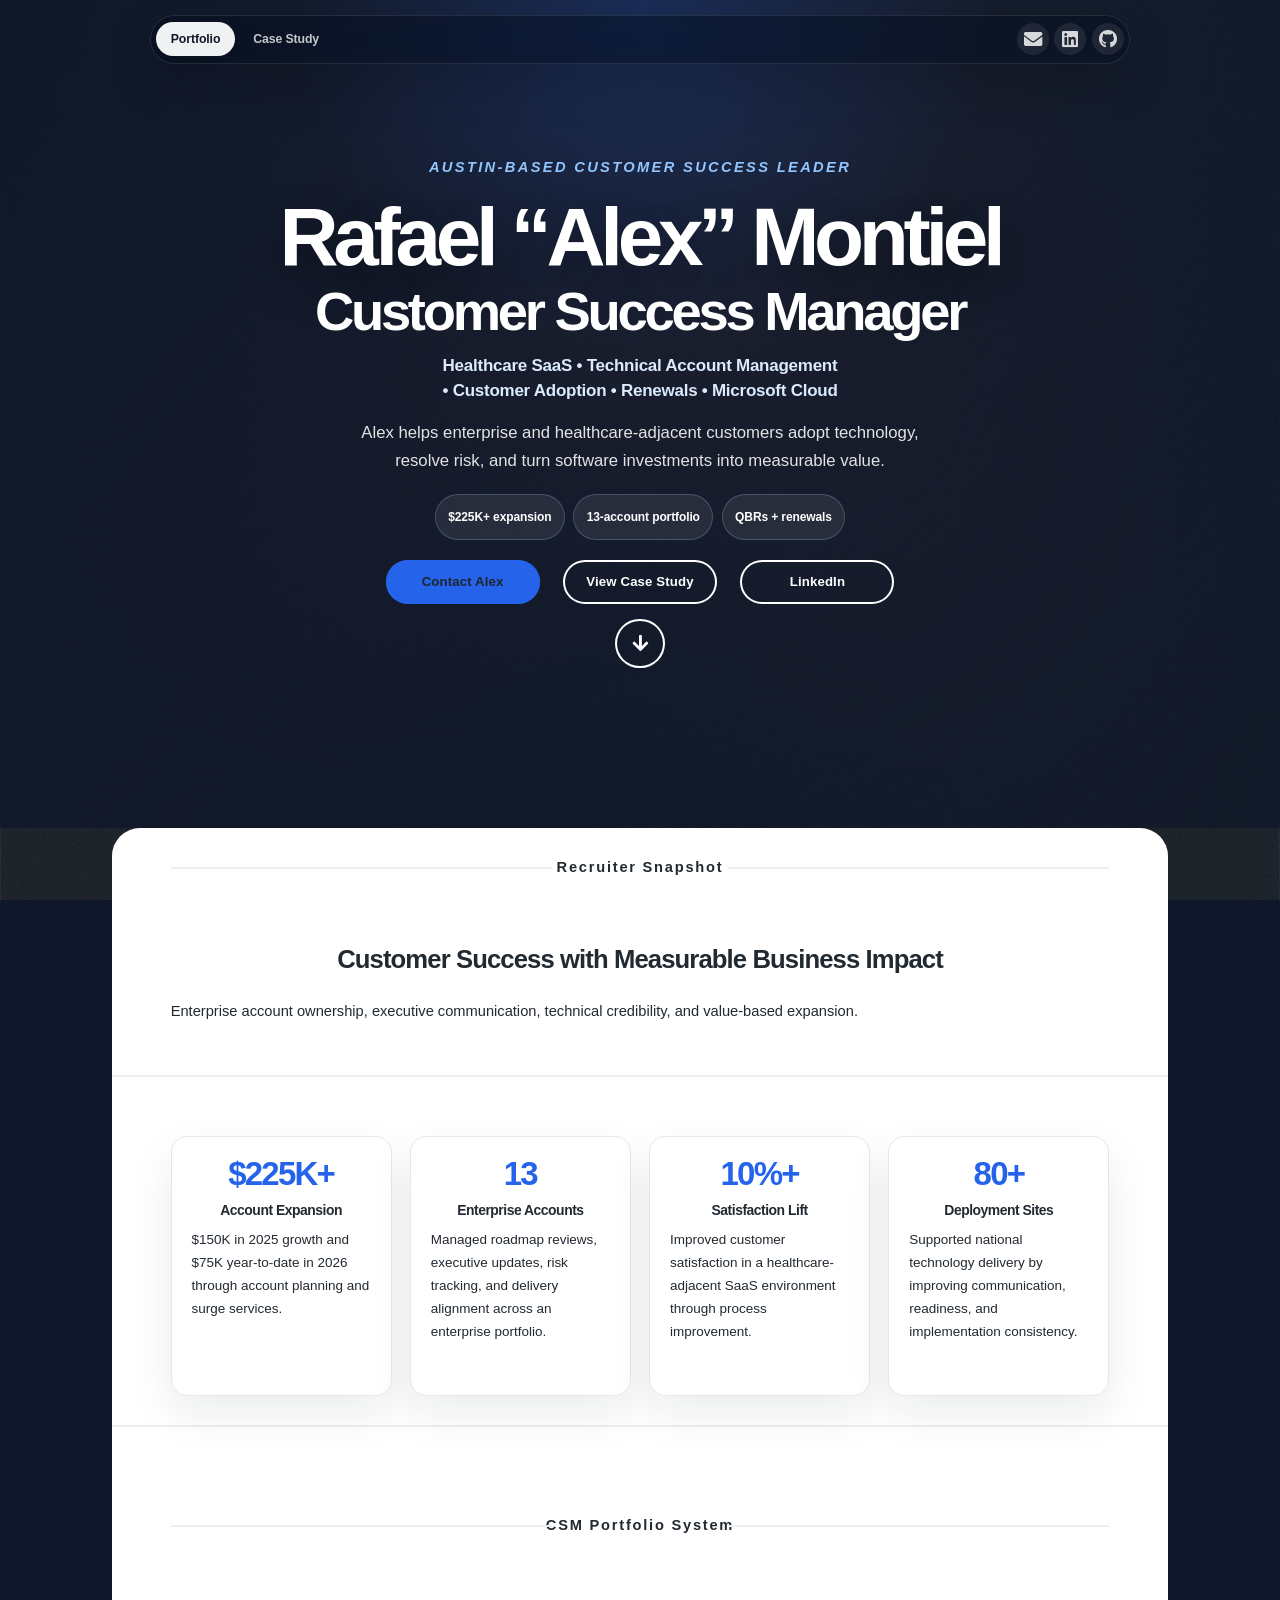
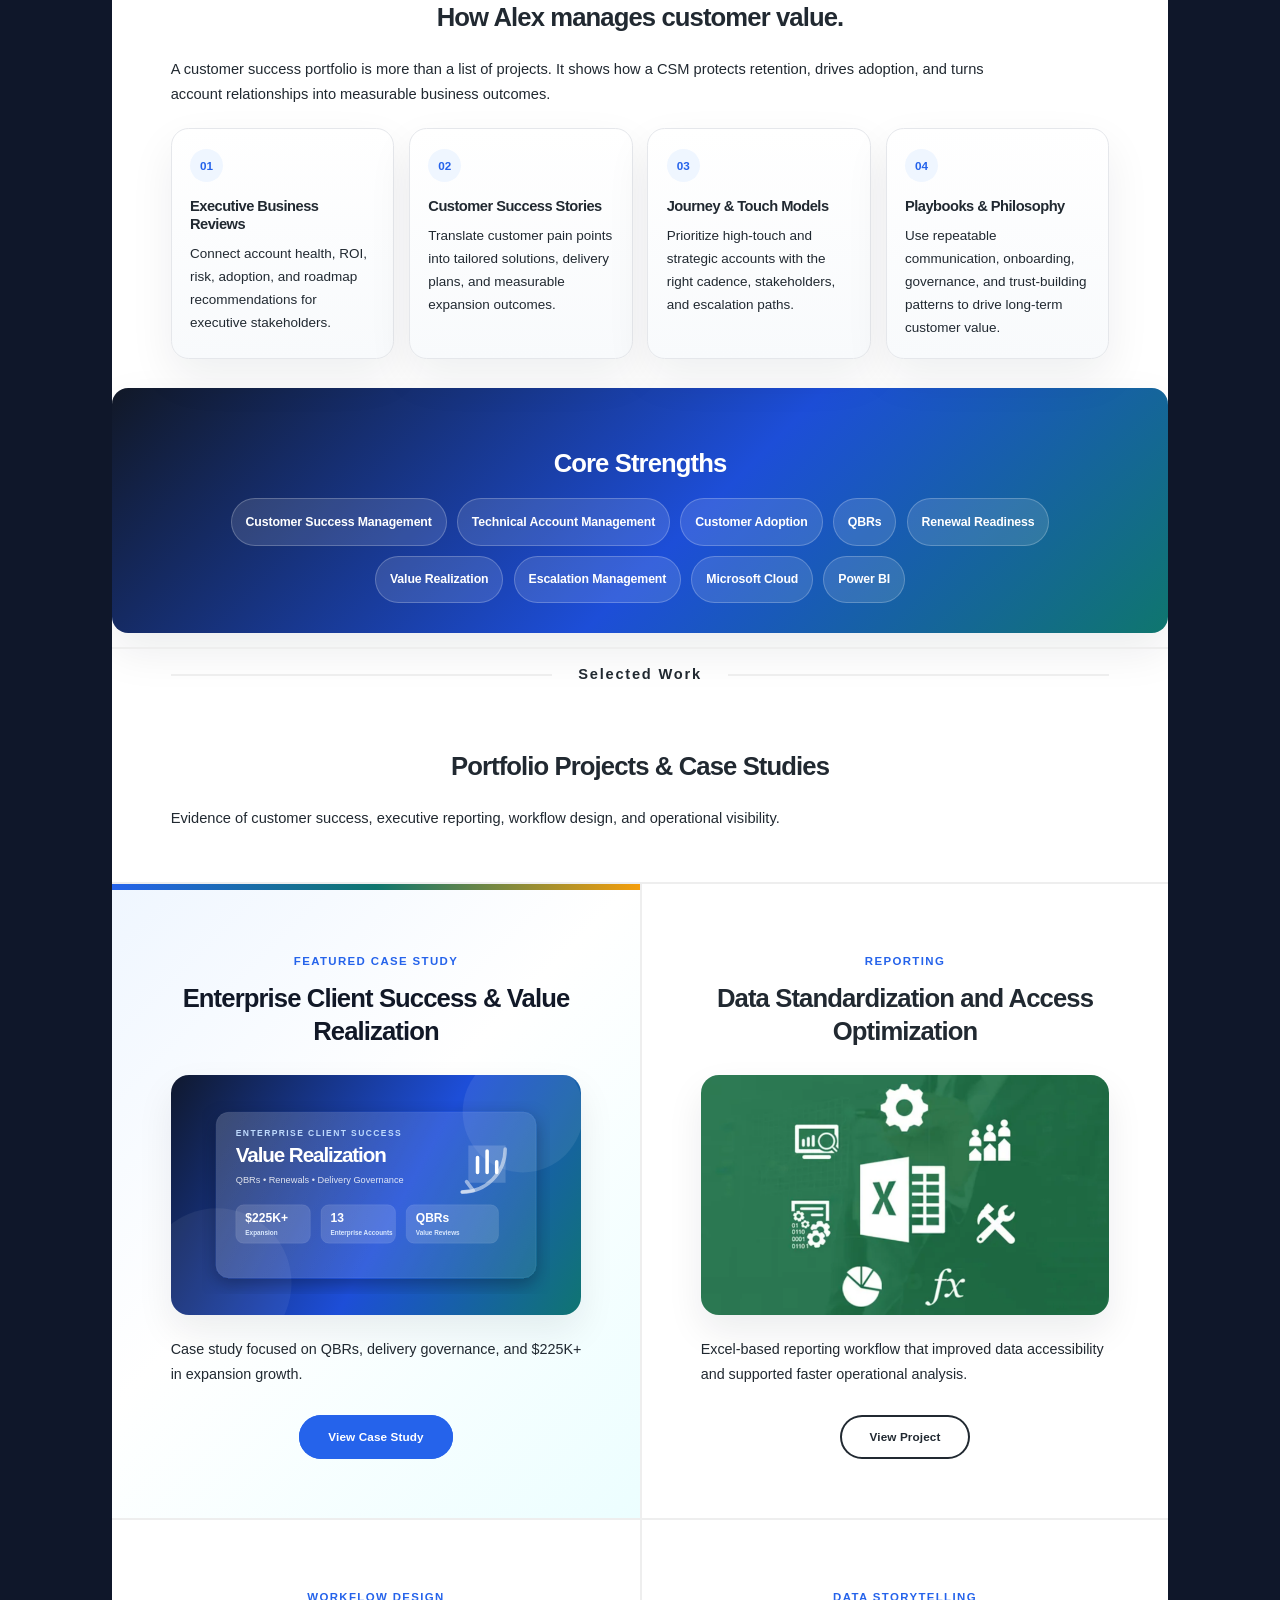
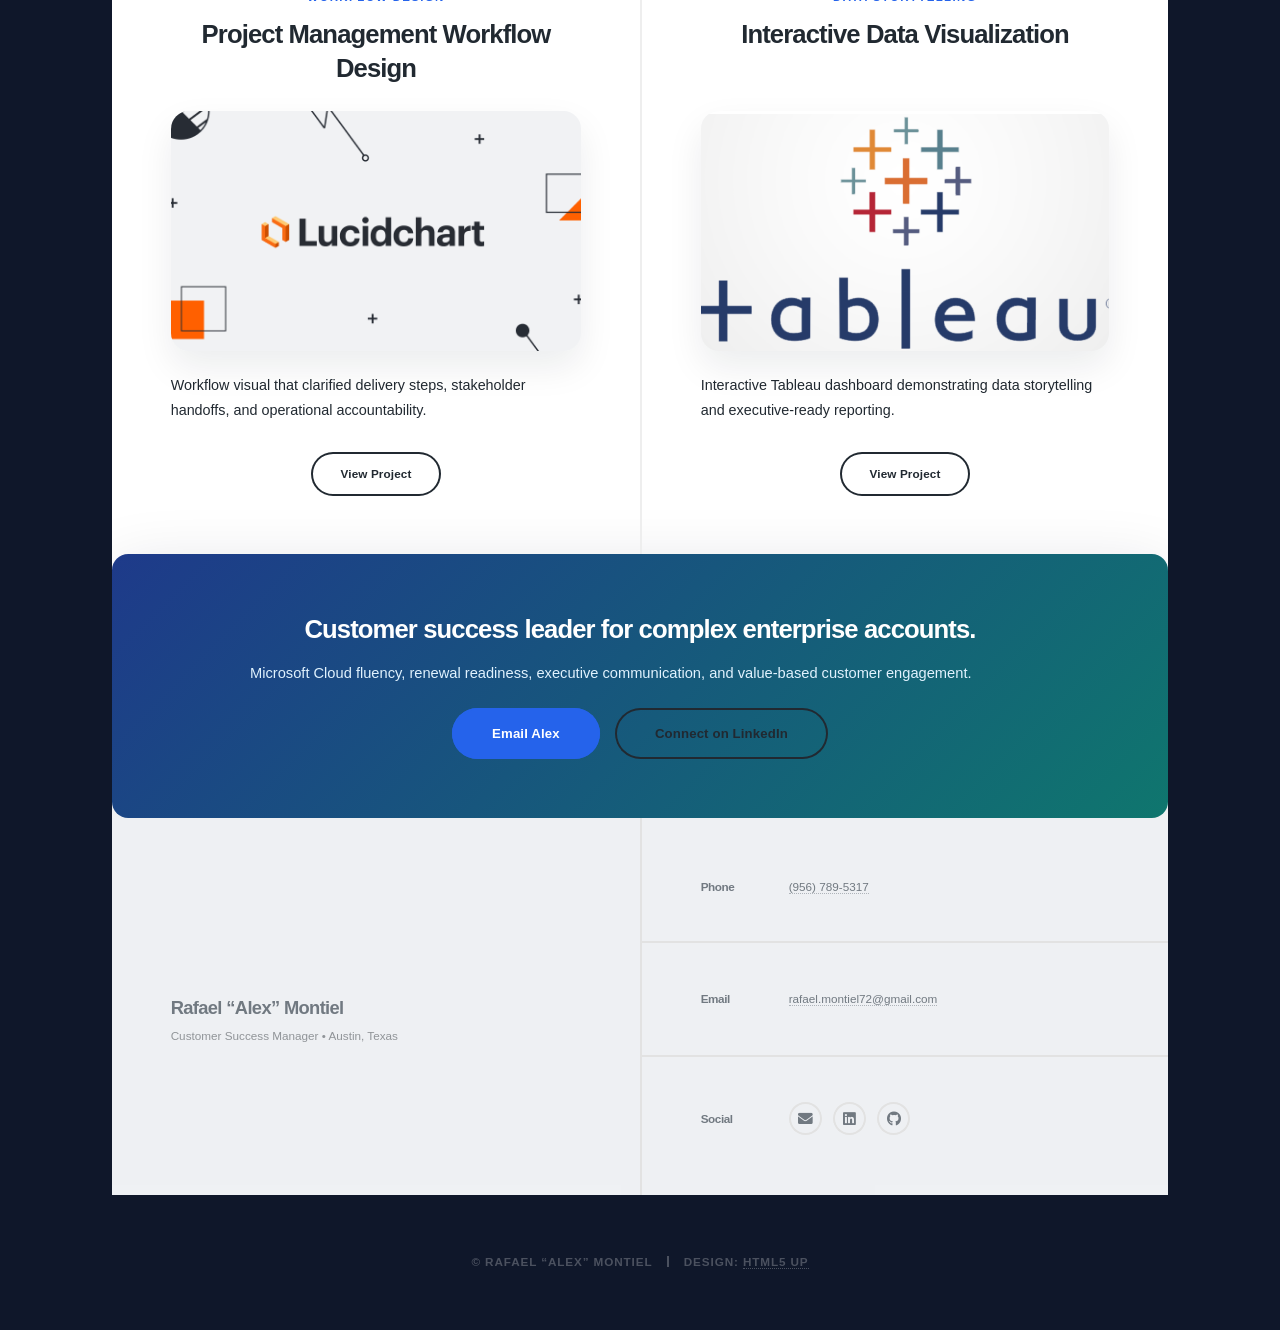
<file: index.html>
<!DOCTYPE HTML>
<!--
	Massively by HTML5 UP
	html5up.net | @ajlkn
	Free for personal and commercial use under the CCA 3.0 license (html5up.net/license)
-->
<html>
	<head>
		<title>Rafael “Alex” Montiel | Customer Success Manager</title>
		<meta charset="utf-8" />
		<meta name="viewport" content="width=device-width, initial-scale=1, user-scalable=no" />
		<meta name="description" content="Rafael Alex Montiel is a Customer Success Manager focused on enterprise accounts, healthcare SaaS, customer adoption, Microsoft Cloud, renewals, and account expansion." />
		<link rel="stylesheet" href="assets/css/main.css" />
		<link rel="stylesheet" href="assets/css/custom.css" />
		<link rel="stylesheet" href="assets/css/polish.css" />
		<link rel="stylesheet" href="assets/css/product-nav.css" />
		<noscript><link rel="stylesheet" href="assets/css/noscript.css" /></noscript>
	</head>
	<body class="is-preload alex-site">

		<!-- Wrapper -->
			<div id="wrapper" class="fade-in">

				<!-- Intro -->
					<div id="intro" class="alex-hero">
						<div class="hero-inner">
							<p class="eyebrow">Austin-based Customer Success Leader</p>
							<h1>Rafael “Alex” Montiel</h1>
							<h2>Customer Success Manager</h2>
							<p class="hero-subtitle">Healthcare SaaS • Technical Account Management • Customer Adoption • Renewals • Microsoft Cloud</p>
							<p class="hero-copy">Alex helps enterprise and healthcare-adjacent customers adopt technology, resolve risk, and turn software investments into measurable value.</p>
							<div class="hero-proof">
								<span>$225K+ expansion</span>
								<span>13-account portfolio</span>
								<span>QBRs + renewals</span>
							</div>
							<ul class="actions special hero-actions">
								<li><a href="mailto:rafael.montiel72@gmail.com" class="button primary">Contact Alex</a></li>
								<li><a href="case-study.html" class="button">View Case Study</a></li>
								<li><a href="https://www.linkedin.com/in/rafael-montiel95" class="button">LinkedIn</a></li>
							</ul>
						</div>
						<ul class="actions scroll-action">
							<li><a href="#main" class="button icon solid solo fa-arrow-down scrolly">Continue</a></li>
						</ul>
					</div>

				<!-- Header -->
					<header id="header">
						<a href="index.html" class="logo">Alex Montiel</a>
					</header>

				<!-- Nav -->
					<nav id="nav">
						<ul class="links">
							<li class="active"><a href="index.html">Portfolio</a></li>
							<li><a href="case-study.html">Case Study</a></li>
						</ul>
						<ul class="icons">
							<li><a href="mailto:rafael.montiel72@gmail.com" class="icon solid fa-envelope"><span class="label">Email</span></a></li>
							<li><a href="https://www.linkedin.com/in/rafael-montiel95" class="icon brands fa-linkedin"><span class="label">LinkedIn</span></a></li>
							<li><a href="https://github.com/RafaelMontiel" class="icon brands fa-github"><span class="label">GitHub</span></a></li>
						</ul>
					</nav>

				<!-- Main -->
					<div id="main">

						<!-- Metrics -->
							<header class="major section-heading compact-heading">
								<span class="date">Recruiter Snapshot</span>
								<h2>Customer Success with Measurable Business Impact</h2>
								<p>Enterprise account ownership, executive communication, technical credibility, and value-based expansion.</p>
							</header>

							<section class="metric-grid">
								<article>
									<span class="metric-number">$225K+</span>
									<h3>Account Expansion</h3>
									<p>$150K in 2025 growth and $75K year-to-date in 2026 through account planning and surge services.</p>
								</article>
								<article>
									<span class="metric-number">13</span>
									<h3>Enterprise Accounts</h3>
									<p>Managed roadmap reviews, executive updates, risk tracking, and delivery alignment across an enterprise portfolio.</p>
								</article>
								<article>
									<span class="metric-number">10%+</span>
									<h3>Satisfaction Lift</h3>
									<p>Improved customer satisfaction in a healthcare-adjacent SaaS environment through process improvement.</p>
								</article>
								<article>
									<span class="metric-number">80+</span>
									<h3>Deployment Sites</h3>
									<p>Supported national technology delivery by improving communication, readiness, and implementation consistency.</p>
								</article>
							</section>

						<!-- CSM Portfolio System -->
							<section class="csm-system-section">
								<header class="major section-heading compact-heading">
									<span class="date">CSM Portfolio System</span>
									<h2>How Alex manages customer value.</h2>
									<p>A customer success portfolio is more than a list of projects. It shows how a CSM protects retention, drives adoption, and turns account relationships into measurable business outcomes.</p>
								</header>
								<div class="csm-system-grid">
									<article>
										<span>01</span>
										<h3>Executive Business Reviews</h3>
										<p>Connect account health, ROI, risk, adoption, and roadmap recommendations for executive stakeholders.</p>
									</article>
									<article>
										<span>02</span>
										<h3>Customer Success Stories</h3>
										<p>Translate customer pain points into tailored solutions, delivery plans, and measurable expansion outcomes.</p>
									</article>
									<article>
										<span>03</span>
										<h3>Journey &amp; Touch Models</h3>
										<p>Prioritize high-touch and strategic accounts with the right cadence, stakeholders, and escalation paths.</p>
									</article>
									<article>
										<span>04</span>
										<h3>Playbooks &amp; Philosophy</h3>
										<p>Use repeatable communication, onboarding, governance, and trust-building patterns to drive long-term customer value.</p>
									</article>
								</div>
							</section>

						<!-- Skills -->
							<section class="skill-strip">
								<h2>Core Strengths</h2>
								<div class="chips">
									<span>Customer Success Management</span>
									<span>Technical Account Management</span>
									<span>Customer Adoption</span>
									<span>QBRs</span>
									<span>Renewal Readiness</span>
									<span>Value Realization</span>
									<span>Escalation Management</span>
									<span>Microsoft Cloud</span>
									<span>Power BI</span>
								</div>
							</section>

						<!-- Projects -->
							<header class="major section-heading compact-heading">
								<span class="date">Selected Work</span>
								<h2>Portfolio Projects &amp; Case Studies</h2>
								<p>Evidence of customer success, executive reporting, workflow design, and operational visibility.</p>
							</header>

							<section class="posts project-grid">
								<article class="case-feature">
									<header>
										<span class="project-label">Featured Case Study</span>
										<h2><a href="case-study.html">Enterprise Client Success &amp; Value Realization</a></h2>
									</header>
									<a href="case-study.html" class="image fit"><img src="images/client-success-case-study.svg" alt="Enterprise client success case study cover" /></a>
									<p>Case study focused on QBRs, delivery governance, and $225K+ in expansion growth.</p>
									<ul class="actions special">
										<li><a href="case-study.html" class="button primary">View Case Study</a></li>
									</ul>
								</article>
								<article>
									<header>
										<span class="project-label">Reporting</span>
										<h2><a href="https://1drv.ms/x/c/4909d6a53211a3e1/EeGjETKl1gkggEmCAAAAAAAB4zmbiMyWwoJrh-M13fNY0A?e=AVfJNj">Data Standardization and Access Optimization</a></h2>
									</header>
									<a href="https://1drv.ms/x/c/4909d6a53211a3e1/EeGjETKl1gkggEmCAAAAAAAB4zmbiMyWwoJrh-M13fNY0A?e=AVfJNj" class="image fit"><img src="images/Excel.png" alt="Excel dashboard project" /></a>
									<p>Excel-based reporting workflow that improved data accessibility and supported faster operational analysis.</p>
									<ul class="actions special">
										<li><a href="https://1drv.ms/x/c/4909d6a53211a3e1/EeGjETKl1gkggEmCAAAAAAAB4zmbiMyWwoJrh-M13fNY0A?e=AVfJNj" class="button">View Project</a></li>
									</ul>
								</article>
								<article>
									<header>
										<span class="project-label">Workflow Design</span>
										<h2><a href="https://lucid.app/lucidchart/884b542e-8a46-4d22-9d83-8531dd3bf115/view">Project Management Workflow Design</a></h2>
									</header>
									<a href="https://lucid.app/lucidchart/884b542e-8a46-4d22-9d83-8531dd3bf115/view" class="image fit"><img src="images/Lucidchart logo.png" alt="Lucidchart workflow project" /></a>
									<p>Workflow visual that clarified delivery steps, stakeholder handoffs, and operational accountability.</p>
									<ul class="actions special">
										<li><a href="https://lucid.app/lucidchart/884b542e-8a46-4d22-9d83-8531dd3bf115/view" class="button">View Project</a></li>
									</ul>
								</article>
								<article>
									<header>
										<span class="project-label">Data Storytelling</span>
										<h2><a href="https://public.tableau.com/app/profile/rafael.montiel/viz/AirBnBFullProject_17159127843790/Dashboard2?publish=yes">Interactive Data Visualization</a></h2>
									</header>
									<a href="https://public.tableau.com/app/profile/rafael.montiel/viz/AirBnBFullProject_17159127843790/Dashboard2?publish=yes" class="image fit"><img src="images/Tableau.png" alt="Tableau dashboard project" /></a>
									<p>Interactive Tableau dashboard demonstrating data storytelling and executive-ready reporting.</p>
									<ul class="actions special">
										<li><a href="https://public.tableau.com/app/profile/rafael.montiel/viz/AirBnBFullProject_17159127843790/Dashboard2?publish=yes" class="button">View Project</a></li>
									</ul>
								</article>
							</section>

							<section class="cta-panel final-cta">
								<h2>Customer success leader for complex enterprise accounts.</h2>
								<p>Microsoft Cloud fluency, renewal readiness, executive communication, and value-based customer engagement.</p>
								<ul class="actions special">
									<li><a href="mailto:rafael.montiel72@gmail.com" class="button primary large">Email Alex</a></li>
									<li><a href="https://www.linkedin.com/in/rafael-montiel95" class="button large">Connect on LinkedIn</a></li>
								</ul>
							</section>

					</div>

				<!-- Footer -->
					<footer id="footer" class="compact-footer">
						<section>
							<h2>Rafael “Alex” Montiel</h2>
							<p>Customer Success Manager • Austin, Texas</p>
						</section>
						<section class="split contact">
							<section>
								<h3>Phone</h3>
								<p><a href="tel:19567895317">(956) 789-5317</a></p>
							</section>
							<section>
								<h3>Email</h3>
								<p><a href="mailto:rafael.montiel72@gmail.com">rafael.montiel72@gmail.com</a></p>
							</section>
							<section>
								<h3>Social</h3>
								<ul class="icons alt">
									<li><a href="mailto:rafael.montiel72@gmail.com" class="icon solid alt fa-envelope"><span class="label">Email</span></a></li>
									<li><a href="https://www.linkedin.com/in/rafael-montiel95" class="icon brands alt fa-linkedin"><span class="label">LinkedIn</span></a></li>
									<li><a href="https://github.com/RafaelMontiel" class="icon brands alt fa-github"><span class="label">GitHub</span></a></li>
								</ul>
							</section>
						</section>
					</footer>

				<!-- Copyright -->
					<div id="copyright">
						<ul><li>&copy; Rafael “Alex” Montiel</li><li>Design: <a href="https://html5up.net">HTML5 UP</a></li></ul>
					</div>

			</div>

		<!-- Scripts -->
			<script src="assets/js/jquery.min.js"></script>
			<script src="assets/js/jquery.scrollex.min.js"></script>
			<script src="assets/js/jquery.scrolly.min.js"></script>
			<script src="assets/js/browser.min.js"></script>
			<script src="assets/js/breakpoints.min.js"></script>
			<script src="assets/js/util.js"></script>
			<script src="assets/js/main.js"></script>

	</body>
</html>
</file>
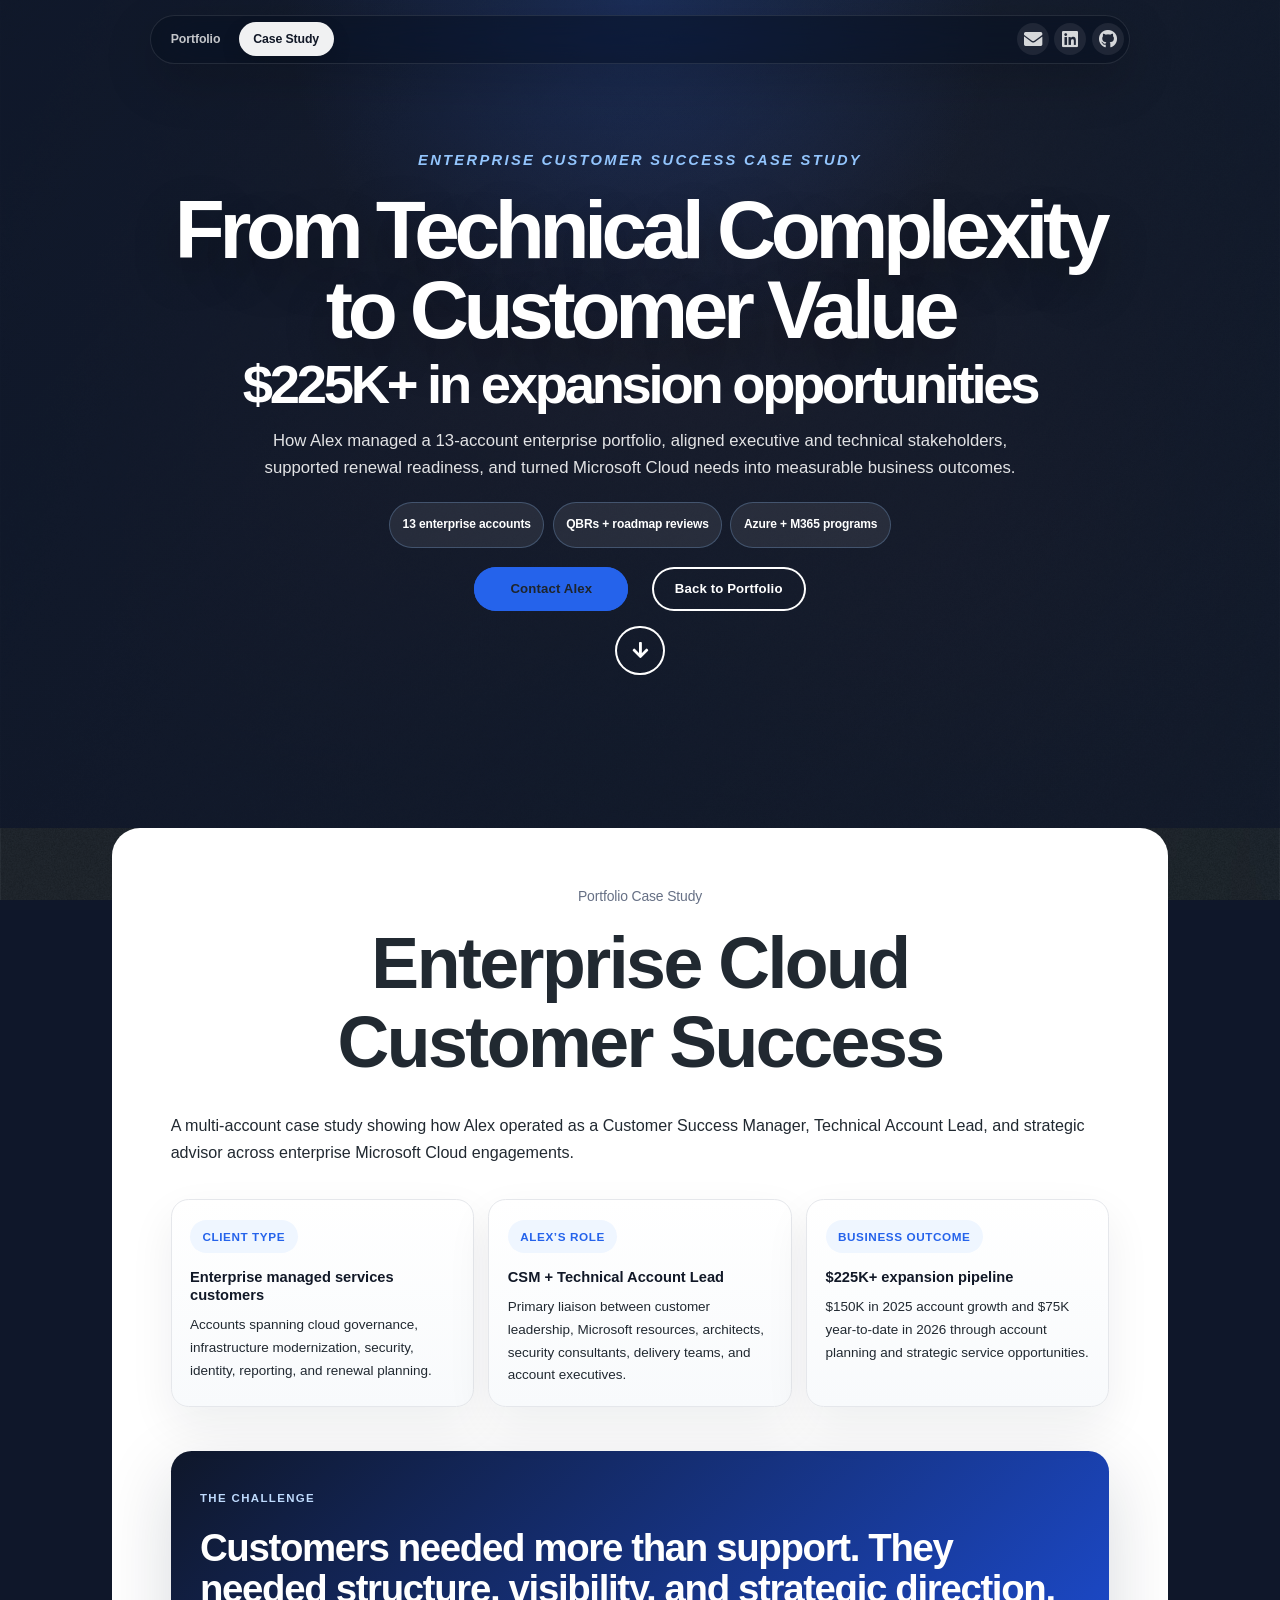
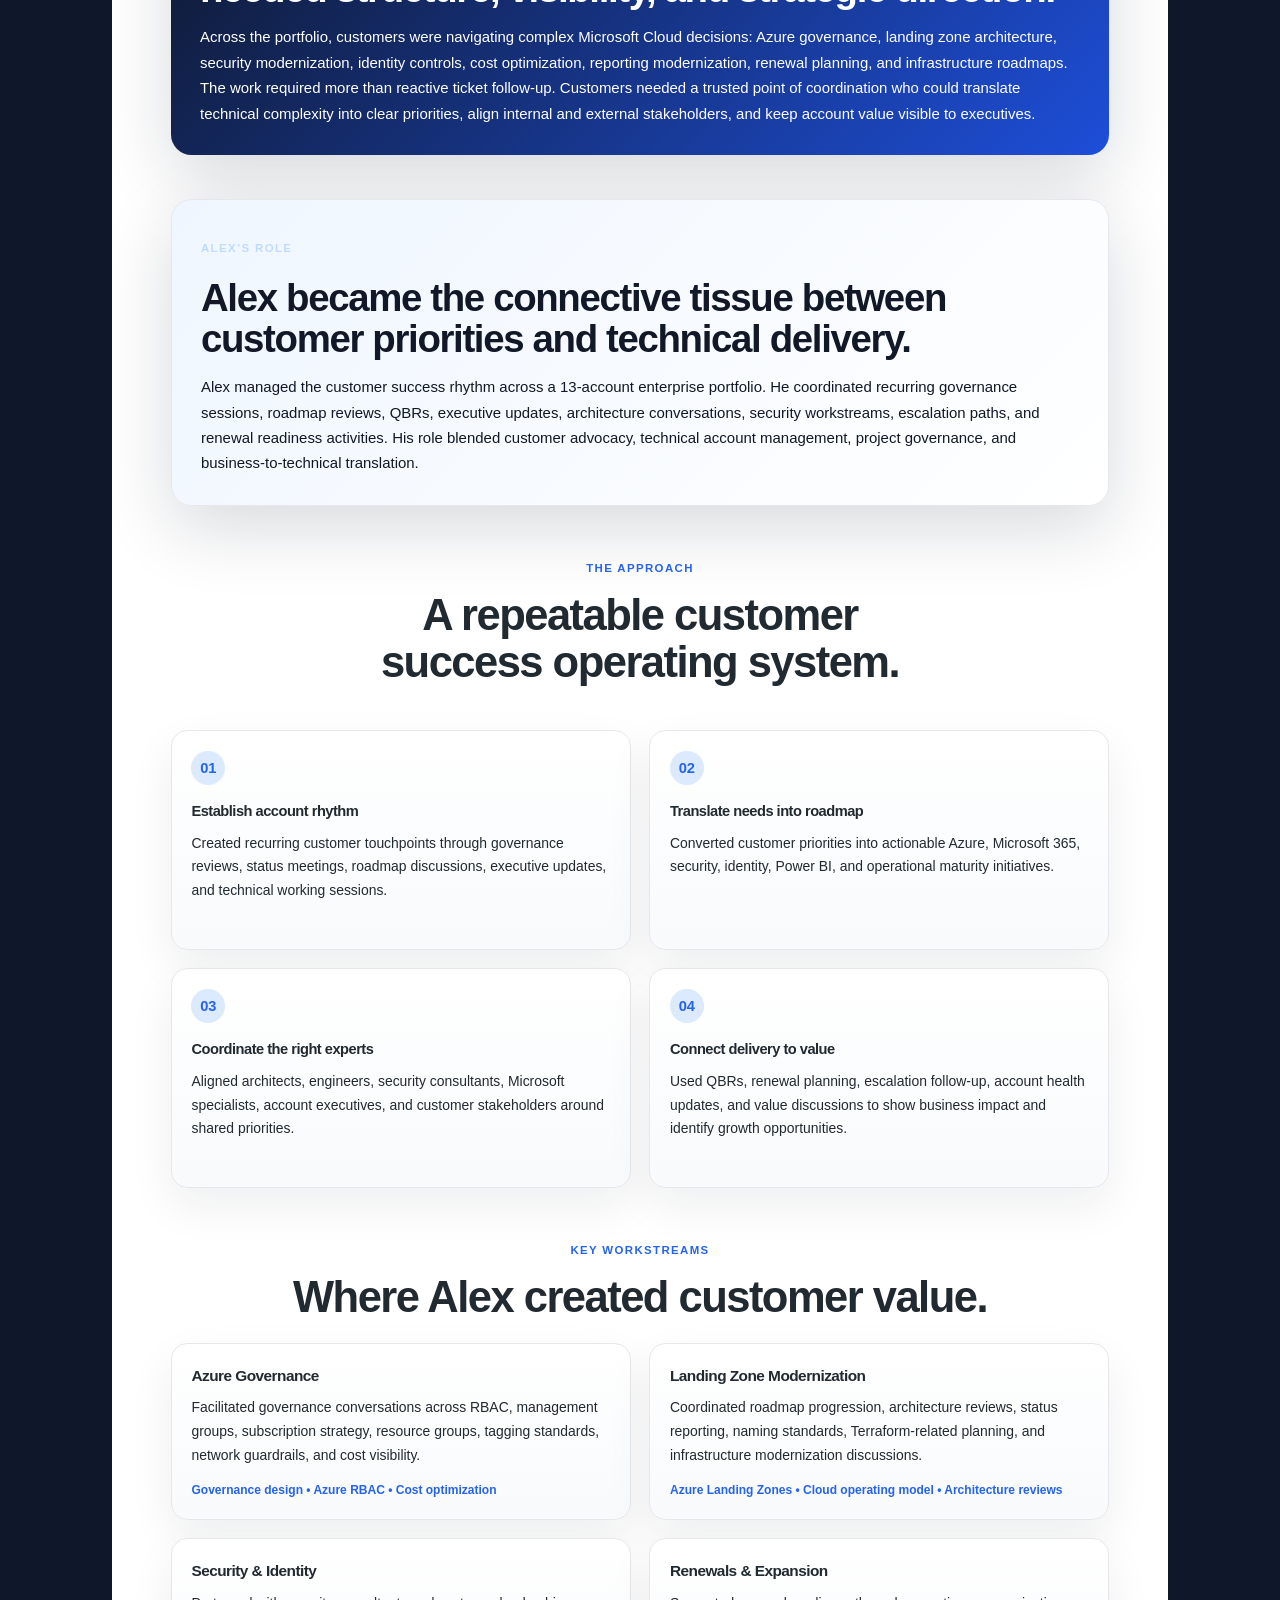
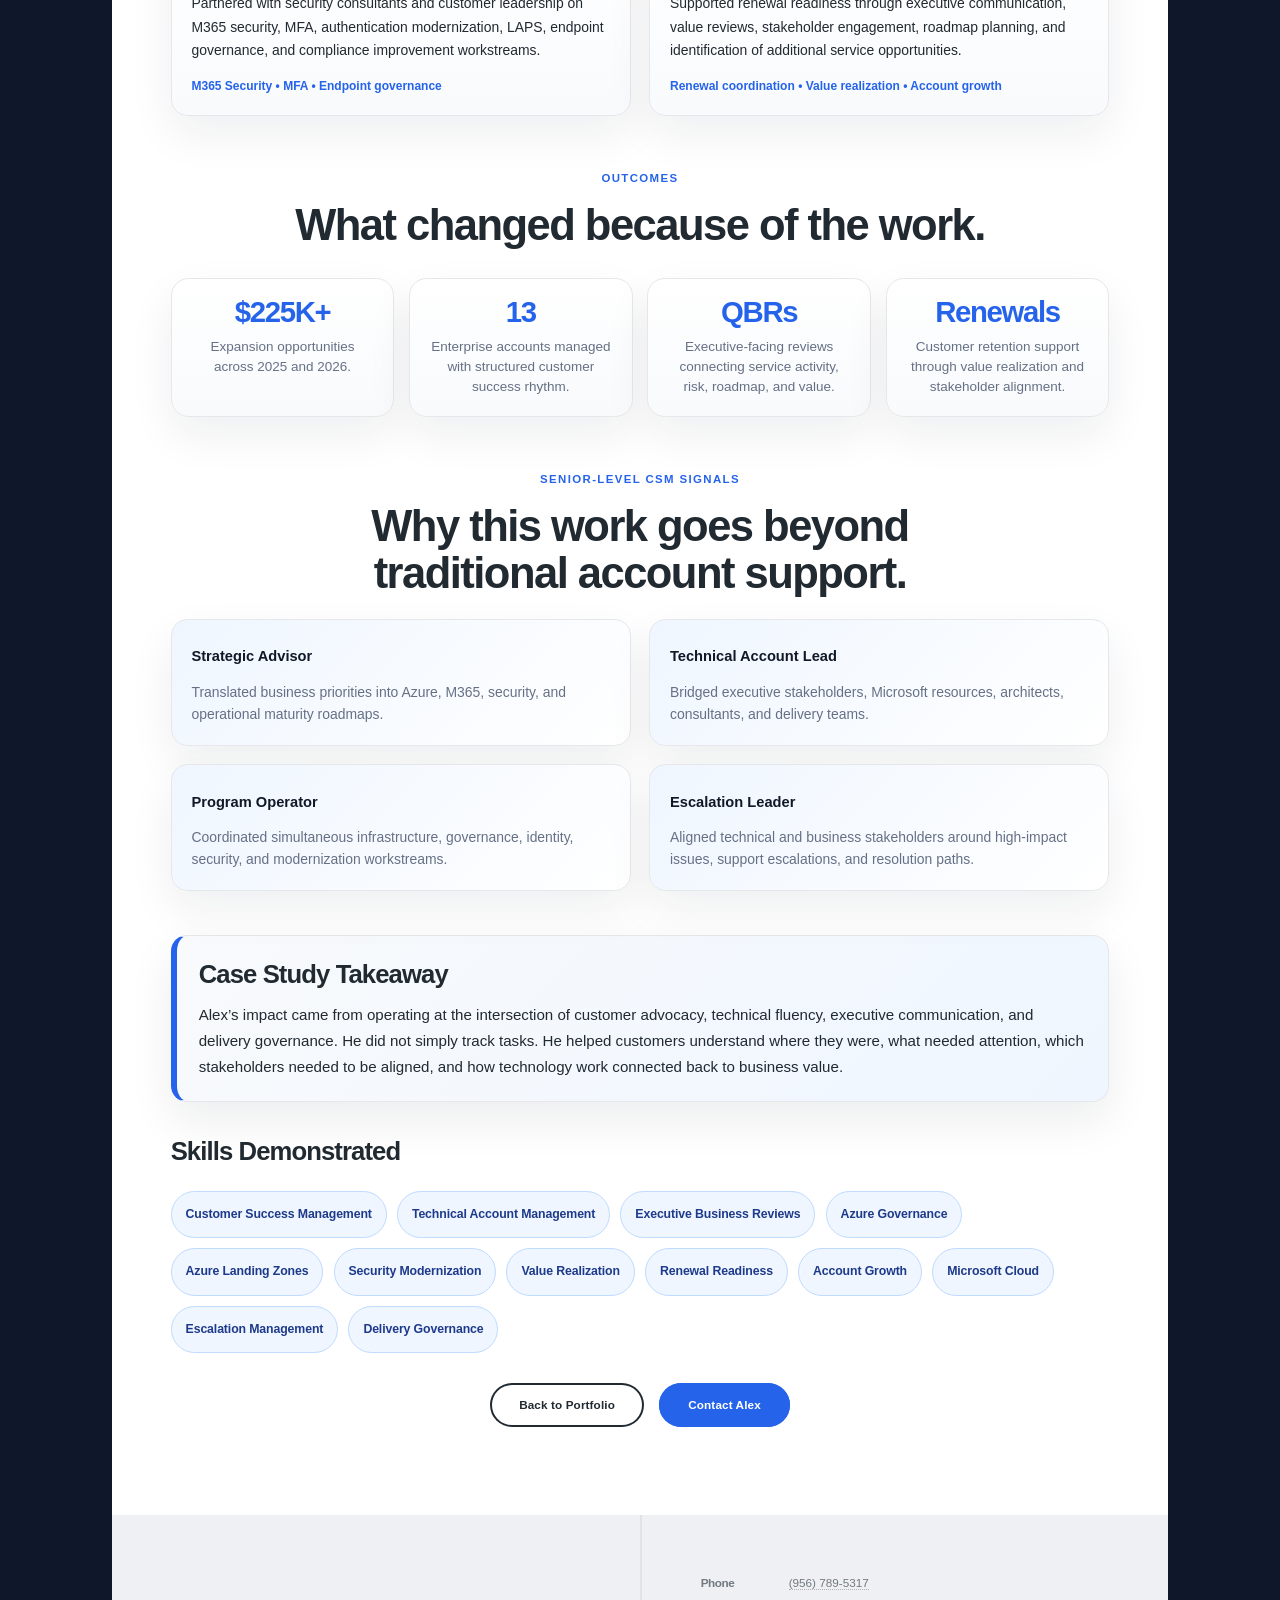
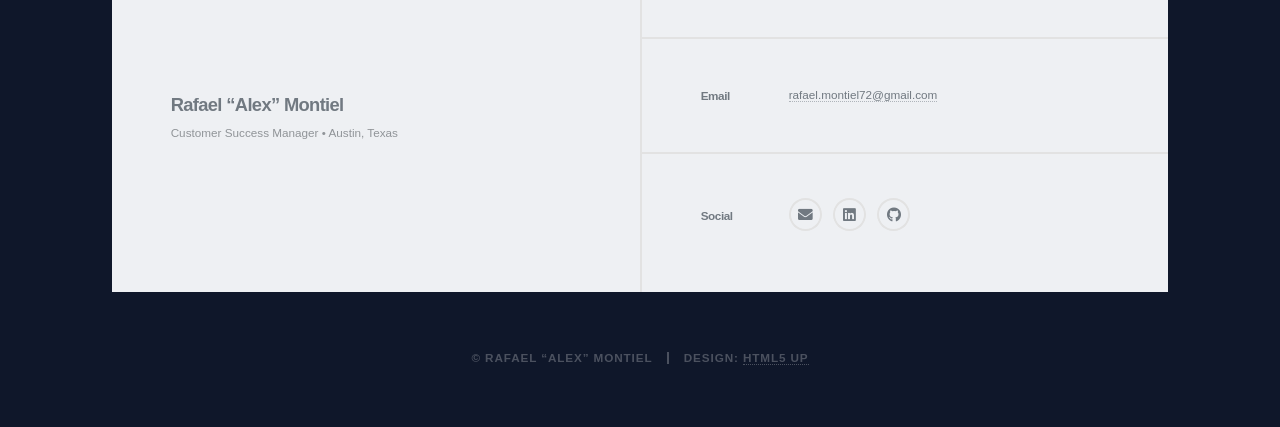
<file: case-study.html>
<!DOCTYPE HTML>
<!--
	Massively by HTML5 UP
	html5up.net | @ajlkn
	Free for personal and commercial use under the CCA 3.0 license (html5up.net/license)
-->
<html>
	<head>
		<title>Enterprise Client Success Case Study | Rafael “Alex” Montiel</title>
		<meta charset="utf-8" />
		<meta name="viewport" content="width=device-width, initial-scale=1, user-scalable=no" />
		<meta name="description" content="A real customer success case study for Rafael Alex Montiel showing how he managed enterprise cloud accounts, led QBRs, supported renewals, coordinated Microsoft Cloud workstreams, and drove $225K+ in expansion opportunities." />
		<link rel="stylesheet" href="assets/css/main.css" />
		<link rel="stylesheet" href="assets/css/custom.css" />
		<link rel="stylesheet" href="assets/css/polish.css" />
		<link rel="stylesheet" href="assets/css/product-nav.css" />
		<noscript><link rel="stylesheet" href="assets/css/noscript.css" /></noscript>
	</head>
	<body class="is-preload alex-site case-page">

		<!-- Wrapper -->
			<div id="wrapper" class="fade-in">

				<!-- Intro -->
					<div id="intro" class="alex-hero case-hero-intro">
						<div class="hero-inner">
							<p class="eyebrow">Enterprise Customer Success Case Study</p>
							<h1>From Technical Complexity to Customer Value</h1>
							<h2>$225K+ in expansion opportunities</h2>
							<p class="hero-copy">How Alex managed a 13-account enterprise portfolio, aligned executive and technical stakeholders, supported renewal readiness, and turned Microsoft Cloud needs into measurable business outcomes.</p>
							<div class="hero-proof">
								<span>13 enterprise accounts</span>
								<span>QBRs + roadmap reviews</span>
								<span>Azure + M365 programs</span>
							</div>
							<ul class="actions special hero-actions">
								<li><a href="mailto:rafael.montiel72@gmail.com" class="button primary">Contact Alex</a></li>
								<li><a href="index.html" class="button">Back to Portfolio</a></li>
							</ul>
						</div>
						<ul class="actions scroll-action">
							<li><a href="#main" class="button icon solid solo fa-arrow-down scrolly">Continue</a></li>
						</ul>
					</div>

				<!-- Header -->
					<header id="header">
						<a href="index.html" class="logo">Alex Montiel</a>
					</header>

				<!-- Nav -->
					<nav id="nav">
						<ul class="links">
							<li><a href="index.html">Portfolio</a></li>
							<li class="active"><a href="case-study.html">Case Study</a></li>
						</ul>
						<ul class="icons">
							<li><a href="mailto:rafael.montiel72@gmail.com" class="icon solid fa-envelope"><span class="label">Email</span></a></li>
							<li><a href="https://www.linkedin.com/in/rafael-montiel95" class="icon brands fa-linkedin"><span class="label">LinkedIn</span></a></li>
							<li><a href="https://github.com/RafaelMontiel" class="icon brands fa-github"><span class="label">GitHub</span></a></li>
						</ul>
					</nav>

				<!-- Main -->
					<div id="main">

						<!-- Post -->
							<section class="post case-study-content true-case-study">
								<header class="major compact-case-header">
									<span class="date">Portfolio Case Study</span>
									<h1>Enterprise Cloud Customer Success</h1>
									<p>A multi-account case study showing how Alex operated as a Customer Success Manager, Technical Account Lead, and strategic advisor across enterprise Microsoft Cloud engagements.</p>
								</header>

								<section class="case-overview-grid">
									<article>
										<span>Client Type</span>
										<strong>Enterprise managed services customers</strong>
										<p>Accounts spanning cloud governance, infrastructure modernization, security, identity, reporting, and renewal planning.</p>
									</article>
									<article>
										<span>Alex’s Role</span>
										<strong>CSM + Technical Account Lead</strong>
										<p>Primary liaison between customer leadership, Microsoft resources, architects, security consultants, delivery teams, and account executives.</p>
									</article>
									<article>
										<span>Business Outcome</span>
										<strong>$225K+ expansion pipeline</strong>
										<p>$150K in 2025 account growth and $75K year-to-date in 2026 through account planning and strategic service opportunities.</p>
									</article>
								</section>

								<section class="case-story-block">
									<span class="case-label">The Challenge</span>
									<h2>Customers needed more than support. They needed structure, visibility, and strategic direction.</h2>
									<p>Across the portfolio, customers were navigating complex Microsoft Cloud decisions: Azure governance, landing zone architecture, security modernization, identity controls, cost optimization, reporting modernization, renewal planning, and infrastructure roadmaps. The work required more than reactive ticket follow-up. Customers needed a trusted point of coordination who could translate technical complexity into clear priorities, align internal and external stakeholders, and keep account value visible to executives.</p>
								</section>

								<section class="case-story-block light">
									<span class="case-label">Alex’s Role</span>
									<h2>Alex became the connective tissue between customer priorities and technical delivery.</h2>
									<p>Alex managed the customer success rhythm across a 13-account enterprise portfolio. He coordinated recurring governance sessions, roadmap reviews, QBRs, executive updates, architecture conversations, security workstreams, escalation paths, and renewal readiness activities. His role blended customer advocacy, technical account management, project governance, and business-to-technical translation.</p>
								</section>

								<section class="case-approach-section">
									<header class="mini-section-heading">
										<span>The Approach</span>
										<h2>A repeatable customer success operating system.</h2>
									</header>
									<div class="case-steps">
										<article>
											<span>01</span>
											<h3>Establish account rhythm</h3>
											<p>Created recurring customer touchpoints through governance reviews, status meetings, roadmap discussions, executive updates, and technical working sessions.</p>
										</article>
										<article>
											<span>02</span>
											<h3>Translate needs into roadmap</h3>
											<p>Converted customer priorities into actionable Azure, Microsoft 365, security, identity, Power BI, and operational maturity initiatives.</p>
										</article>
										<article>
											<span>03</span>
											<h3>Coordinate the right experts</h3>
											<p>Aligned architects, engineers, security consultants, Microsoft specialists, account executives, and customer stakeholders around shared priorities.</p>
										</article>
										<article>
											<span>04</span>
											<h3>Connect delivery to value</h3>
											<p>Used QBRs, renewal planning, escalation follow-up, account health updates, and value discussions to show business impact and identify growth opportunities.</p>
										</article>
									</div>
								</section>

								<section class="workstream-section">
									<header class="mini-section-heading">
										<span>Key Workstreams</span>
										<h2>Where Alex created customer value.</h2>
									</header>
									<div class="account-proof-grid">
										<article>
											<h3>Azure Governance</h3>
											<p>Facilitated governance conversations across RBAC, management groups, subscription strategy, resource groups, tagging standards, network guardrails, and cost visibility.</p>
											<span>Governance design • Azure RBAC • Cost optimization</span>
										</article>
										<article>
											<h3>Landing Zone Modernization</h3>
											<p>Coordinated roadmap progression, architecture reviews, status reporting, naming standards, Terraform-related planning, and infrastructure modernization discussions.</p>
											<span>Azure Landing Zones • Cloud operating model • Architecture reviews</span>
										</article>
										<article>
											<h3>Security &amp; Identity</h3>
											<p>Partnered with security consultants and customer leadership on M365 security, MFA, authentication modernization, LAPS, endpoint governance, and compliance improvement workstreams.</p>
											<span>M365 Security • MFA • Endpoint governance</span>
										</article>
										<article>
											<h3>Renewals &amp; Expansion</h3>
											<p>Supported renewal readiness through executive communication, value reviews, stakeholder engagement, roadmap planning, and identification of additional service opportunities.</p>
											<span>Renewal coordination • Value realization • Account growth</span>
										</article>
									</div>
								</section>

								<section class="case-outcomes-section">
									<header class="mini-section-heading">
										<span>Outcomes</span>
										<h2>What changed because of the work.</h2>
									</header>
									<div class="case-outcome-grid">
										<article><strong>$225K+</strong><span>Expansion opportunities across 2025 and 2026.</span></article>
										<article><strong>13</strong><span>Enterprise accounts managed with structured customer success rhythm.</span></article>
										<article><strong>QBRs</strong><span>Executive-facing reviews connecting service activity, risk, roadmap, and value.</span></article>
										<article><strong>Renewals</strong><span>Customer retention support through value realization and stakeholder alignment.</span></article>
									</div>
								</section>

								<section class="senior-signals-section">
									<header class="mini-section-heading">
										<span>Senior-Level CSM Signals</span>
										<h2>Why this work goes beyond traditional account support.</h2>
									</header>
									<div class="signal-grid">
										<article><strong>Strategic Advisor</strong><span>Translated business priorities into Azure, M365, security, and operational maturity roadmaps.</span></article>
										<article><strong>Technical Account Lead</strong><span>Bridged executive stakeholders, Microsoft resources, architects, consultants, and delivery teams.</span></article>
										<article><strong>Program Operator</strong><span>Coordinated simultaneous infrastructure, governance, identity, security, and modernization workstreams.</span></article>
										<article><strong>Escalation Leader</strong><span>Aligned technical and business stakeholders around high-impact issues, support escalations, and resolution paths.</span></article>
									</div>
								</section>

								<section class="result-panel case-study-note">
									<h2>Case Study Takeaway</h2>
									<p>Alex’s impact came from operating at the intersection of customer advocacy, technical fluency, executive communication, and delivery governance. He did not simply track tasks. He helped customers understand where they were, what needed attention, which stakeholders needed to be aligned, and how technology work connected back to business value.</p>
								</section>

								<h2>Skills Demonstrated</h2>
								<div class="chips compact">
									<span>Customer Success Management</span>
									<span>Technical Account Management</span>
									<span>Executive Business Reviews</span>
									<span>Azure Governance</span>
									<span>Azure Landing Zones</span>
									<span>Security Modernization</span>
									<span>Value Realization</span>
									<span>Renewal Readiness</span>
									<span>Account Growth</span>
									<span>Microsoft Cloud</span>
									<span>Escalation Management</span>
									<span>Delivery Governance</span>
								</div>

								<ul class="actions special">
									<li><a href="index.html" class="button">Back to Portfolio</a></li>
									<li><a href="mailto:rafael.montiel72@gmail.com" class="button primary">Contact Alex</a></li>
								</ul>
							</section>

					</div>

				<!-- Footer -->
					<footer id="footer" class="compact-footer">
						<section>
							<h2>Rafael “Alex” Montiel</h2>
							<p>Customer Success Manager • Austin, Texas</p>
						</section>
						<section class="split contact">
							<section>
								<h3>Phone</h3>
								<p><a href="tel:19567895317">(956) 789-5317</a></p>
							</section>
							<section>
								<h3>Email</h3>
								<p><a href="mailto:rafael.montiel72@gmail.com">rafael.montiel72@gmail.com</a></p>
							</section>
							<section>
								<h3>Social</h3>
								<ul class="icons alt">
									<li><a href="mailto:rafael.montiel72@gmail.com" class="icon solid alt fa-envelope"><span class="label">Email</span></a></li>
									<li><a href="https://www.linkedin.com/in/rafael-montiel95" class="icon brands alt fa-linkedin"><span class="label">LinkedIn</span></a></li>
									<li><a href="https://github.com/RafaelMontiel" class="icon brands alt fa-github"><span class="label">GitHub</span></a></li>
								</ul>
							</section>
						</section>
					</footer>

				<!-- Copyright -->
					<div id="copyright">
						<ul><li>&copy; Rafael “Alex” Montiel</li><li>Design: <a href="https://html5up.net">HTML5 UP</a></li></ul>
					</div>

			</div>

		<!-- Scripts -->
			<script src="assets/js/jquery.min.js"></script>
			<script src="assets/js/jquery.scrollex.min.js"></script>
			<script src="assets/js/jquery.scrolly.min.js"></script>
			<script src="assets/js/browser.min.js"></script>
			<script src="assets/js/breakpoints.min.js"></script>
			<script src="assets/js/util.js"></script>
			<script src="assets/js/main.js"></script>

	</body>
</html>
</file>
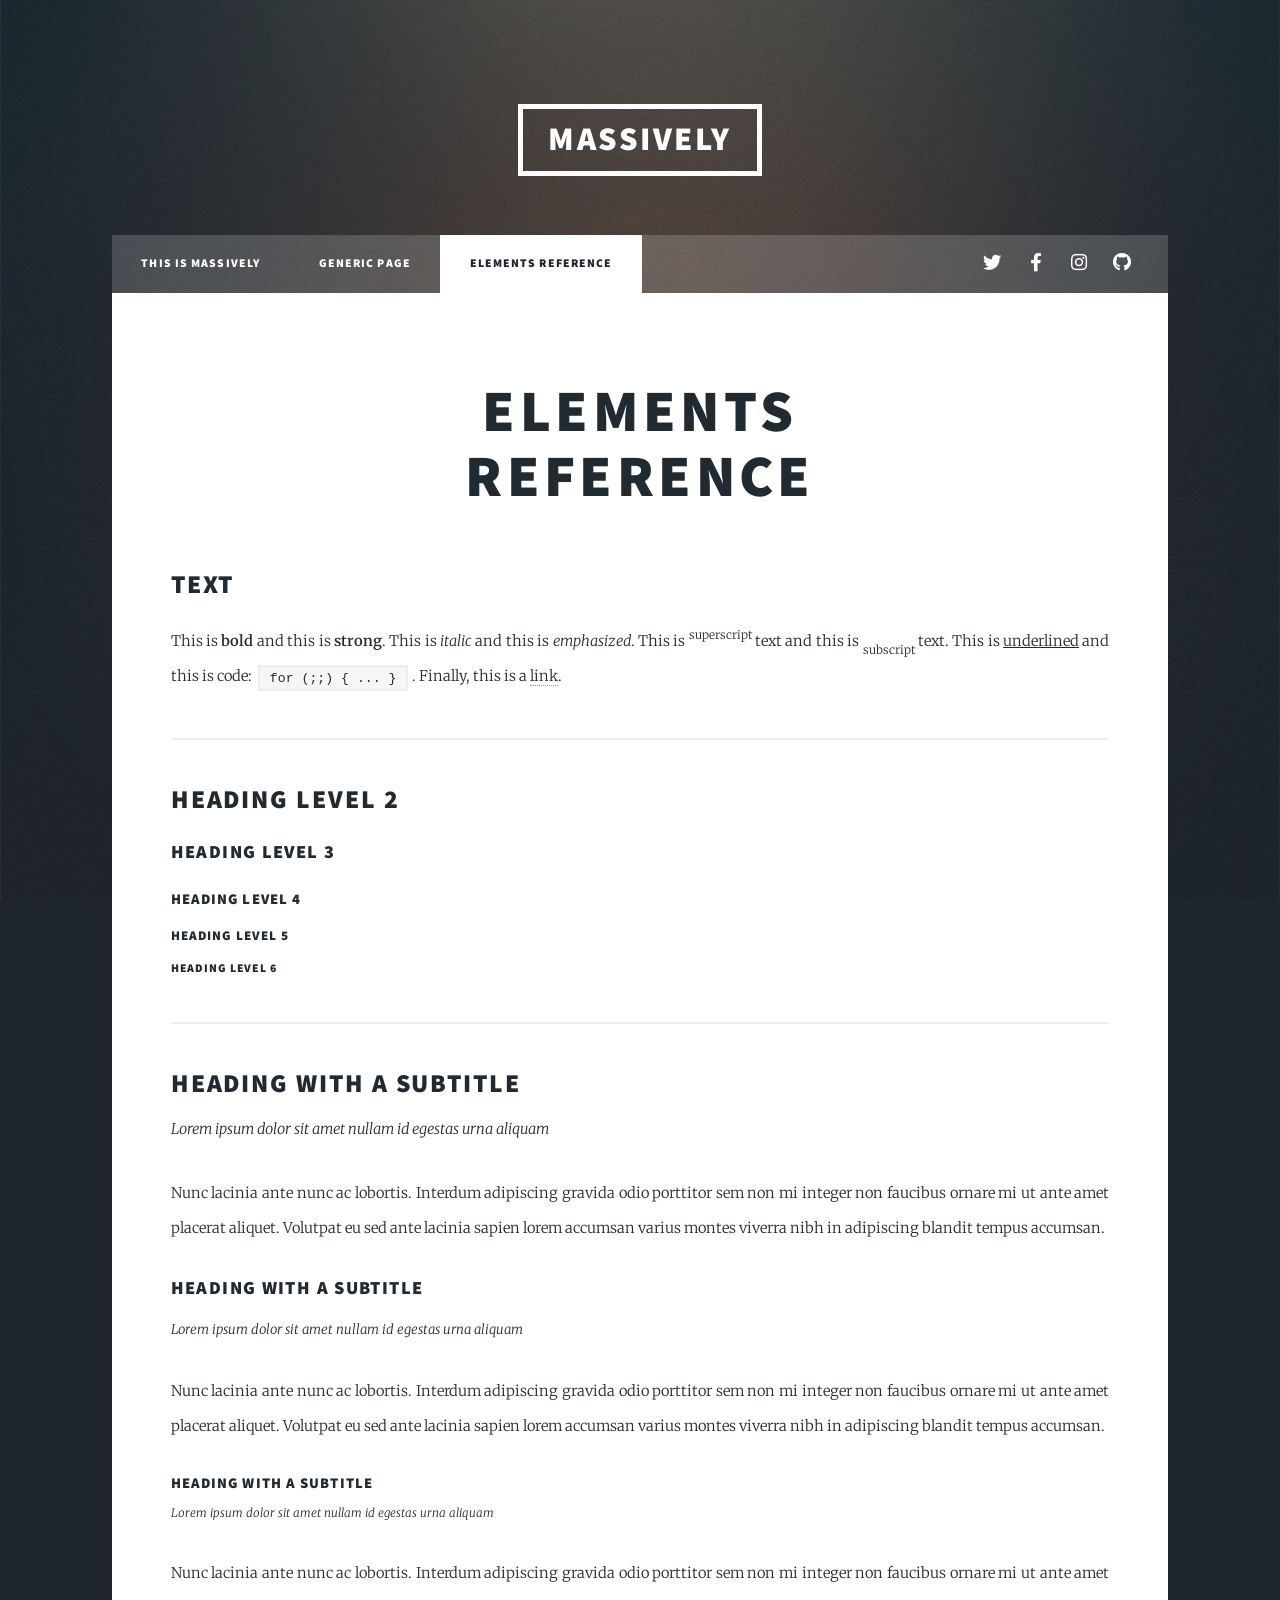
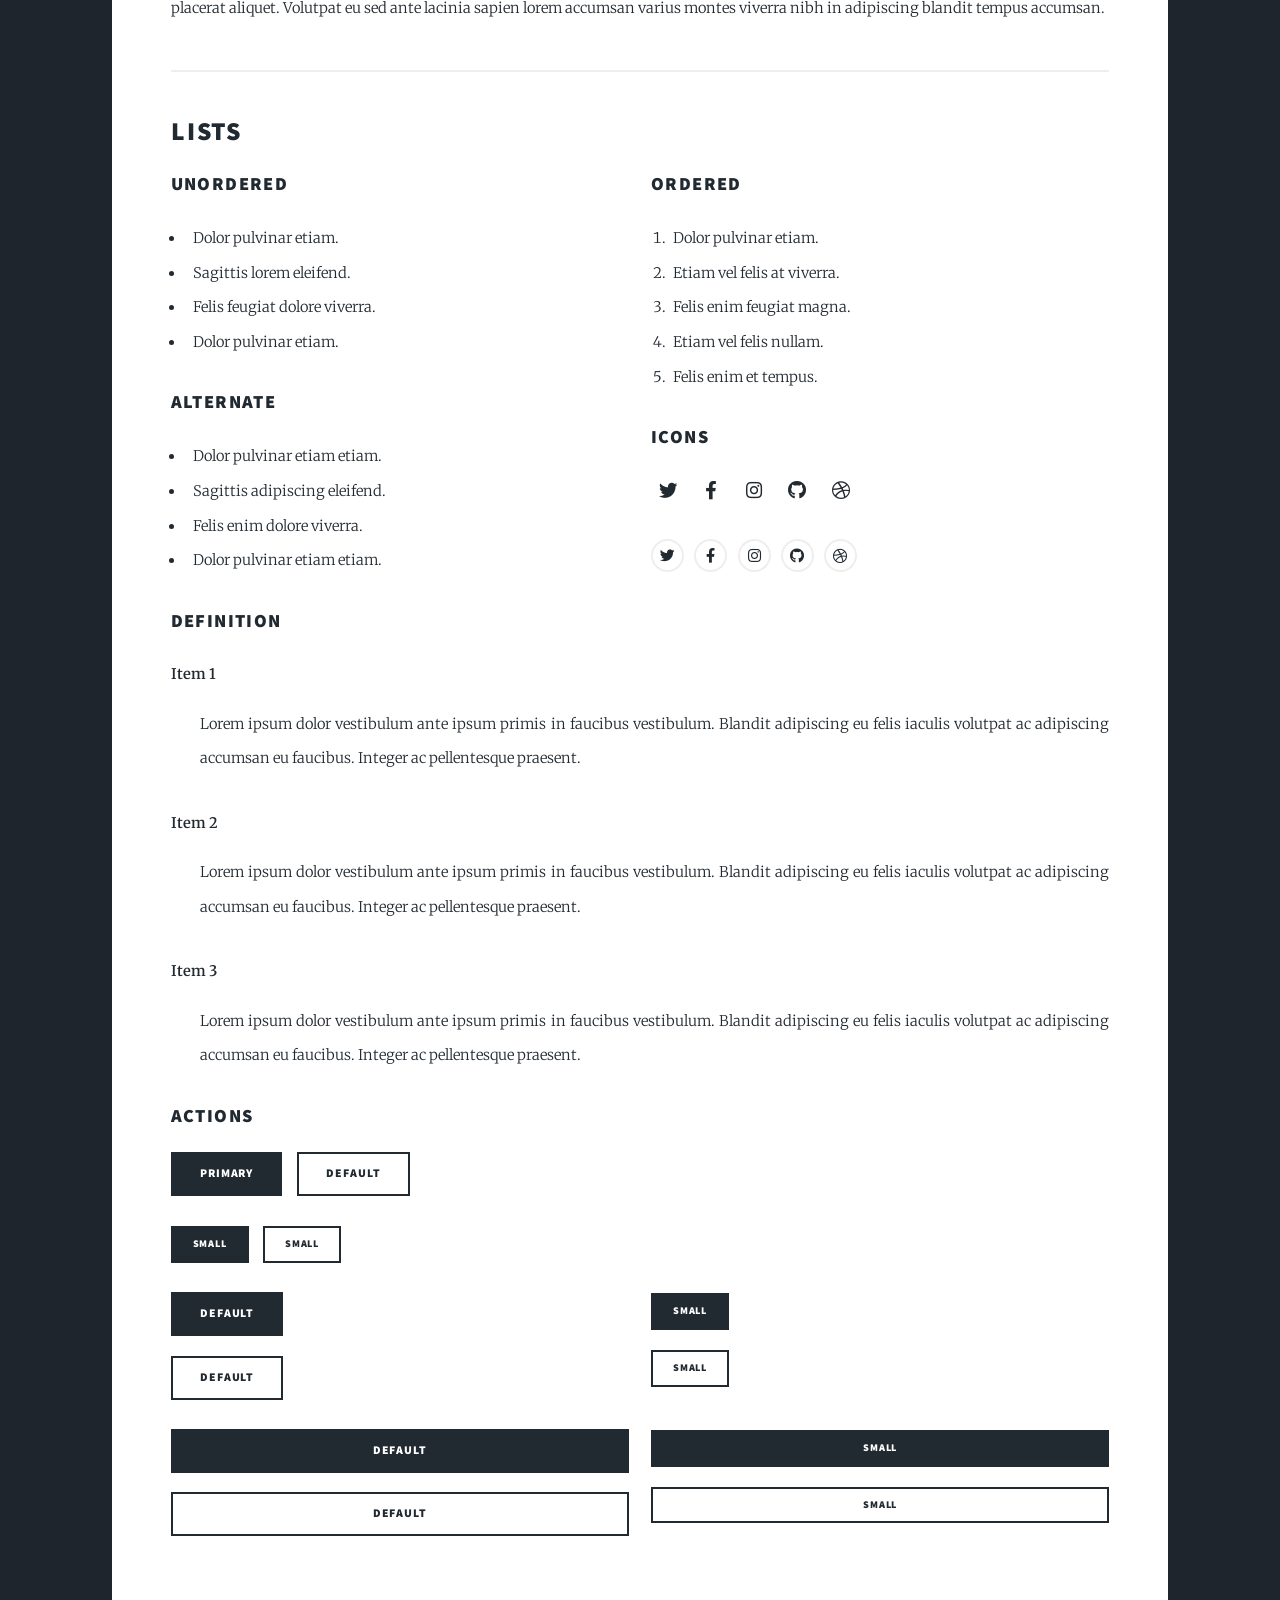
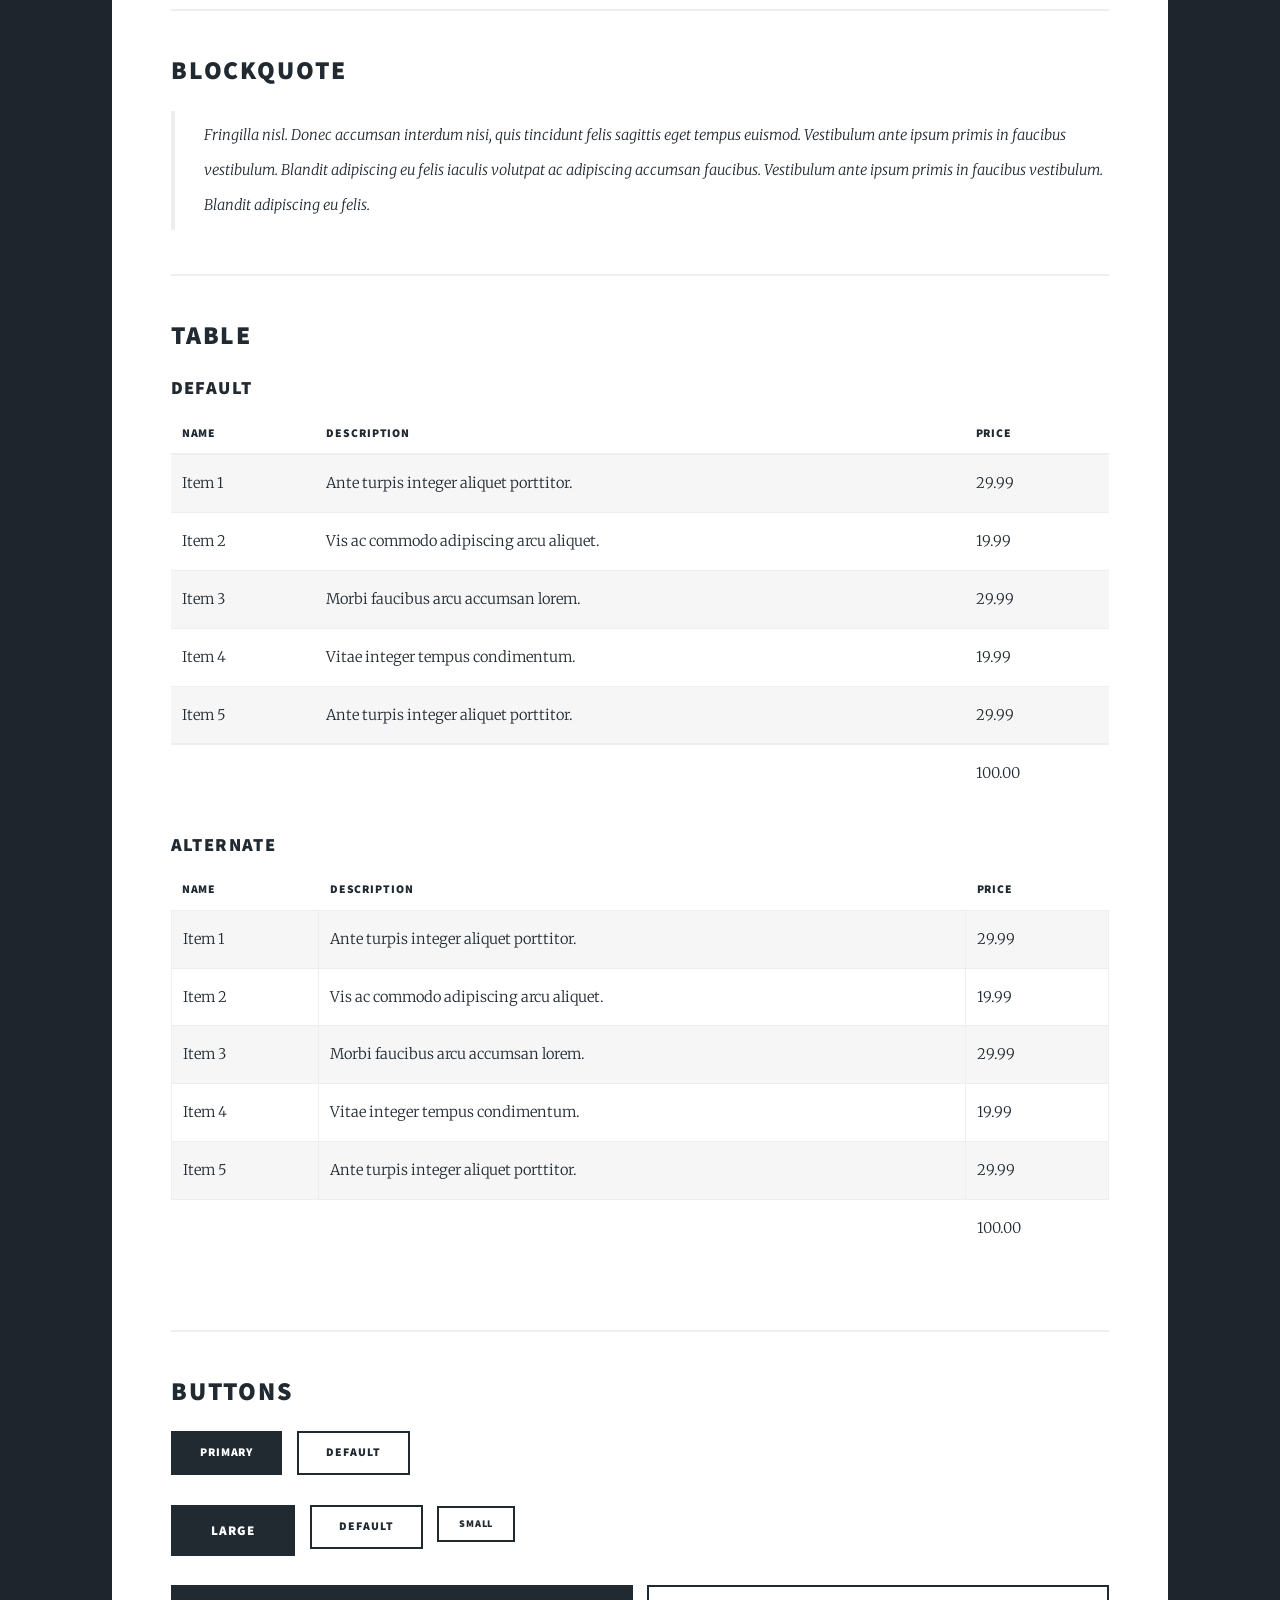
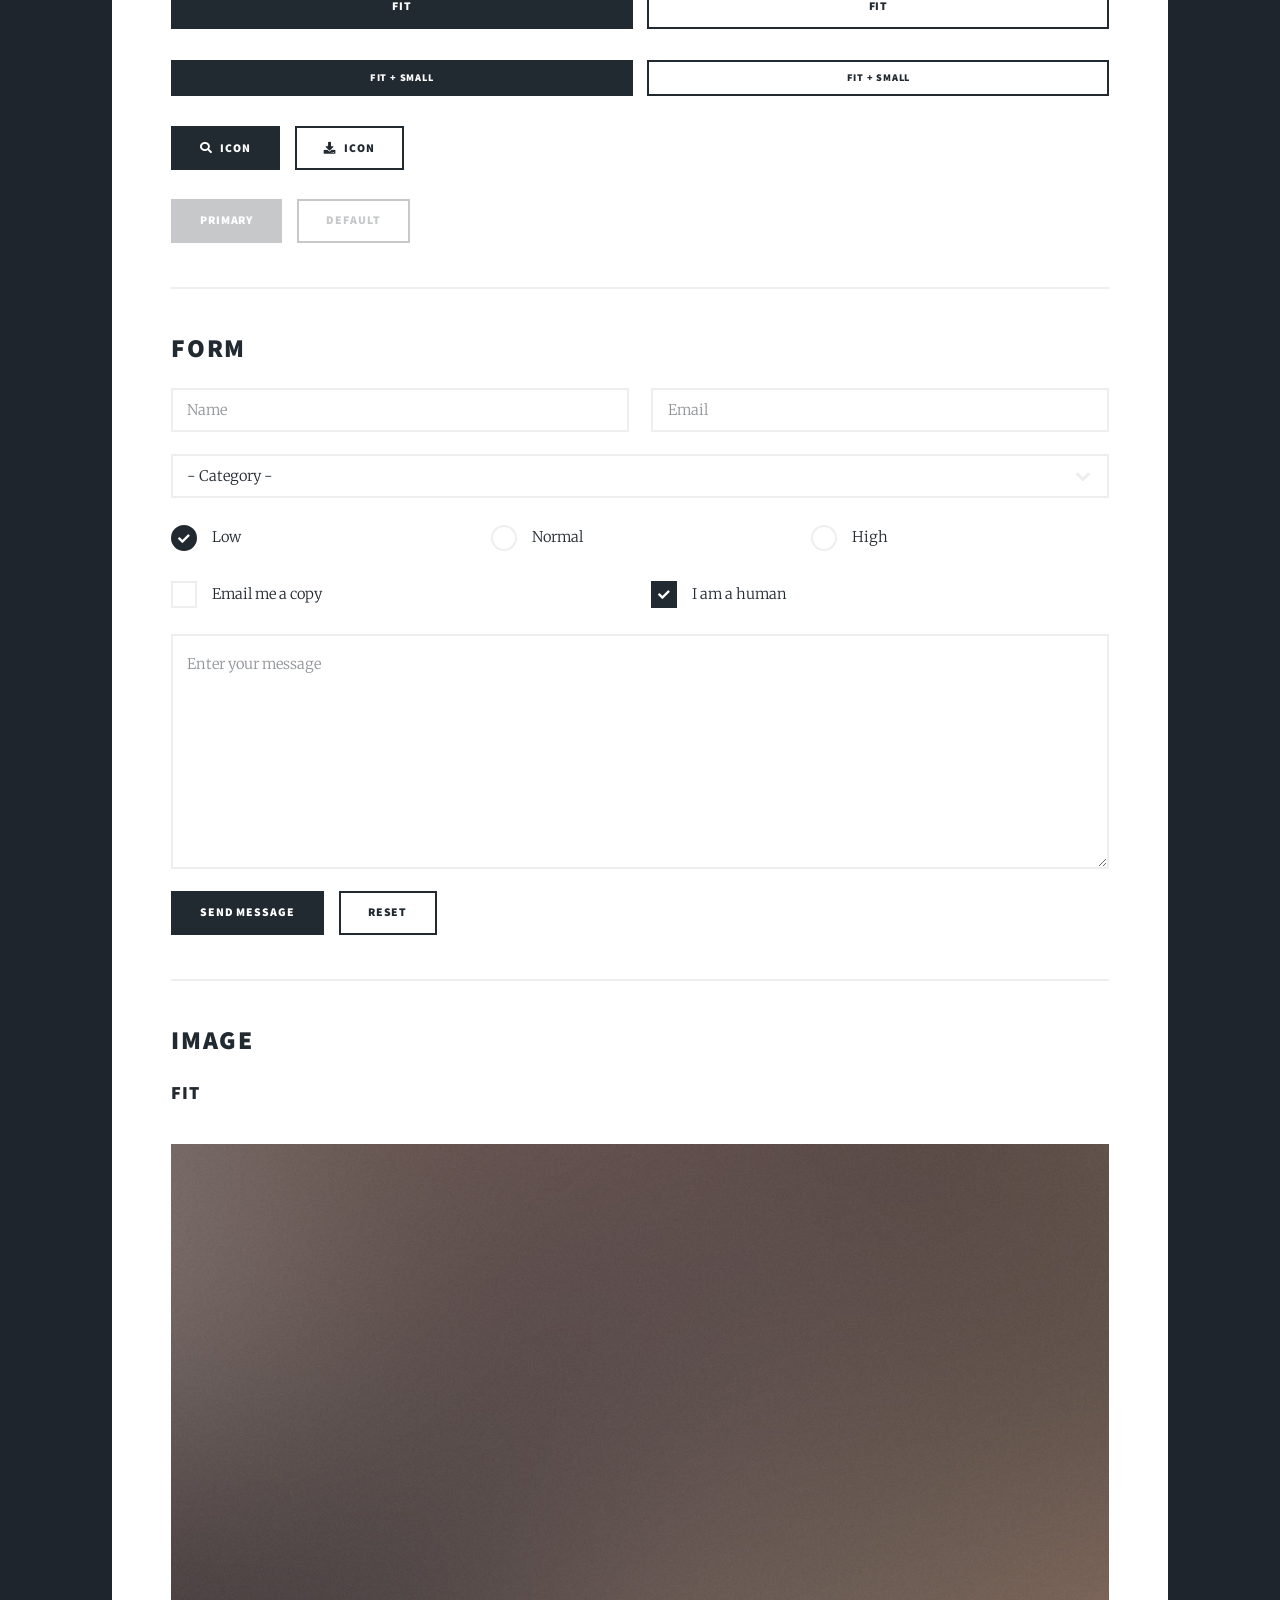
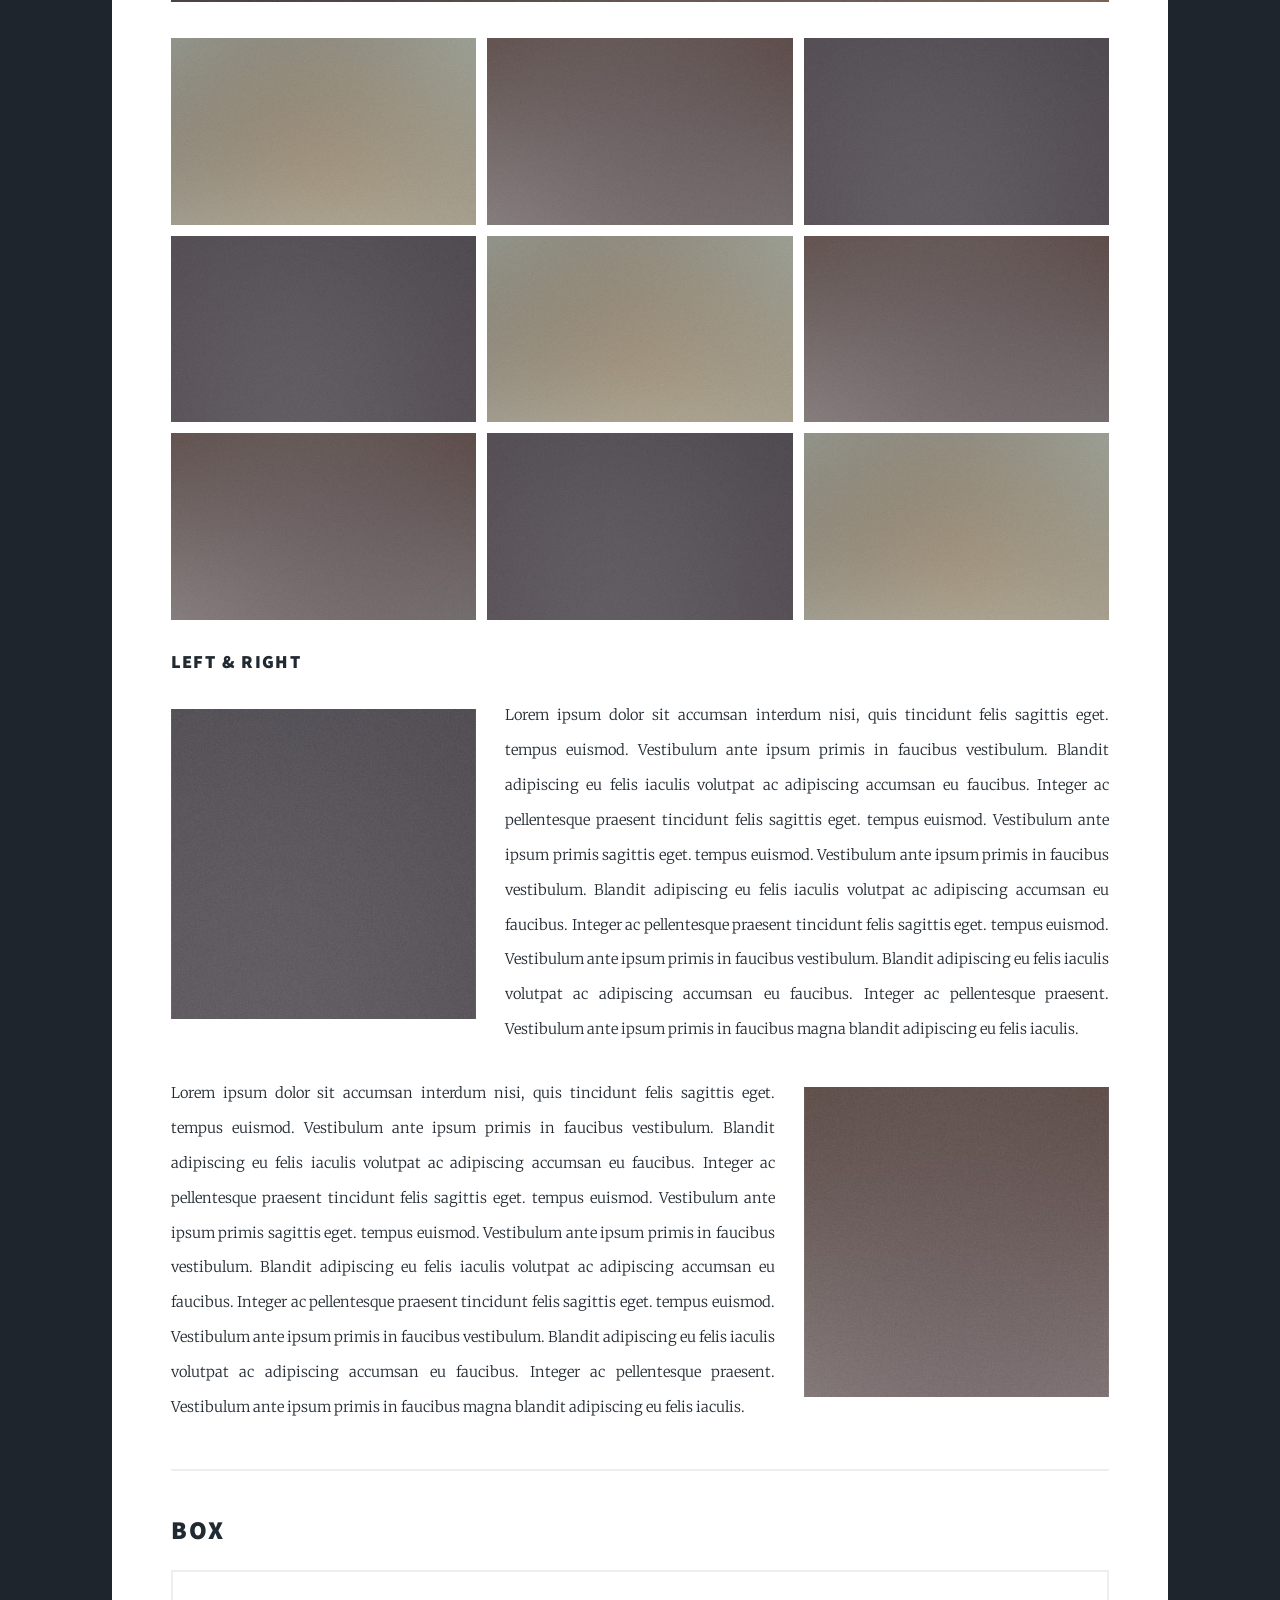
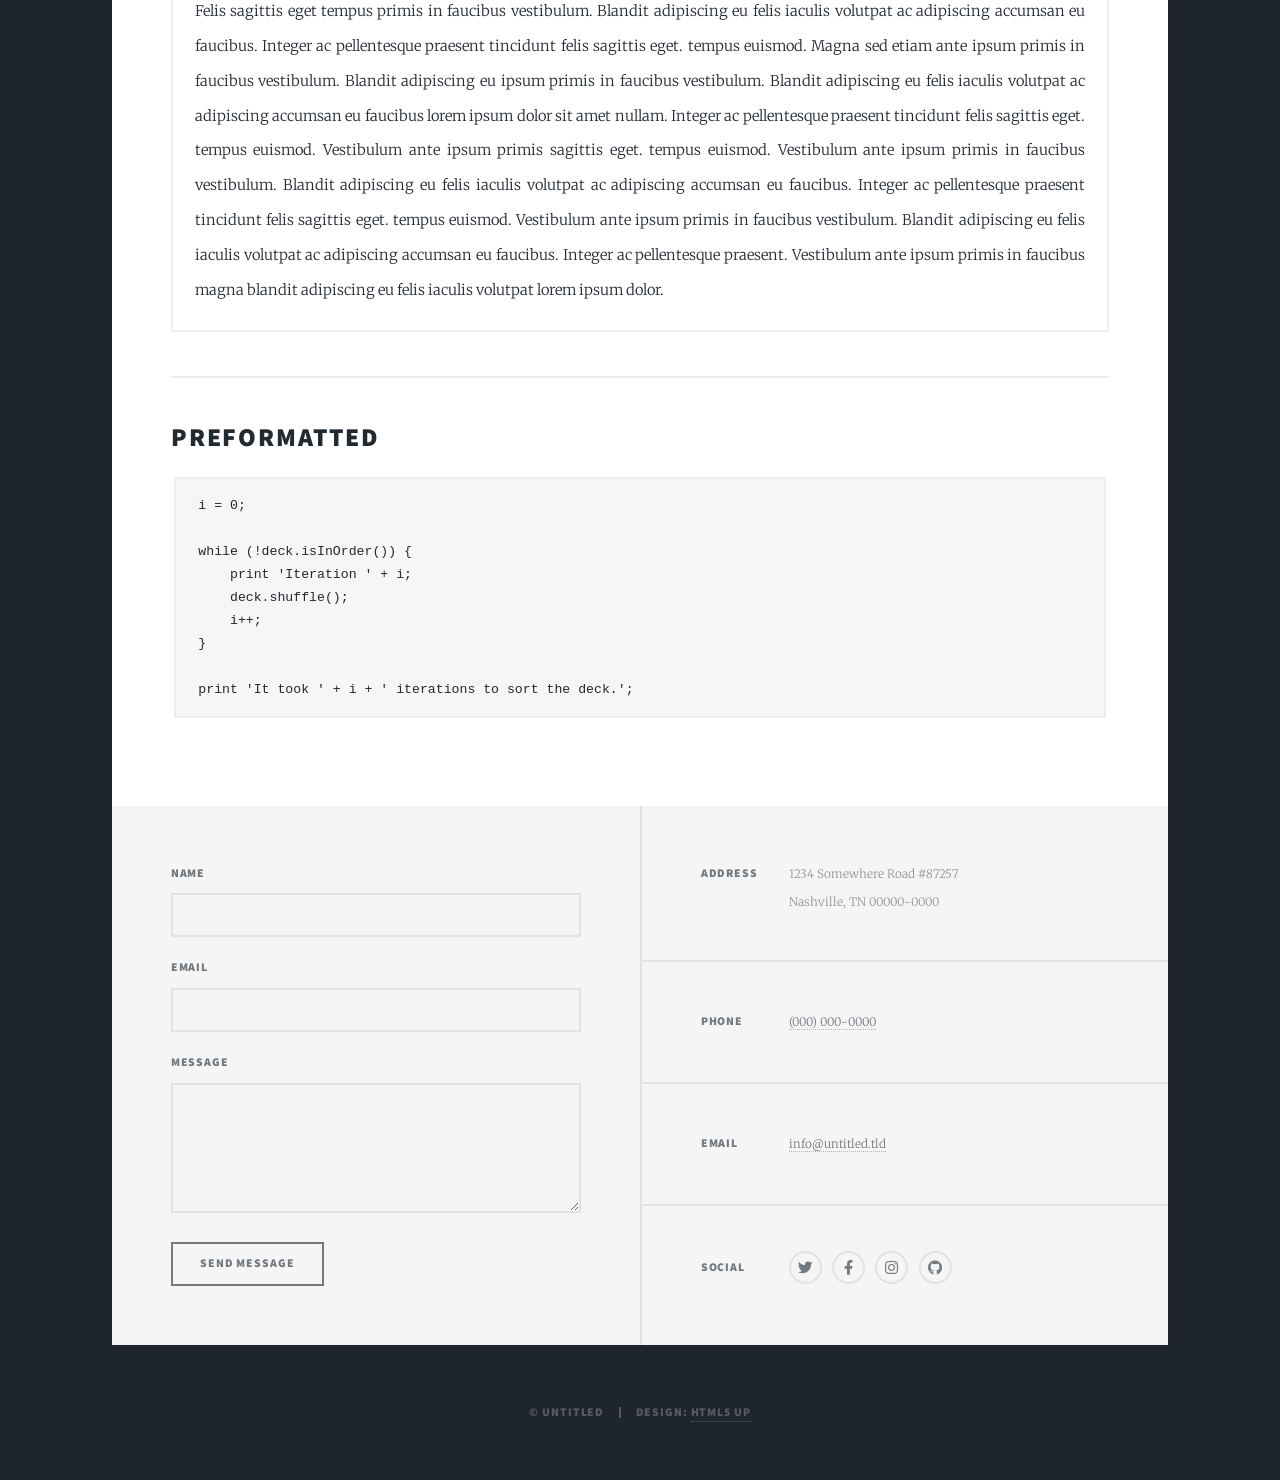
<file: elements.html>
<!DOCTYPE HTML>
<!--
	Massively by HTML5 UP
	html5up.net | @ajlkn
	Free for personal and commercial use under the CCA 3.0 license (html5up.net/license)
-->
<html>
	<head>
		<title>Elements Reference - Massively by HTML5 UP</title>
		<meta charset="utf-8" />
		<meta name="viewport" content="width=device-width, initial-scale=1, user-scalable=no" />
		<link rel="stylesheet" href="assets/css/main.css" />
		<noscript><link rel="stylesheet" href="assets/css/noscript.css" /></noscript>
	</head>
	<body class="is-preload">

		<!-- Wrapper -->
			<div id="wrapper">

				<!-- Header -->
					<header id="header">
						<a href="index.html" class="logo">Massively</a>
					</header>

				<!-- Nav -->
					<nav id="nav">
						<ul class="links">
							<li><a href="index.html">This is Massively</a></li>
							<li><a href="generic.html">Generic Page</a></li>
							<li class="active"><a href="elements.html">Elements Reference</a></li>
						</ul>
						<ul class="icons">
							<li><a href="#" class="icon brands fa-twitter"><span class="label">Twitter</span></a></li>
							<li><a href="#" class="icon brands fa-facebook-f"><span class="label">Facebook</span></a></li>
							<li><a href="#" class="icon brands fa-instagram"><span class="label">Instagram</span></a></li>
							<li><a href="#" class="icon brands fa-github"><span class="label">GitHub</span></a></li>
						</ul>
					</nav>

				<!-- Main -->
					<div id="main">

						<!-- Post -->
							<section class="post">
								<header class="major">
									<h1>Elements<br />
									Reference</h1>
								</header>

								<!-- Text stuff -->
									<h2>Text</h2>
									<p>This is <b>bold</b> and this is <strong>strong</strong>. This is <i>italic</i> and this is <em>emphasized</em>.
									This is <sup>superscript</sup> text and this is <sub>subscript</sub> text.
									This is <u>underlined</u> and this is code: <code>for (;;) { ... }</code>.
									Finally, this is a <a href="#">link</a>.</p>
									<hr />
									<h2>Heading Level 2</h2>
									<h3>Heading Level 3</h3>
									<h4>Heading Level 4</h4>
									<h5>Heading Level 5</h5>
									<h6>Heading Level 6</h6>
									<hr />
									<header>
										<h2>Heading with a Subtitle</h2>
										<p>Lorem ipsum dolor sit amet nullam id egestas urna aliquam</p>
									</header>
									<p>Nunc lacinia ante nunc ac lobortis. Interdum adipiscing gravida odio porttitor sem non mi integer non faucibus ornare mi ut ante amet placerat aliquet. Volutpat eu sed ante lacinia sapien lorem accumsan varius montes viverra nibh in adipiscing blandit tempus accumsan.</p>
									<header>
										<h3>Heading with a Subtitle</h3>
										<p>Lorem ipsum dolor sit amet nullam id egestas urna aliquam</p>
									</header>
									<p>Nunc lacinia ante nunc ac lobortis. Interdum adipiscing gravida odio porttitor sem non mi integer non faucibus ornare mi ut ante amet placerat aliquet. Volutpat eu sed ante lacinia sapien lorem accumsan varius montes viverra nibh in adipiscing blandit tempus accumsan.</p>
									<header>
										<h4>Heading with a Subtitle</h4>
										<p>Lorem ipsum dolor sit amet nullam id egestas urna aliquam</p>
									</header>
									<p>Nunc lacinia ante nunc ac lobortis. Interdum adipiscing gravida odio porttitor sem non mi integer non faucibus ornare mi ut ante amet placerat aliquet. Volutpat eu sed ante lacinia sapien lorem accumsan varius montes viverra nibh in adipiscing blandit tempus accumsan.</p>

									<hr />

								<!-- Lists -->
									<h2>Lists</h2>
									<div class="row">
										<div class="col-6 col-12-small">

											<h3>Unordered</h3>
											<ul>
												<li>Dolor pulvinar etiam.</li>
												<li>Sagittis lorem eleifend.</li>
												<li>Felis feugiat dolore viverra.</li>
												<li>Dolor pulvinar etiam.</li>
											</ul>

											<h3>Alternate</h3>
											<ul class="alt">
												<li>Dolor pulvinar etiam etiam.</li>
												<li>Sagittis adipiscing eleifend.</li>
												<li>Felis enim dolore viverra.</li>
												<li>Dolor pulvinar etiam etiam.</li>
											</ul>

										</div>
										<div class="col-6 col-12-small">

											<h3>Ordered</h3>
											<ol>
												<li>Dolor pulvinar etiam.</li>
												<li>Etiam vel felis at viverra.</li>
												<li>Felis enim feugiat magna.</li>
												<li>Etiam vel felis nullam.</li>
												<li>Felis enim et tempus.</li>
											</ol>

											<h3>Icons</h3>
											<ul class="icons">
												<li><a href="#" class="icon brands fa-twitter"><span class="label">Twitter</span></a></li>
												<li><a href="#" class="icon brands fa-facebook-f"><span class="label">Facebook</span></a></li>
												<li><a href="#" class="icon brands fa-instagram"><span class="label">Instagram</span></a></li>
												<li><a href="#" class="icon brands fa-github"><span class="label">Github</span></a></li>
												<li><a href="#" class="icon brands fa-dribbble"><span class="label">Dribbble</span></a></li>
											</ul>
											<ul class="icons alt">
												<li><a href="#" class="icon brands alt fa-twitter"><span class="label">Twitter</span></a></li>
												<li><a href="#" class="icon brands alt fa-facebook-f"><span class="label">Facebook</span></a></li>
												<li><a href="#" class="icon brands alt fa-instagram"><span class="label">Instagram</span></a></li>
												<li><a href="#" class="icon brands alt fa-github"><span class="label">Github</span></a></li>
												<li><a href="#" class="icon brands alt fa-dribbble"><span class="label">Dribbble</span></a></li>
											</ul>

										</div>
									</div>
									<h3>Definition</h3>
									<dl>
										<dt>Item 1</dt>
										<dd>
											<p>Lorem ipsum dolor vestibulum ante ipsum primis in faucibus vestibulum. Blandit adipiscing eu felis iaculis volutpat ac adipiscing accumsan eu faucibus. Integer ac pellentesque praesent.</p>
										</dd>
										<dt>Item 2</dt>
										<dd>
											<p>Lorem ipsum dolor vestibulum ante ipsum primis in faucibus vestibulum. Blandit adipiscing eu felis iaculis volutpat ac adipiscing accumsan eu faucibus. Integer ac pellentesque praesent.</p>
										</dd>
										<dt>Item 3</dt>
										<dd>
											<p>Lorem ipsum dolor vestibulum ante ipsum primis in faucibus vestibulum. Blandit adipiscing eu felis iaculis volutpat ac adipiscing accumsan eu faucibus. Integer ac pellentesque praesent.</p>
										</dd>
									</dl>

									<h3>Actions</h3>
									<ul class="actions">
										<li><a href="#" class="button primary">Primary</a></li>
										<li><a href="#" class="button">Default</a></li>
									</ul>
									<ul class="actions small">
										<li><a href="#" class="button primary small">Small</a></li>
										<li><a href="#" class="button small">Small</a></li>
									</ul>
									<div class="row">
										<div class="col-6 col-12-small">
											<ul class="actions stacked">
												<li><a href="#" class="button primary">Default</a></li>
												<li><a href="#" class="button">Default</a></li>
											</ul>
										</div>
										<div class="col-6 col-12-small">
											<ul class="actions stacked">
												<li><a href="#" class="button primary small">Small</a></li>
												<li><a href="#" class="button small">Small</a></li>
											</ul>
										</div>
									</div>
									<div class="row">
										<div class="col-6 col-12-small">
											<ul class="actions stacked">
												<li><a href="#" class="button primary fit">Default</a></li>
												<li><a href="#" class="button fit">Default</a></li>
											</ul>
										</div>
										<div class="col-6 col-12-small">
											<ul class="actions stacked">
												<li><a href="#" class="button primary small fit">Small</a></li>
												<li><a href="#" class="button small fit">Small</a></li>
											</ul>
										</div>
									</div>

									<hr />

								<!-- Blockquote -->
									<h2>Blockquote</h2>
									<blockquote>Fringilla nisl. Donec accumsan interdum nisi, quis tincidunt felis sagittis eget tempus euismod. Vestibulum ante ipsum primis in faucibus vestibulum. Blandit adipiscing eu felis iaculis volutpat ac adipiscing accumsan faucibus. Vestibulum ante ipsum primis in faucibus vestibulum. Blandit adipiscing eu felis.</blockquote>

									<hr />

								<!-- Table -->
									<h2>Table</h2>

									<h3>Default</h3>
									<div class="table-wrapper">
										<table>
											<thead>
												<tr>
													<th>Name</th>
													<th>Description</th>
													<th>Price</th>
												</tr>
											</thead>
											<tbody>
												<tr>
													<td>Item 1</td>
													<td>Ante turpis integer aliquet porttitor.</td>
													<td>29.99</td>
												</tr>
												<tr>
													<td>Item 2</td>
													<td>Vis ac commodo adipiscing arcu aliquet.</td>
													<td>19.99</td>
												</tr>
												<tr>
													<td>Item 3</td>
													<td> Morbi faucibus arcu accumsan lorem.</td>
													<td>29.99</td>
												</tr>
												<tr>
													<td>Item 4</td>
													<td>Vitae integer tempus condimentum.</td>
													<td>19.99</td>
												</tr>
												<tr>
													<td>Item 5</td>
													<td>Ante turpis integer aliquet porttitor.</td>
													<td>29.99</td>
												</tr>
											</tbody>
											<tfoot>
												<tr>
													<td colspan="2"></td>
													<td>100.00</td>
												</tr>
											</tfoot>
										</table>
									</div>

									<h3>Alternate</h3>
									<div class="table-wrapper">
										<table class="alt">
											<thead>
												<tr>
													<th>Name</th>
													<th>Description</th>
													<th>Price</th>
												</tr>
											</thead>
											<tbody>
												<tr>
													<td>Item 1</td>
													<td>Ante turpis integer aliquet porttitor.</td>
													<td>29.99</td>
												</tr>
												<tr>
													<td>Item 2</td>
													<td>Vis ac commodo adipiscing arcu aliquet.</td>
													<td>19.99</td>
												</tr>
												<tr>
													<td>Item 3</td>
													<td> Morbi faucibus arcu accumsan lorem.</td>
													<td>29.99</td>
												</tr>
												<tr>
													<td>Item 4</td>
													<td>Vitae integer tempus condimentum.</td>
													<td>19.99</td>
												</tr>
												<tr>
													<td>Item 5</td>
													<td>Ante turpis integer aliquet porttitor.</td>
													<td>29.99</td>
												</tr>
											</tbody>
											<tfoot>
												<tr>
													<td colspan="2"></td>
													<td>100.00</td>
												</tr>
											</tfoot>
										</table>
									</div>

									<hr />

								<!-- Buttons -->
									<h2>Buttons</h2>
									<ul class="actions">
										<li><a href="#" class="button primary">Primary</a></li>
										<li><a href="#" class="button">Default</a></li>
									</ul>
									<ul class="actions">
										<li><a href="#" class="button primary large">Large</a></li>
										<li><a href="#" class="button">Default</a></li>
										<li><a href="#" class="button small">Small</a></li>
									</ul>
									<ul class="actions fit">
										<li><a href="#" class="button primary fit">Fit</a></li>
										<li><a href="#" class="button fit">Fit</a></li>
									</ul>
									<ul class="actions fit small">
										<li><a href="#" class="button primary fit small">Fit + Small</a></li>
										<li><a href="#" class="button fit small">Fit + Small</a></li>
									</ul>
									<ul class="actions">
										<li><a href="#" class="button primary icon solid fa-search">Icon</a></li>
										<li><a href="#" class="button icon solid fa-download">Icon</a></li>
									</ul>
									<ul class="actions">
										<li><span class="button primary disabled">Primary</span></li>
										<li><span class="button disabled">Default</span></li>
									</ul>

									<hr />

								<!-- Form -->
									<h2>Form</h2>

									<form method="post" action="#">
										<div class="row gtr-uniform">
											<div class="col-6 col-12-xsmall">
												<input type="text" name="demo-name" id="demo-name" value="" placeholder="Name" />
											</div>
											<div class="col-6 col-12-xsmall">
												<input type="email" name="demo-email" id="demo-email" value="" placeholder="Email" />
											</div>
											<!-- Break -->
											<div class="col-12">
												<select name="demo-category" id="demo-category">
													<option value="">- Category -</option>
													<option value="1">Manufacturing</option>
													<option value="1">Shipping</option>
													<option value="1">Administration</option>
													<option value="1">Human Resources</option>
												</select>
											</div>
											<!-- Break -->
											<div class="col-4 col-12-small">
												<input type="radio" id="demo-priority-low" name="demo-priority" checked>
												<label for="demo-priority-low">Low</label>
											</div>
											<div class="col-4 col-12-small">
												<input type="radio" id="demo-priority-normal" name="demo-priority">
												<label for="demo-priority-normal">Normal</label>
											</div>
											<div class="col-4 col-12-small">
												<input type="radio" id="demo-priority-high" name="demo-priority">
												<label for="demo-priority-high">High</label>
											</div>
											<!-- Break -->
											<div class="col-6 col-12-small">
												<input type="checkbox" id="demo-copy" name="demo-copy">
												<label for="demo-copy">Email me a copy</label>
											</div>
											<div class="col-6 col-12-small">
												<input type="checkbox" id="demo-human" name="demo-human" checked>
												<label for="demo-human">I am a human</label>
											</div>
											<!-- Break -->
											<div class="col-12">
												<textarea name="demo-message" id="demo-message" placeholder="Enter your message" rows="6"></textarea>
											</div>
											<!-- Break -->
											<div class="col-12">
												<ul class="actions">
													<li><input type="submit" value="Send Message" class="primary" /></li>
													<li><input type="reset" value="Reset" /></li>
												</ul>
											</div>
										</div>
									</form>

									<hr />

								<!-- Image -->
									<h2>Image</h2>

									<h3>Fit</h3>
									<span class="image fit"><img src="images/pic01.jpg" alt="" /></span>
									<div class="box alt">
										<div class="row gtr-50 gtr-uniform">
											<div class="col-4"><span class="image fit"><img src="images/pic02.jpg" alt="" /></span></div>
											<div class="col-4"><span class="image fit"><img src="images/pic03.jpg" alt="" /></span></div>
											<div class="col-4"><span class="image fit"><img src="images/pic04.jpg" alt="" /></span></div>
											<!-- Break -->
											<div class="col-4"><span class="image fit"><img src="images/pic04.jpg" alt="" /></span></div>
											<div class="col-4"><span class="image fit"><img src="images/pic02.jpg" alt="" /></span></div>
											<div class="col-4"><span class="image fit"><img src="images/pic03.jpg" alt="" /></span></div>
											<!-- Break -->
											<div class="col-4"><span class="image fit"><img src="images/pic03.jpg" alt="" /></span></div>
											<div class="col-4"><span class="image fit"><img src="images/pic04.jpg" alt="" /></span></div>
											<div class="col-4"><span class="image fit"><img src="images/pic02.jpg" alt="" /></span></div>
										</div>
									</div>

									<h3>Left &amp; Right</h3>
									<p><span class="image left"><img src="images/pic08.jpg" alt="" /></span>Lorem ipsum dolor sit accumsan interdum nisi, quis tincidunt felis sagittis eget. tempus euismod. Vestibulum ante ipsum primis in faucibus vestibulum. Blandit adipiscing eu felis iaculis volutpat ac adipiscing accumsan eu faucibus. Integer ac pellentesque praesent tincidunt felis sagittis eget. tempus euismod. Vestibulum ante ipsum primis sagittis eget. tempus euismod. Vestibulum ante ipsum primis in faucibus vestibulum. Blandit adipiscing eu felis iaculis volutpat ac adipiscing accumsan eu faucibus. Integer ac pellentesque praesent tincidunt felis sagittis eget. tempus euismod. Vestibulum ante ipsum primis in faucibus vestibulum. Blandit adipiscing eu felis iaculis volutpat ac adipiscing accumsan eu faucibus. Integer ac pellentesque praesent. Vestibulum ante ipsum primis in faucibus magna blandit adipiscing eu felis iaculis.</p>
									<p><span class="image right"><img src="images/pic09.jpg" alt="" /></span>Lorem ipsum dolor sit accumsan interdum nisi, quis tincidunt felis sagittis eget. tempus euismod. Vestibulum ante ipsum primis in faucibus vestibulum. Blandit adipiscing eu felis iaculis volutpat ac adipiscing accumsan eu faucibus. Integer ac pellentesque praesent tincidunt felis sagittis eget. tempus euismod. Vestibulum ante ipsum primis sagittis eget. tempus euismod. Vestibulum ante ipsum primis in faucibus vestibulum. Blandit adipiscing eu felis iaculis volutpat ac adipiscing accumsan eu faucibus. Integer ac pellentesque praesent tincidunt felis sagittis eget. tempus euismod. Vestibulum ante ipsum primis in faucibus vestibulum. Blandit adipiscing eu felis iaculis volutpat ac adipiscing accumsan eu faucibus. Integer ac pellentesque praesent. Vestibulum ante ipsum primis in faucibus magna blandit adipiscing eu felis iaculis.</p>

									<hr />

								<!-- Box -->
									<h2>Box</h2>
									<div class="box">
										<p>Felis sagittis eget tempus primis in faucibus vestibulum. Blandit adipiscing eu felis iaculis volutpat ac adipiscing accumsan eu faucibus. Integer ac pellentesque praesent tincidunt felis sagittis eget. tempus euismod. Magna sed etiam ante ipsum primis in faucibus vestibulum. Blandit adipiscing eu ipsum primis in faucibus vestibulum. Blandit adipiscing eu felis iaculis volutpat ac adipiscing accumsan eu faucibus lorem ipsum dolor sit amet nullam. Integer ac pellentesque praesent tincidunt felis sagittis eget. tempus euismod. Vestibulum ante ipsum primis sagittis eget. tempus euismod. Vestibulum ante ipsum primis in faucibus vestibulum. Blandit adipiscing eu felis iaculis volutpat ac adipiscing accumsan eu faucibus. Integer ac pellentesque praesent tincidunt felis sagittis eget. tempus euismod. Vestibulum ante ipsum primis in faucibus vestibulum. Blandit adipiscing eu felis iaculis volutpat ac adipiscing accumsan eu faucibus. Integer ac pellentesque praesent. Vestibulum ante ipsum primis in faucibus magna blandit adipiscing eu felis iaculis volutpat lorem ipsum dolor.</p>
									</div>

									<hr />

								<!-- Preformatted Code -->
									<h2>Preformatted</h2>
									<pre><code>i = 0;

while (!deck.isInOrder()) {
    print 'Iteration ' + i;
    deck.shuffle();
    i++;
}

print 'It took ' + i + ' iterations to sort the deck.';
</code></pre>

							</section>

					</div>

				<!-- Footer -->
					<footer id="footer">
						<section>
							<form method="post" action="#">
								<div class="fields">
									<div class="field">
										<label for="name">Name</label>
										<input type="text" name="name" id="name" />
									</div>
									<div class="field">
										<label for="email">Email</label>
										<input type="text" name="email" id="email" />
									</div>
									<div class="field">
										<label for="message">Message</label>
										<textarea name="message" id="message" rows="3"></textarea>
									</div>
								</div>
								<ul class="actions">
									<li><input type="submit" value="Send Message" /></li>
								</ul>
							</form>
						</section>
						<section class="split contact">
							<section class="alt">
								<h3>Address</h3>
								<p>1234 Somewhere Road #87257<br />
								Nashville, TN 00000-0000</p>
							</section>
							<section>
								<h3>Phone</h3>
								<p><a href="#">(000) 000-0000</a></p>
							</section>
							<section>
								<h3>Email</h3>
								<p><a href="#">info@untitled.tld</a></p>
							</section>
							<section>
								<h3>Social</h3>
								<ul class="icons alt">
									<li><a href="#" class="icon brands alt fa-twitter"><span class="label">Twitter</span></a></li>
									<li><a href="#" class="icon brands alt fa-facebook-f"><span class="label">Facebook</span></a></li>
									<li><a href="#" class="icon brands alt fa-instagram"><span class="label">Instagram</span></a></li>
									<li><a href="#" class="icon brands alt fa-github"><span class="label">GitHub</span></a></li>
								</ul>
							</section>
						</section>
					</footer>

				<!-- Copyright -->
					<div id="copyright">
						<ul><li>&copy; Untitled</li><li>Design: <a href="https://html5up.net">HTML5 UP</a></li></ul>
					</div>

			</div>

		<!-- Scripts -->
			<script src="assets/js/jquery.min.js"></script>
			<script src="assets/js/jquery.scrollex.min.js"></script>
			<script src="assets/js/jquery.scrolly.min.js"></script>
			<script src="assets/js/browser.min.js"></script>
			<script src="assets/js/breakpoints.min.js"></script>
			<script src="assets/js/util.js"></script>
			<script src="assets/js/main.js"></script>

	</body>
</html>
</file>
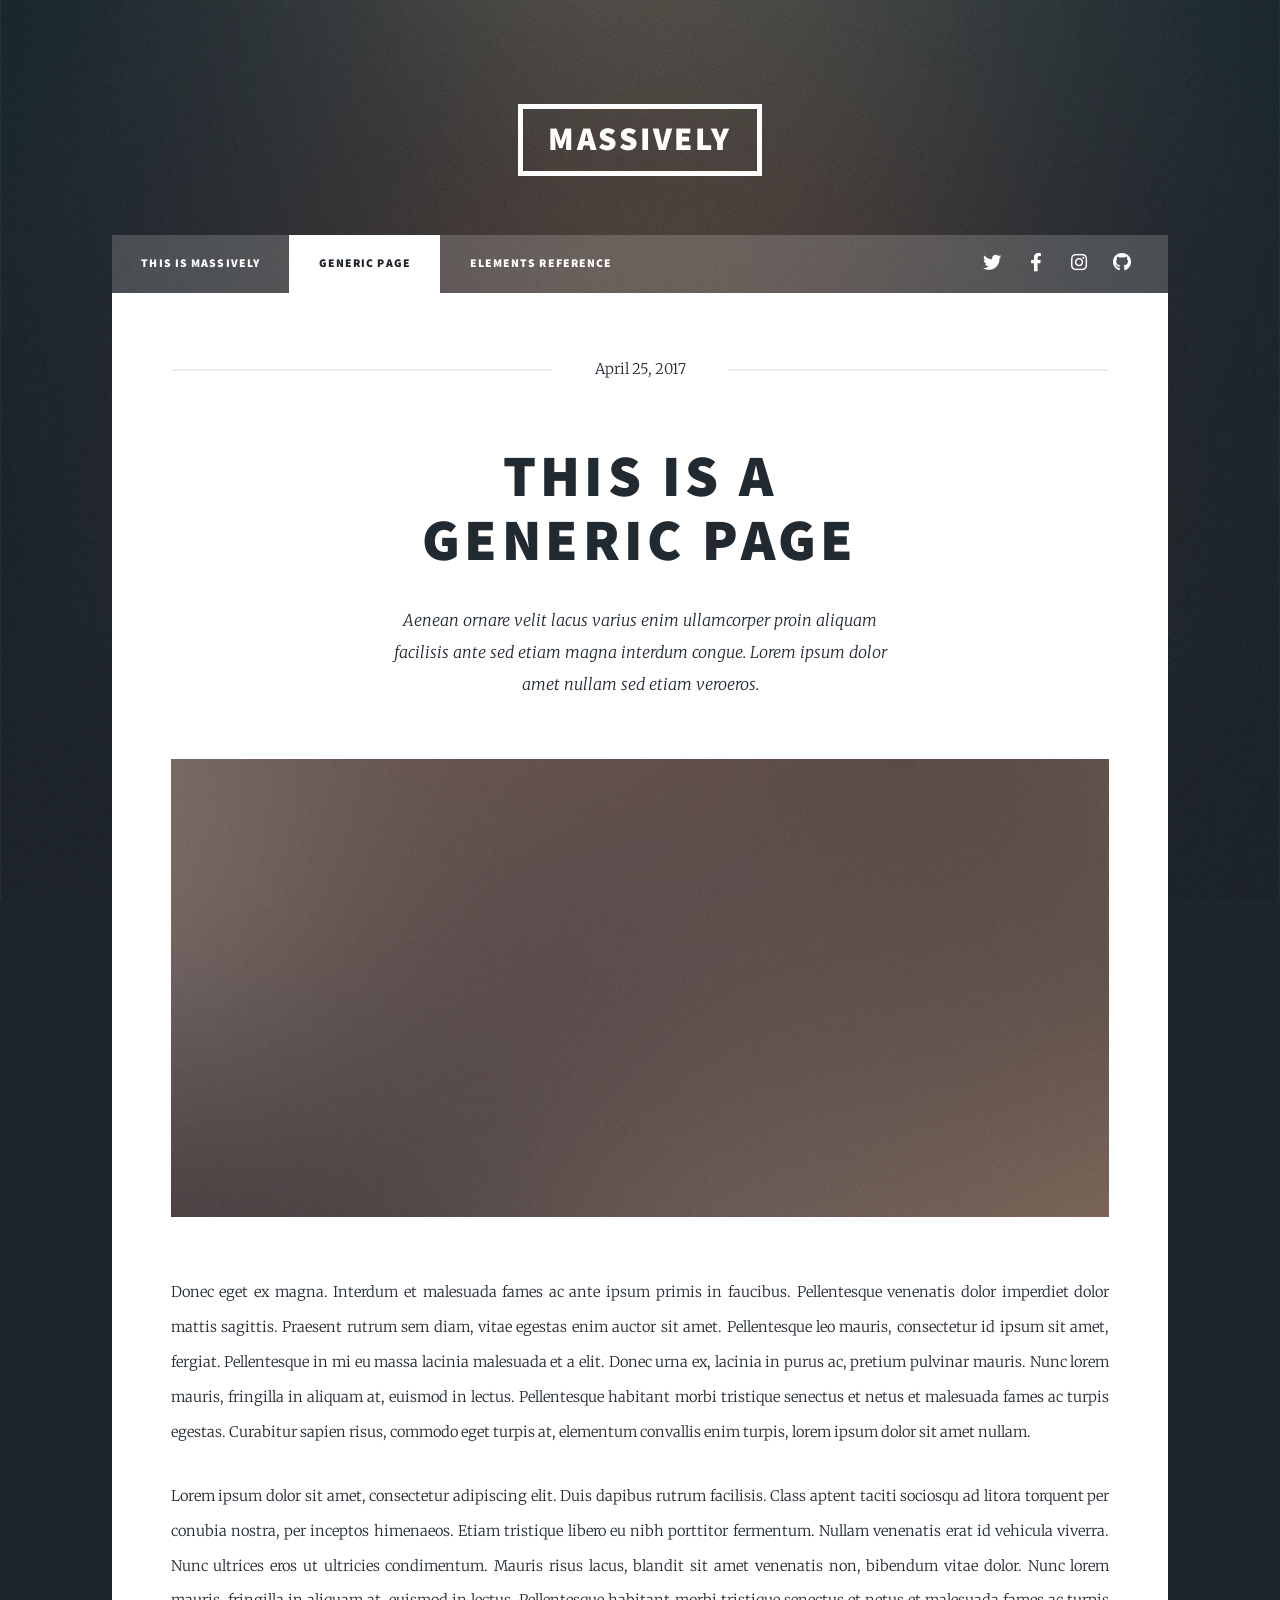
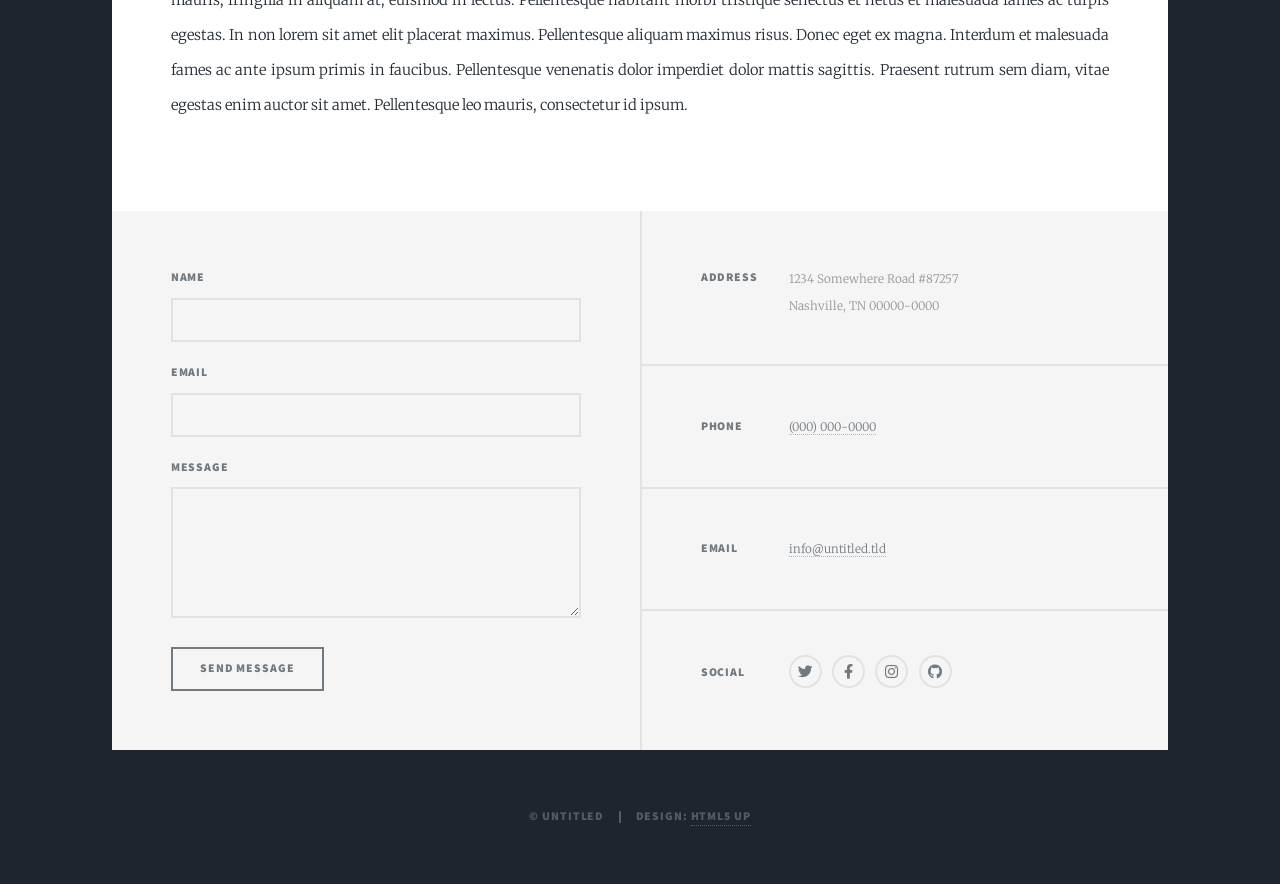
<file: generic.html>
<!DOCTYPE HTML>
<!--
	Massively by HTML5 UP
	html5up.net | @ajlkn
	Free for personal and commercial use under the CCA 3.0 license (html5up.net/license)
-->
<html>
	<head>
		<title>Generic Page - Massively by HTML5 UP</title>
		<meta charset="utf-8" />
		<meta name="viewport" content="width=device-width, initial-scale=1, user-scalable=no" />
		<link rel="stylesheet" href="assets/css/main.css" />
		<noscript><link rel="stylesheet" href="assets/css/noscript.css" /></noscript>
	</head>
	<body class="is-preload">

		<!-- Wrapper -->
			<div id="wrapper">

				<!-- Header -->
					<header id="header">
						<a href="index.html" class="logo">Massively</a>
					</header>

				<!-- Nav -->
					<nav id="nav">
						<ul class="links">
							<li><a href="index.html">This is Massively</a></li>
							<li class="active"><a href="generic.html">Generic Page</a></li>
							<li><a href="elements.html">Elements Reference</a></li>
						</ul>
						<ul class="icons">
							<li><a href="#" class="icon brands fa-twitter"><span class="label">Twitter</span></a></li>
							<li><a href="#" class="icon brands fa-facebook-f"><span class="label">Facebook</span></a></li>
							<li><a href="#" class="icon brands fa-instagram"><span class="label">Instagram</span></a></li>
							<li><a href="#" class="icon brands fa-github"><span class="label">GitHub</span></a></li>
						</ul>
					</nav>

				<!-- Main -->
					<div id="main">

						<!-- Post -->
							<section class="post">
								<header class="major">
									<span class="date">April 25, 2017</span>
									<h1>This is a<br />
									Generic Page</h1>
									<p>Aenean ornare velit lacus varius enim ullamcorper proin aliquam<br />
									facilisis ante sed etiam magna interdum congue. Lorem ipsum dolor<br />
									amet nullam sed etiam veroeros.</p>
								</header>
								<div class="image main"><img src="images/pic01.jpg" alt="" /></div>
								<p>Donec eget ex magna. Interdum et malesuada fames ac ante ipsum primis in faucibus. Pellentesque venenatis dolor imperdiet dolor mattis sagittis. Praesent rutrum sem diam, vitae egestas enim auctor sit amet. Pellentesque leo mauris, consectetur id ipsum sit amet, fergiat. Pellentesque in mi eu massa lacinia malesuada et a elit. Donec urna ex, lacinia in purus ac, pretium pulvinar mauris. Nunc lorem mauris, fringilla in aliquam at, euismod in lectus. Pellentesque habitant morbi tristique senectus et netus et malesuada fames ac turpis egestas. Curabitur sapien risus, commodo eget turpis at, elementum convallis enim turpis, lorem ipsum dolor sit amet nullam.</p>
								<p>Lorem ipsum dolor sit amet, consectetur adipiscing elit. Duis dapibus rutrum facilisis. Class aptent taciti sociosqu ad litora torquent per conubia nostra, per inceptos himenaeos. Etiam tristique libero eu nibh porttitor fermentum. Nullam venenatis erat id vehicula viverra. Nunc ultrices eros ut ultricies condimentum. Mauris risus lacus, blandit sit amet venenatis non, bibendum vitae dolor. Nunc lorem mauris, fringilla in aliquam at, euismod in lectus. Pellentesque habitant morbi tristique senectus et netus et malesuada fames ac turpis egestas. In non lorem sit amet elit placerat maximus. Pellentesque aliquam maximus risus. Donec eget ex magna. Interdum et malesuada fames ac ante ipsum primis in faucibus. Pellentesque venenatis dolor imperdiet dolor mattis sagittis. Praesent rutrum sem diam, vitae egestas enim auctor sit amet. Pellentesque leo mauris, consectetur id ipsum.</p>
							</section>

					</div>

				<!-- Footer -->
					<footer id="footer">
						<section>
							<form method="post" action="#">
								<div class="fields">
									<div class="field">
										<label for="name">Name</label>
										<input type="text" name="name" id="name" />
									</div>
									<div class="field">
										<label for="email">Email</label>
										<input type="text" name="email" id="email" />
									</div>
									<div class="field">
										<label for="message">Message</label>
										<textarea name="message" id="message" rows="3"></textarea>
									</div>
								</div>
								<ul class="actions">
									<li><input type="submit" value="Send Message" /></li>
								</ul>
							</form>
						</section>
						<section class="split contact">
							<section class="alt">
								<h3>Address</h3>
								<p>1234 Somewhere Road #87257<br />
								Nashville, TN 00000-0000</p>
							</section>
							<section>
								<h3>Phone</h3>
								<p><a href="#">(000) 000-0000</a></p>
							</section>
							<section>
								<h3>Email</h3>
								<p><a href="#">info@untitled.tld</a></p>
							</section>
							<section>
								<h3>Social</h3>
								<ul class="icons alt">
									<li><a href="#" class="icon brands alt fa-twitter"><span class="label">Twitter</span></a></li>
									<li><a href="#" class="icon brands alt fa-facebook-f"><span class="label">Facebook</span></a></li>
									<li><a href="#" class="icon brands alt fa-instagram"><span class="label">Instagram</span></a></li>
									<li><a href="#" class="icon brands alt fa-github"><span class="label">GitHub</span></a></li>
								</ul>
							</section>
						</section>
					</footer>

				<!-- Copyright -->
					<div id="copyright">
						<ul><li>&copy; Untitled</li><li>Design: <a href="https://html5up.net">HTML5 UP</a></li></ul>
					</div>

			</div>

		<!-- Scripts -->
			<script src="assets/js/jquery.min.js"></script>
			<script src="assets/js/jquery.scrollex.min.js"></script>
			<script src="assets/js/jquery.scrolly.min.js"></script>
			<script src="assets/js/browser.min.js"></script>
			<script src="assets/js/breakpoints.min.js"></script>
			<script src="assets/js/util.js"></script>
			<script src="assets/js/main.js"></script>

	</body>
</html>
</file>
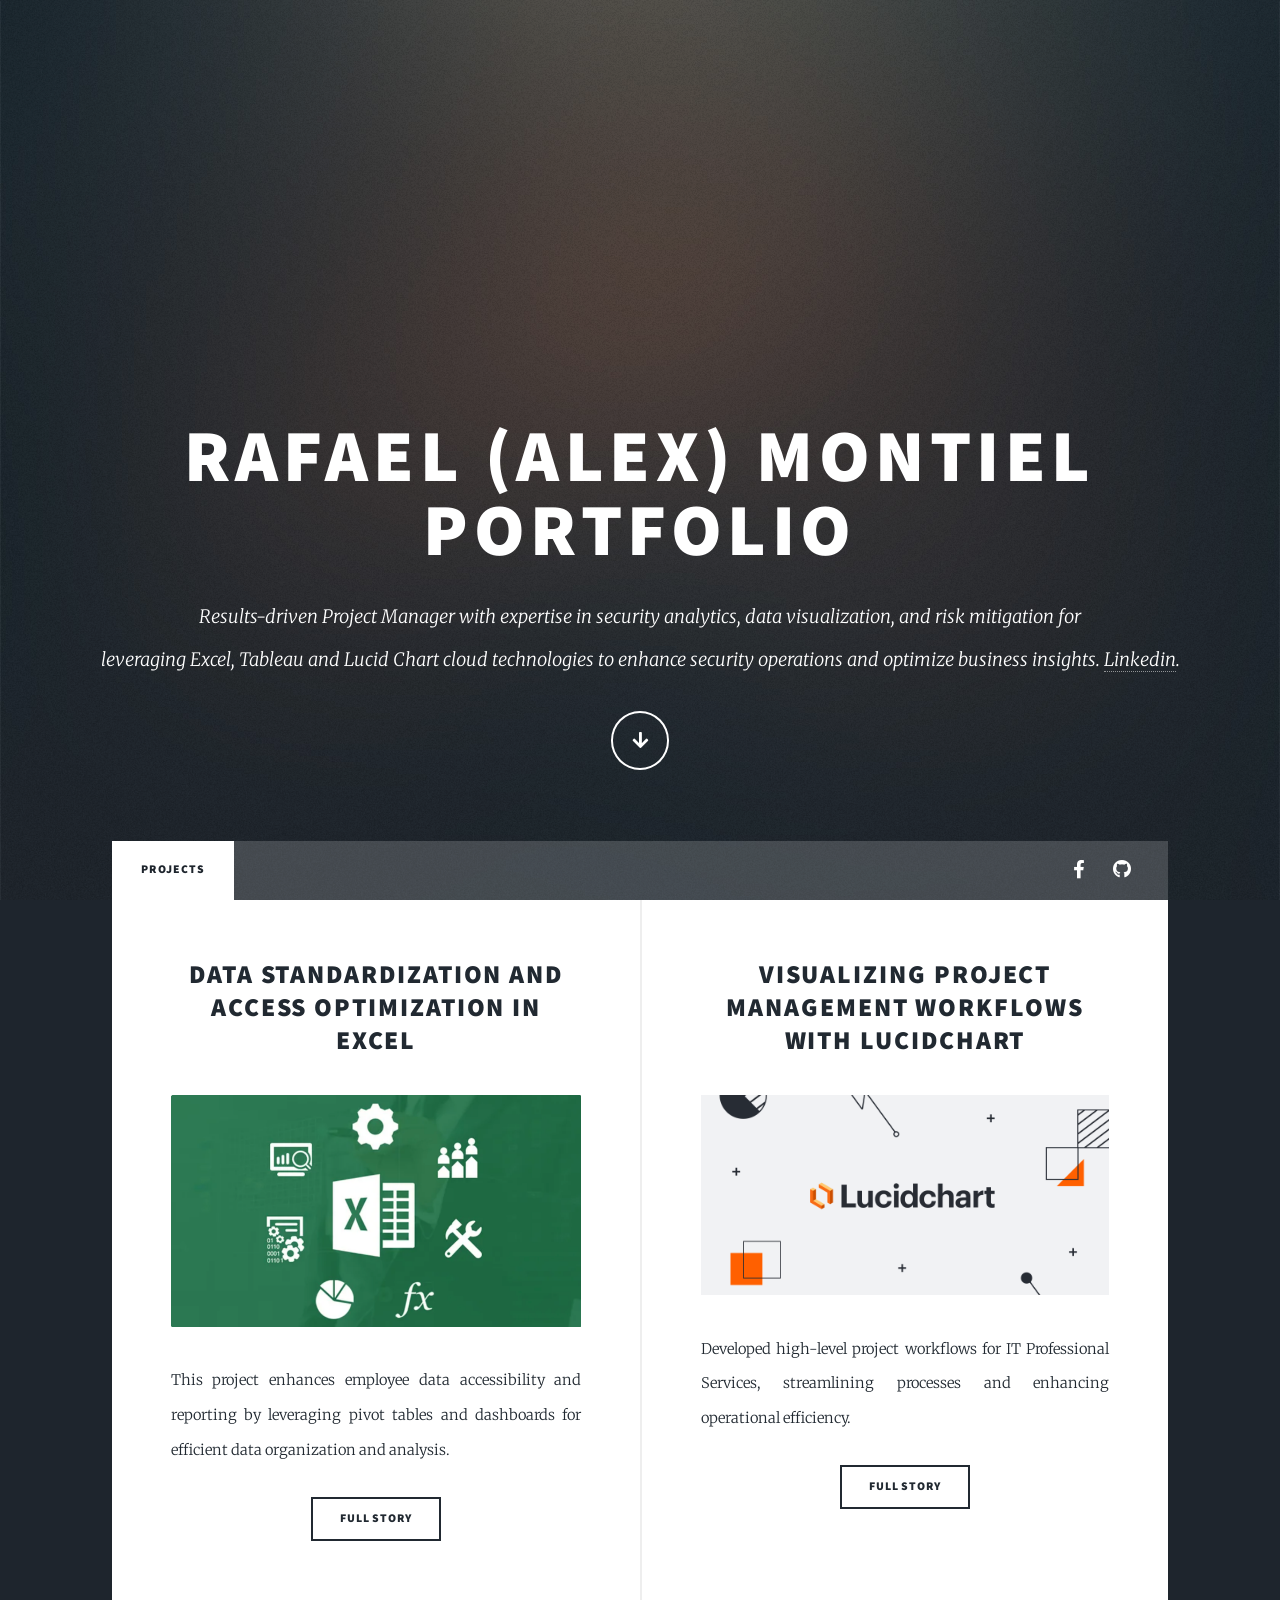
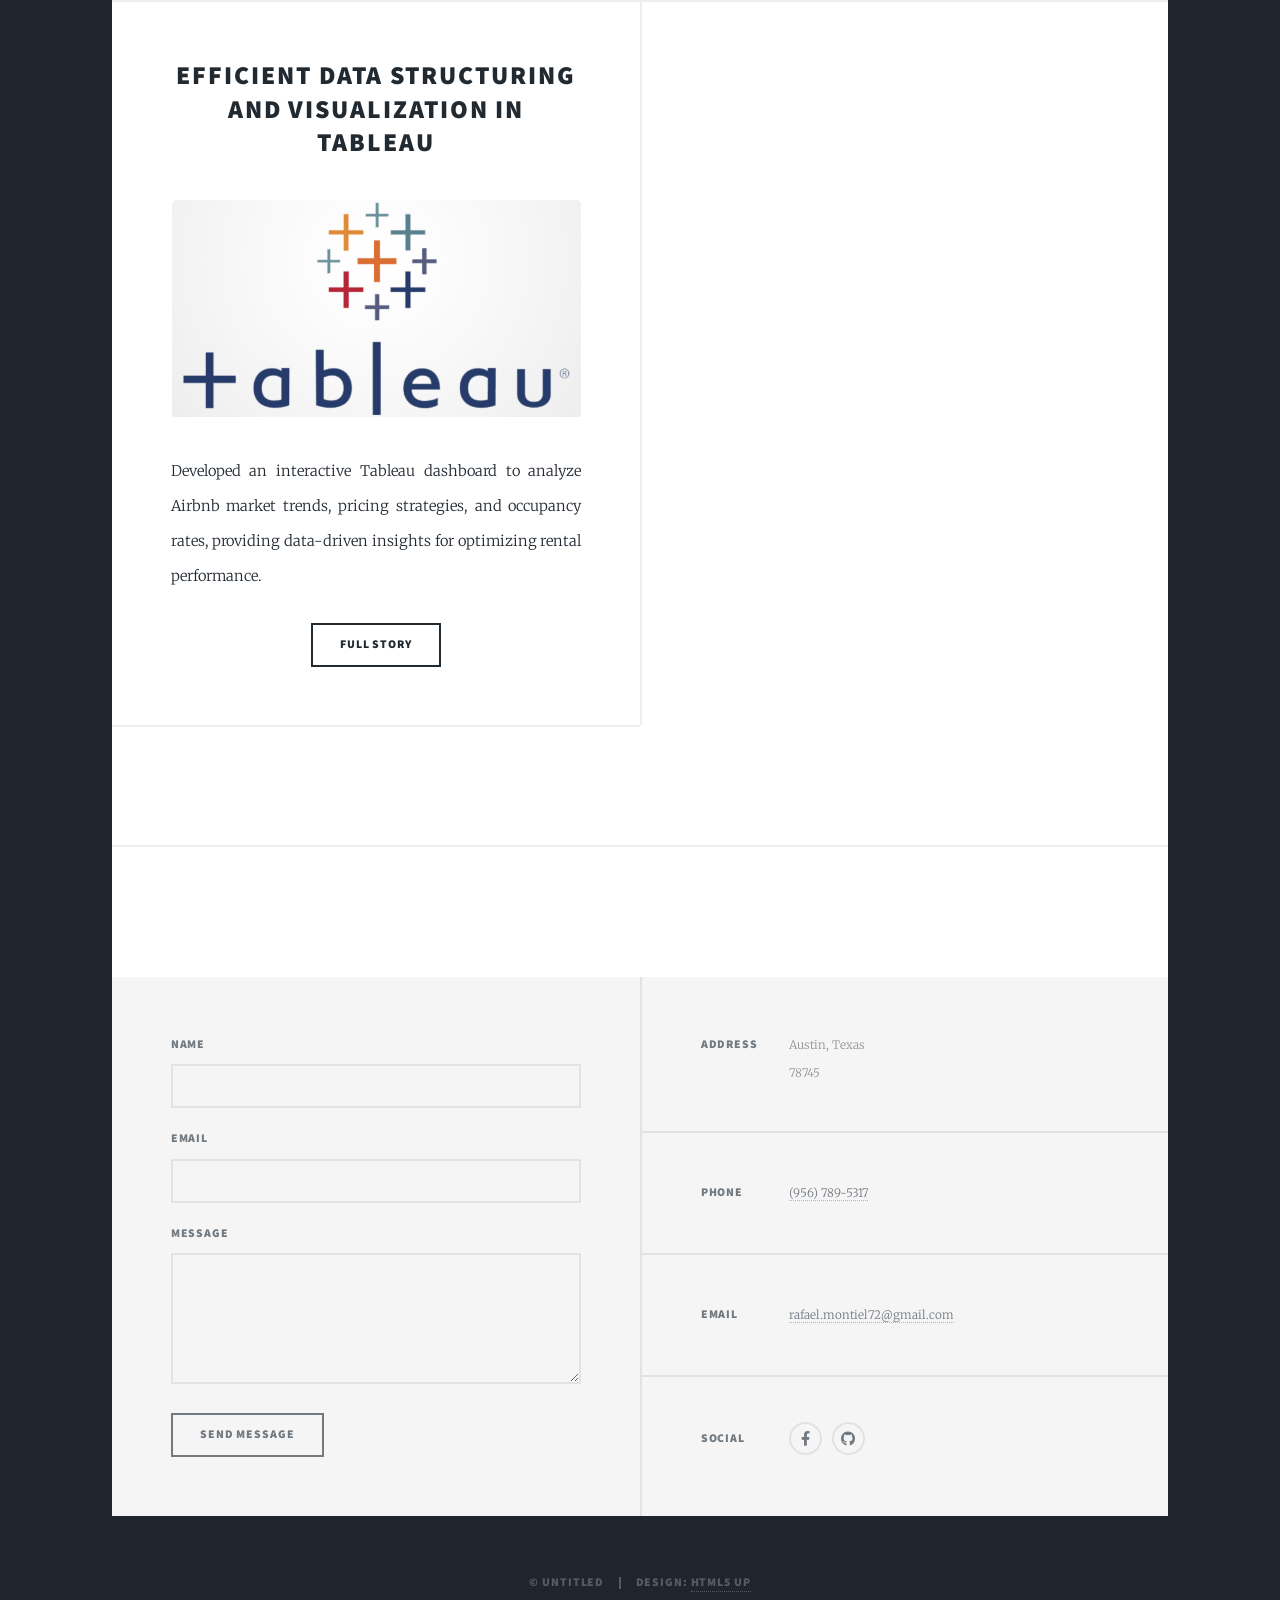
<file: Portfolio.html>
<!DOCTYPE HTML>
<!--
	Massively by HTML5 UP
	html5up.net | @ajlkn
	Free for personal and commercial use under the CCA 3.0 license (html5up.net/license)
-->
<html>
	<head>
		<title>Massively by HTML5 UP</title>
		<meta charset="utf-8" />
		<meta name="viewport" content="width=device-width, initial-scale=1, user-scalable=no" />
		<link rel="stylesheet" href="assets/css/main.css" />
		<noscript><link rel="stylesheet" href="assets/css/noscript.css" /></noscript>
	</head>
	<body class="is-preload">

		<!-- Wrapper -->
			<div id="wrapper" class="fade-in">

				<!-- Intro -->
					<div id="intro">
						<h1>Rafael (Alex) Montiel<br />
						Portfolio</h1>
						<p>	Results-driven Project Manager with expertise in security analytics, data visualization, and risk mitigation for <br />
						 leveraging Excel, Tableau and Lucid Chart cloud technologies to enhance security operations and optimize business insights. <a href="https://www.linkedin.com/in/rafael-montiel95">Linkedin</a>.</p>
						<ul class="actions">
							<li><a href="#header" class="button icon solid solo fa-arrow-down scrolly">Continue</a></li>
						</ul>
					</div>

				<!-- Header -->
					<header id="header">
						<a href="index.html" class="logo">View Projects</a>
					</header>

				<!-- Nav -->
					<nav id="nav">
						<ul class="links">
							<li class="active"><a href="index.html">Projects</a></li>
						</ul>
						<ul class="icons">
							<li><a href="https://www.facebook.com/share/1GvqQbjdbq/?mibextid=wwXIfr
								" class="icon brands fa-facebook-f"><span class="label">Facebook</span></a></li>
							<li><a href="#" class="icon brands fa-github"><span class="label">GitHub</span></a></li>
						</ul>
					</nav>

				<!-- Main -->
					<div id="main">

						<!-- Featured Post -->
							

						<!-- Posts -->
							<section class="posts">
								<article>
									<header>
									
										<h2><a href="https://1drv.ms/x/c/4909d6a53211a3e1/EeGjETKl1gkggEmCAAAAAAAB4zmbiMyWwoJrh-M13fNY0A?e=AVfJNj">Data Standardization and Access Optimization in Excel<br />
										</a></h2>
									</header>
									<a href="https://1drv.ms/x/c/4909d6a53211a3e1/EeGjETKl1gkggEmCAAAAAAAB4zmbiMyWwoJrh-M13fNY0A?e=AVfJNj" class="image fit"><img src="images/Excel.png" alt="" /></a>
									<p>This project enhances employee data accessibility and reporting by leveraging pivot tables and dashboards for efficient data organization and analysis.</p>
									<ul class="actions special">
										<li><a href="https://1drv.ms/x/c/4909d6a53211a3e1/EeGjETKl1gkggEmCAAAAAAAB4zmbiMyWwoJrh-M13fNY0A?e=AVfJNj" class="button">Full Story</a></li>
									</ul>
								</article>
								<article>
									<header>
										<h2><a href="https://lucid.app/lucidchart/884b542e-8a46-4d22-9d83-8531dd3bf115/view">Visualizing Project Management Workflows with Lucidchart<br />
										</a></h2>
									</header>
									<a href="https://lucid.app/lucidchart/884b542e-8a46-4d22-9d83-8531dd3bf115/view" class="image fit"><img src="images/Lucidchart logo.png" alt="" /></a>
									<p>Developed high-level project workflows for IT Professional Services, streamlining processes and enhancing operational efficiency.</p>
									<ul class="actions special">
										<li><a href="https://lucid.app/lucidchart/884b542e-8a46-4d22-9d83-8531dd3bf115/view" class="button">Full Story</a></li>
									</ul>
								</article>
								<article>
									<header>
										<h2><a href="https://public.tableau.com/app/profile/rafael.montiel/viz/AirBnBFullProject_17159127843790/Dashboard2?publish=yes">Efficient Data Structuring and Visualization in Tableau <br />
										</a></h2>
									</header>
									<a href="https://public.tableau.com/app/profile/rafael.montiel/viz/AirBnBFullProject_17159127843790/Dashboard2?publish=yes" class="image fit"><img src="images/Tableau.png" alt="" /></a>
									<p>Developed an interactive Tableau dashboard to analyze Airbnb market trends, pricing strategies, and occupancy rates, providing data-driven insights for optimizing rental performance.</p>
									<ul class="actions special">
										<li><a href="https://public.tableau.com/app/profile/rafael.montiel/viz/AirBnBFullProject_17159127843790/Dashboard2?publish=yes" class="button">Full Story</a></li>
									</ul>
								</article>
								<article>
									
									</ul>
								</article>
								<article>
								
									</ul>
								</article>
							</section>

						<!-- Footer -->
							<footer>
								<div class="pagination">
				
								</div>
							</footer>

					</div>

				<!-- Footer -->
					<footer id="footer">
						<section>
							<form method="post" action="#">
								<div class="fields">
									<div class="field">
										<label for="name">Name</label>
										<input type="text" name="name" id="name" />
									</div>
									<div class="field">
										<label for="email">Email</label>
										<input type="text" name="email" id="email" />
									</div>
									<div class="field">
										<label for="message">Message</label>
										<textarea name="message" id="message" rows="3"></textarea>
									</div>
								</div>
								<ul class="actions">
									<li><input type="submit" value="Send Message" /></li>
								</ul>
							</form>
						</section>
						<section class="split contact">
							<section class="alt">
								<h3>Address</h3>
								<p>Austin, Texas <br />
								78745</p>
							</section>
							<section>
								<h3>Phone</h3>
								<p><a href="#">(956) 789-5317</a></p>
							</section>
							<section>
								<h3>Email</h3>
								<p><a href="#">rafael.montiel72@gmail.com</a></p>
							</section>
							<section>
								<h3>Social</h3>
								<ul class="icons alt">
									<li><a href="https://www.facebook.com/share/1GvqQbjdbq/?mibextid=wwXIfr"
										" class="icon brands alt fa-facebook-f"><span class="label">Facebook</span></a></li>
									<li><a href="#" class="icon brands alt fa-github"><span class="label">GitHub</span></a></li>
								</ul>
							</section>
						</section>
					</footer>

				<!-- Copyright -->
					<div id="copyright">
						<ul><li>&copy; Untitled</li><li>Design: <a href="https://html5up.net">HTML5 UP</a></li></ul>
					</div>

			</div>

		<!-- Scripts -->
			<script src="assets/js/jquery.min.js"></script>
			<script src="assets/js/jquery.scrollex.min.js"></script>
			<script src="assets/js/jquery.scrolly.min.js"></script>
			<script src="assets/js/browser.min.js"></script>
			<script src="assets/js/breakpoints.min.js"></script>
			<script src="assets/js/util.js"></script>
			<script src="assets/js/main.js"></script>

	</body>
</html>
</file>
<file: assets/css/custom.css>
:root {
	--alex-ink: #111827;
	--alex-muted: #667085;
	--alex-blue: #2563eb;
	--alex-blue-dark: #1d4ed8;
	--alex-teal: #0f766e;
	--alex-bg: #f8fafc;
	--alex-card: #ffffff;
	--alex-border: #e5e7eb;
	--alex-gold: #f59e0b;
	--alex-font: Inter, ui-sans-serif, -apple-system, BlinkMacSystemFont, "SF Pro Display", "SF Pro Text", "Segoe UI", Roboto, Helvetica, Arial, sans-serif;
}

body.alex-site,
.alex-site input,
.alex-site select,
.alex-site textarea,
.alex-site button,
.alex-site .button,
.alex-site #nav,
.alex-site #header,
.alex-site #footer,
.alex-site p,
.alex-site span,
.alex-site li,
.alex-site a,
.alex-site strong,
.alex-site h1,
.alex-site h2,
.alex-site h3,
.alex-site h4,
.alex-site h5,
.alex-site h6 {
	font-family: var(--alex-font) !important;
}

body.alex-site {
	background-color: #0f172a;
	-webkit-font-smoothing: antialiased;
	text-rendering: optimizeLegibility;
}

.alex-site #wrapper:before {
	background: linear-gradient(135deg, rgba(15, 23, 42, 0.88), rgba(30, 64, 175, 0.38));
}

.alex-site #intro.alex-hero {
	min-height: 100vh;
	padding: 8rem 2rem 5rem 2rem;
	display: flex;
	flex-direction: column;
	align-items: center;
	justify-content: center;
	text-align: center;
	max-width: none;
}

.hero-inner {
	width: min(100%, 1080px);
	margin: 0 auto;
}

.alex-hero .eyebrow,
.project-label,
.case-label {
	font-size: 0.78rem;
	font-weight: 750;
	letter-spacing: 0.12em;
	text-transform: uppercase;
	color: #93c5fd;
	margin-bottom: 1rem;
	display: inline-block;
}

.alex-hero h1 {
	font-size: clamp(3.15rem, 8vw, 6.25rem);
	font-weight: 780;
	letter-spacing: -0.065em;
	line-height: 0.95;
	margin: 0 0 0.7rem 0;
	text-shadow: 0 18px 45px rgba(0,0,0,0.32);
	text-transform: none;
}

.alex-hero h2 {
	font-size: clamp(1.65rem, 4.5vw, 3.65rem);
	font-weight: 680;
	letter-spacing: -0.045em;
	line-height: 1.02;
	margin: 0 0 1.35rem 0;
	text-transform: none;
	color: #f8fafc;
}

.hero-subtitle {
	font-weight: 600;
	font-style: normal !important;
	letter-spacing: -0.015em;
	margin: 0 auto 0.95rem auto !important;
	color: #dbeafe;
	max-width: 920px;
	font-size: clamp(1rem, 1.55vw, 1.25rem);
	line-height: 1.55;
}

.hero-copy {
	max-width: 780px;
	margin: 0 auto 1.65rem auto !important;
	font-size: clamp(1rem, 1.5vw, 1.18rem);
	font-style: normal !important;
	line-height: 1.75;
	color: rgba(255,255,255,0.88);
}

.hero-proof,
.chips {
	display: flex;
	flex-wrap: wrap;
	gap: 0.7rem;
	justify-content: center;
	margin: 1.25rem auto 1.7rem auto;
}

.hero-proof span,
.chips span {
	border: 1px solid rgba(147, 197, 253, 0.32);
	background: rgba(255,255,255,0.10);
	color: #ffffff;
	border-radius: 999px;
	padding: 0.55rem 0.95rem;
	font-size: 0.84rem;
	font-weight: 700;
	letter-spacing: -0.01em;
}

.hero-actions {
	margin-bottom: 0 !important;
	gap: 0.75rem;
	justify-content: center;
}

.scroll-action {
	margin-top: 1.5rem !important;
}

.alex-site .button,
.alex-site input[type="submit"] {
	border-radius: 999px;
	font-weight: 700;
	letter-spacing: 0.01em;
	text-transform: none;
}

.alex-site .button.primary,
.alex-site input[type="submit"].primary {
	background-color: var(--alex-blue) !important;
	box-shadow: inset 0 0 0 2px var(--alex-blue) !important;
	color: #fff !important;
}

.alex-site .button.primary:hover {
	background-color: var(--alex-blue-dark) !important;
	box-shadow: inset 0 0 0 2px var(--alex-blue-dark) !important;
}

.alex-site #main h1,
.alex-site #main h2,
.alex-site #main h3,
.alex-site #footer h2,
.alex-site #footer h3 {
	letter-spacing: -0.035em;
	text-transform: none;
}

.alex-site #main p,
.alex-site #main li,
.alex-site #footer p {
	font-style: normal !important;
	line-height: 1.7;
	text-align: left !important;
	word-spacing: normal !important;
	letter-spacing: normal;
	hyphens: none;
}

.recruiter-summary {
	background: linear-gradient(180deg, #ffffff 0%, #f8fbff 100%);
}

.value-grid,
.metric-grid,
.snapshot-grid,
.case-steps {
	display: grid;
	gap: 1rem;
}

.value-grid {
	grid-template-columns: repeat(3, 1fr);
	margin: 2rem 0;
	text-align: left;
}

.value-grid div,
.metric-grid article,
.snapshot-grid div,
.case-steps article,
.case-hero-panel,
.result-panel,
.cta-panel,
.skill-strip {
	border: 1px solid var(--alex-border);
	border-radius: 1.1rem;
	background: var(--alex-card);
	box-shadow: 0 18px 45px rgba(15, 23, 42, 0.08);
}

.value-grid div {
	padding: 1.35rem;
}

.value-grid strong,
.snapshot-grid strong {
	display: block;
	font-size: 0.9rem;
	color: var(--alex-ink);
	margin-bottom: 0.45rem;
	letter-spacing: -0.01em;
	text-transform: none;
}

.value-grid span,
.snapshot-grid span {
	display: block;
	font-size: 0.95rem;
	line-height: 1.55;
	color: var(--alex-muted);
	text-align: left !important;
	word-spacing: normal !important;
}

.metric-grid {
	grid-template-columns: repeat(4, 1fr);
	margin: 0 0 3rem 0;
}

.metric-grid article {
	padding: 1.35rem;
	text-align: center;
}

.metric-number {
	display: block;
	font-size: 2.25rem;
	font-weight: 780;
	letter-spacing: -0.055em;
	line-height: 1;
	color: var(--alex-blue);
	margin-bottom: 0.7rem;
	text-align: center !important;
}

.metric-grid h3 {
	font-size: 0.95rem;
	margin-bottom: 0.55rem;
	font-weight: 760;
	text-align: center !important;
}

.metric-grid p {
	font-size: 0.92rem;
	line-height: 1.55;
	margin: 0 auto;
	max-width: 28ch;
	text-align: left !important;
	word-spacing: normal !important;
	letter-spacing: normal !important;
	hyphens: none;
}

.skill-strip {
	background: linear-gradient(135deg, #0f172a, #1e3a8a);
	padding: 2rem;
	margin: 0 0 3rem 0;
	text-align: center;
}

.skill-strip h2,
.cta-panel h2 {
	color: #fff;
	margin-bottom: 1rem;
	text-align: center !important;
}

.skill-strip .chips {
	margin-bottom: 0;
}

.section-heading {
	margin-top: 1rem !important;
}

.project-grid article {
	transition: transform 180ms ease, box-shadow 180ms ease, border-color 180ms ease;
}

.project-grid article:hover {
	transform: translateY(-5px);
	box-shadow: 0 20px 50px rgba(15, 23, 42, 0.12);
	border-color: rgba(37, 99, 235, 0.35) !important;
}

.project-label {
	color: var(--alex-blue);
	margin-bottom: 0.5rem;
}

.case-feature {
	background: linear-gradient(135deg, #eff6ff 0%, #ffffff 45%, #ecfeff 100%);
	position: relative;
	overflow: hidden;
}

.case-feature:before {
	content: "";
	position: absolute;
	top: 0;
	left: 0;
	right: 0;
	height: 6px;
	background: linear-gradient(90deg, var(--alex-blue), var(--alex-teal), var(--alex-gold));
}

.case-feature h2 a {
	color: var(--alex-ink) !important;
}

.cta-panel {
	background: linear-gradient(135deg, #1e3a8a, #0f766e);
	padding: 2.25rem;
	margin: 2rem 0 0 0;
	text-align: center;
	color: #e0f2fe;
}

.cta-panel p {
	max-width: 780px;
	margin: 0 auto 1.5rem auto;
	color: #e0f2fe;
	text-align: center !important;
}

.case-study-content header.major .date,
.alex-site .post header.major .date {
	border: 0 !important;
	padding: 0 !important;
	margin: 0 0 1.25rem 0 !important;
	font-size: 0.95rem !important;
	font-weight: 500 !important;
	letter-spacing: -0.01em !important;
	color: var(--alex-muted) !important;
	line-height: 1.4 !important;
}

.case-study-content header.major .date:before,
.case-study-content header.major .date:after,
.alex-site .post header.major .date:before,
.alex-site .post header.major .date:after {
	display: none !important;
	content: none !important;
}

.case-study-content header.major h1 {
	font-size: clamp(3.25rem, 6.8vw, 6.4rem);
	line-height: 1.03;
	margin-top: 0;
}

.case-study-content header.major p {
	text-align: center !important;
	max-width: 1100px;
	margin-left: auto;
	margin-right: auto;
}

.case-study-content > h2 {
	margin-top: 2.25rem;
}

.case-hero-panel {
	background: linear-gradient(135deg, #0f172a, #1d4ed8);
	color: #fff;
	padding: 2rem;
	display: grid;
	grid-template-columns: 1.4fr 1fr;
	gap: 2rem;
	align-items: center;
	margin-bottom: 2.25rem;
}

.case-hero-panel h2,
.case-hero-panel p,
.case-hero-panel strong,
.case-hero-panel span {
	color: #fff;
}

.case-hero-panel ul {
	list-style: none;
	padding: 0;
	margin: 0;
	display: grid;
	gap: 0.8rem;
}

.case-hero-panel li {
	background: rgba(255,255,255,0.12);
	border: 1px solid rgba(255,255,255,0.18);
	border-radius: 0.85rem;
	padding: 1rem;
}

.case-hero-panel li strong {
	display: block;
	font-size: 1.7rem;
	line-height: 1;
}

.case-label {
	color: #bfdbfe;
}

.snapshot-grid {
	grid-template-columns: repeat(4, 1fr);
	margin: 1rem 0 2rem 0;
}

.snapshot-grid div {
	padding: 1.1rem;
}

.case-steps {
	grid-template-columns: repeat(2, 1fr);
	margin: 1.5rem 0 2.25rem 0;
}

.case-steps article {
	padding: 1.4rem;
}

.case-steps article > span {
	display: inline-flex;
	align-items: center;
	justify-content: center;
	width: 2.3rem;
	height: 2.3rem;
	border-radius: 50%;
	background: #dbeafe;
	color: var(--alex-blue);
	font-weight: 800;
	margin-bottom: 1rem;
}

.case-steps h3 {
	font-size: 1rem;
	margin-bottom: 0.7rem;
}

.case-steps p {
	margin-bottom: 0;
}

.chips.compact {
	justify-content: flex-start;
	margin: 1rem 0 2rem 0;
}

.chips.compact span {
	background: #eff6ff;
	border-color: #bfdbfe;
	color: #1e3a8a;
}

.result-panel {
	background: #f8fafc;
	padding: 1.5rem;
	margin: 2rem 0;
	border-left: 6px solid var(--alex-blue);
}

.result-panel p {
	margin-bottom: 0;
}

#footer .button {
	margin-top: 0.5rem;
}

@media screen and (max-width: 980px) {
	.value-grid,
	.metric-grid,
	.snapshot-grid,
	.case-steps,
	.case-hero-panel {
		grid-template-columns: 1fr 1fr;
	}

	.metric-grid p {
		max-width: 34ch;
	}
}

@media screen and (max-width: 736px) {
	.alex-site #intro.alex-hero {
		padding: 4.5rem 1.25rem 3.5rem 1.25rem;
		min-height: 100vh;
	}

	.alex-hero h1 {
		font-size: clamp(2.7rem, 14vw, 4rem);
		letter-spacing: -0.07em;
	}

	.alex-hero h2 {
		font-size: clamp(1.65rem, 8vw, 2.35rem);
	}

	.hero-copy,
	.hero-subtitle {
		font-size: 0.98rem;
		line-height: 1.6;
	}

	.value-grid,
	.metric-grid,
	.snapshot-grid,
	.case-steps,
	.case-hero-panel {
		grid-template-columns: 1fr;
	}

	.metric-number {
		font-size: 2rem;
	}

	.metric-grid p {
		max-width: 38ch;
		text-align: left !important;
	}

	.case-study-content header.major h1 {
		font-size: clamp(2.4rem, 11vw, 3.8rem);
	}

	.skill-strip,
	.cta-panel,
	.case-hero-panel {
		padding: 1.35rem;
	}

	.hero-proof,
	.chips {
		justify-content: center;
	}

	.hero-actions li,
	.hero-actions .button {
		width: 100%;
	}
}
</file>
<file: assets/css/polish.css>
/* Final UX polish layer: Apple / Google / Notion-inspired refinements */

.alex-site #main {
	border-radius: 28px 28px 0 0;
	overflow: hidden;
	margin-top: -2.5rem !important;
	position: relative;
	z-index: 10;
}

.alex-site #header {
	display: none !important;
}

.alex-site #nav {
	width: min(92vw, 1080px) !important;
	height: 58px !important;
	margin: -6.25rem auto 2.8rem auto !important;
	padding: 0.35rem !important;
	border-radius: 999px !important;
	background: rgba(15, 23, 42, 0.38) !important;
	border: 1px solid rgba(255, 255, 255, 0.10) !important;
	box-shadow: 0 18px 45px rgba(15, 23, 42, 0.18) !important;
	backdrop-filter: blur(22px) saturate(150%);
	-webkit-backdrop-filter: blur(22px) saturate(150%);
	display: flex !important;
	align-items: center !important;
	justify-content: space-between !important;
	position: relative !important;
	z-index: 30 !important;
}

.alex-site #nav .links {
	display: flex !important;
	align-items: center !important;
	gap: 0.25rem !important;
	height: auto !important;
}

.alex-site #nav .links li {
	display: block !important;
	height: auto !important;
	line-height: normal !important;
}

.alex-site #nav .links li a {
	height: auto !important;
	line-height: 1 !important;
	padding: 0.75rem 1rem !important;
	border-radius: 999px !important;
	font-size: 0.82rem !important;
	font-weight: 740 !important;
	letter-spacing: 0.01em !important;
	text-transform: none !important;
	color: rgba(255, 255, 255, 0.78) !important;
	background: transparent !important;
	transition: background 180ms ease, color 180ms ease, transform 180ms ease;
}

.alex-site #nav .links li a:hover {
	background: rgba(255, 255, 255, 0.10) !important;
	color: #ffffff !important;
	transform: translateY(-1px);
}

.alex-site #nav .links li.active a {
	background: rgba(255, 255, 255, 0.92) !important;
	color: #111827 !important;
	box-shadow: 0 8px 24px rgba(15, 23, 42, 0.16) !important;
}

.alex-site #nav .icons {
	display: flex !important;
	align-items: center !important;
	gap: 0.35rem !important;
	height: auto !important;
	padding-right: 0.15rem !important;
}

.alex-site #nav .icons li,
.alex-site #nav .icons li a {
	height: auto !important;
	line-height: 1 !important;
}

.alex-site #nav .icons li a {
	width: 2.15rem !important;
	height: 2.15rem !important;
	border-radius: 999px !important;
	display: inline-flex !important;
	align-items: center !important;
	justify-content: center !important;
	color: rgba(255, 255, 255, 0.82) !important;
	background: rgba(255, 255, 255, 0.07) !important;
	transition: background 180ms ease, color 180ms ease, transform 180ms ease;
}

.alex-site #nav .icons li a:hover {
	background: rgba(255, 255, 255, 0.92) !important;
	color: #111827 !important;
	transform: translateY(-1px);
}

.alex-site #intro.alex-hero {
	background: radial-gradient(circle at top center, rgba(37, 99, 235, 0.22), transparent 34%), linear-gradient(135deg, rgba(15, 23, 42, 0.92), rgba(15, 23, 42, 0.72));
	padding-bottom: 10rem !important;
}

.alex-hero h1,
.alex-hero h2 {
	text-wrap: balance;
}

.hero-copy,
.hero-subtitle {
	text-wrap: balance;
}

.compact-heading {
	padding-top: 0.5rem !important;
	margin-bottom: 1.5rem !important;
}

.compact-heading h2,
.compact-case-header h1 {
	text-wrap: balance;
}

.metric-grid {
	gap: 1.25rem;
}

.metric-grid article {
	min-height: 260px;
	display: flex;
	flex-direction: column;
	justify-content: flex-start;
}

.metric-grid p {
	max-width: 30ch;
}

.skill-strip {
	background: linear-gradient(135deg, #111827, #1d4ed8 55%, #0f766e);
	border: 0 !important;
}

.skill-strip .chips span {
	background: rgba(255, 255, 255, 0.12);
	border-color: rgba(255, 255, 255, 0.22);
}

.project-grid article {
	display: flex;
	flex-direction: column;
	justify-content: space-between;
	min-height: 100%;
}

.project-grid article header {
	min-height: 132px;
}

.project-grid article .image.fit {
	margin: 0 0 1.55rem 0;
	border-radius: 18px;
	overflow: hidden;
	background: #f8fafc;
	box-shadow: 0 16px 36px rgba(15, 23, 42, 0.08);
}

.project-grid article .image.fit img {
	width: 100%;
	height: 240px;
	object-fit: cover;
	display: block;
}

.case-feature .image.fit img {
	object-fit: cover;
}

.project-grid article p {
	font-size: 0.98rem;
	max-width: 52ch;
	margin-left: auto;
	margin-right: auto;
}

.project-grid article .actions {
	margin-top: auto;
}

.project-label,
.alex-site .date {
	font-weight: 800 !important;
	letter-spacing: 0.12em !important;
}

.final-cta {
	border: 0 !important;
	box-shadow: 0 22px 70px rgba(15, 23, 42, 0.16) !important;
}

.final-cta h2 {
	text-wrap: balance;
}

.compact-footer {
	background: rgba(248, 250, 252, 0.96) !important;
}

.compact-footer > section:first-child {
	display: flex;
	flex-direction: column;
	justify-content: center;
}

.compact-footer h2 {
	font-size: 1.25rem;
	margin-bottom: 0.45rem;
}

.compact-footer p {
	font-size: 0.95rem;
	margin-bottom: 0;
}

.case-page .case-hero-intro .hero-copy {
	max-width: 760px;
}

.case-study-content {
	padding-top: 4rem !important;
}

.compact-case-header {
	margin-bottom: 2.25rem !important;
}

.compact-case-header h1 {
	font-size: clamp(2.65rem, 5.6vw, 5.4rem) !important;
}

.case-hero-panel {
	border: 0 !important;
	box-shadow: 0 22px 70px rgba(15, 23, 42, 0.15) !important;
	margin-bottom: 3rem !important;
}

.account-proof-section,
.senior-signals-section {
	margin: 3rem 0;
}

.mini-section-heading {
	text-align: center;
	margin: 0 auto 1.5rem auto;
	max-width: 760px;
}

.mini-section-heading span {
	display: inline-block;
	font-size: 0.78rem;
	font-weight: 800;
	letter-spacing: 0.12em;
	text-transform: uppercase;
	color: var(--alex-blue);
	margin-bottom: 0.65rem;
}

.mini-section-heading h2 {
	font-size: clamp(1.8rem, 3.4vw, 3rem);
	line-height: 1.08;
	margin-bottom: 0;
	text-wrap: balance;
}

.account-proof-grid,
.signal-grid,
.case-steps {
	display: grid;
	grid-template-columns: repeat(2, minmax(0, 1fr));
	gap: 1.25rem;
}

.account-proof-grid article,
.signal-grid article,
.case-steps article {
	border: 1px solid var(--alex-border);
	border-radius: 1.1rem;
	box-shadow: 0 18px 45px rgba(15, 23, 42, 0.07);
	padding: 1.35rem;
}

.account-proof-grid article,
.case-steps article {
	background: linear-gradient(180deg, #ffffff, #f8fafc);
}

.account-proof-grid h3 {
	font-size: 1.05rem;
	margin-bottom: 0.65rem;
}

.account-proof-grid p,
.case-steps p,
.signal-grid span {
	font-size: 0.95rem;
	line-height: 1.58;
}

.account-proof-grid p {
	margin-bottom: 1rem;
}

.account-proof-grid article > span {
	display: block;
	font-size: 0.82rem;
	font-weight: 750;
	line-height: 1.45;
	color: var(--alex-blue);
}

.signal-grid article {
	background: linear-gradient(135deg, #eff6ff, #ffffff);
}

.signal-grid strong {
	display: block;
	font-size: 1rem;
	margin-bottom: 0.45rem;
	color: var(--alex-ink);
}

.signal-grid span {
	display: block;
	color: var(--alex-muted);
}

.case-steps {
	margin: 3rem 0;
}

.case-steps article {
	min-height: 220px;
}

.result-panel {
	background: linear-gradient(135deg, #f8fafc, #eff6ff) !important;
	margin: 3rem 0 2rem 0 !important;
}

.result-panel h2 {
	margin-bottom: 0.75rem;
}

@media screen and (max-width: 980px) {
	.alex-site #nav {
		width: min(94vw, 760px) !important;
		margin-top: -5.75rem !important;
	}

	.project-grid article header {
		min-height: auto;
	}

	.project-grid article .image.fit img {
		height: 220px;
	}

	.metric-grid article {
		min-height: 230px;
	}
}

@media screen and (max-width: 736px) {
	.alex-site #main {
		border-radius: 18px 18px 0 0;
		margin-top: -1.75rem !important;
	}

	.alex-site #intro.alex-hero {
		padding-bottom: 8.25rem !important;
	}

	.alex-site #nav {
		width: calc(100% - 1.5rem) !important;
		height: auto !important;
		margin: -5.4rem auto 1.5rem auto !important;
		border-radius: 22px !important;
		padding: 0.45rem !important;
		align-items: stretch !important;
		gap: 0.4rem !important;
		background: rgba(15, 23, 42, 0.48) !important;
	}

	.alex-site #nav .links {
		flex: 1 1 auto !important;
		gap: 0.25rem !important;
	}

	.alex-site #nav .links li {
		flex: 1 1 0 !important;
	}

	.alex-site #nav .links li a {
		width: 100% !important;
		text-align: center !important;
		padding: 0.78rem 0.5rem !important;
		font-size: 0.76rem !important;
	}

	.alex-site #nav .icons {
		gap: 0.2rem !important;
	}

	.alex-site #nav .icons li a {
		width: 2rem !important;
		height: 2rem !important;
	}

	.compact-heading {
		padding-top: 0 !important;
	}

	.metric-grid article,
	.case-steps article {
		min-height: auto;
	}

	.project-grid article .image.fit img {
		height: 200px;
	}

	.project-grid article p {
		max-width: none;
	}

	.account-proof-grid,
	.signal-grid,
	.case-steps {
		grid-template-columns: 1fr;
	}

	.compact-footer > section:first-child {
		display: block;
	}
}
</file>
<file: assets/css/product-nav.css>
/* Product-style navigation and CSM portfolio story layer */

.alex-site #header {
	display: none !important;
}

.alex-site #nav {
	position: fixed !important;
	top: 1rem !important;
	left: 50% !important;
	transform: translateX(-50%) !important;
	z-index: 9999 !important;
	width: min(92vw, 980px) !important;
	height: 3.35rem !important;
	margin: 0 !important;
	padding: 0.35rem !important;
	border-radius: 999px !important;
	background: rgba(10, 16, 28, 0.58) !important;
	border: 1px solid rgba(255, 255, 255, 0.10) !important;
	box-shadow: 0 18px 50px rgba(0, 0, 0, 0.18) !important;
	backdrop-filter: blur(24px) saturate(160%) !important;
	-webkit-backdrop-filter: blur(24px) saturate(160%) !important;
	display: flex !important;
	align-items: center !important;
	justify-content: space-between !important;
	overflow: hidden !important;
}

.alex-site #nav:before,
.alex-site #nav:after,
.alex-site #nav .links li:before,
.alex-site #nav .links li:after,
.alex-site #nav .icons li:before,
.alex-site #nav .icons li:after {
	display: none !important;
	content: none !important;
}

.alex-site #nav .links,
.alex-site #nav .icons {
	display: flex !important;
	align-items: center !important;
	height: auto !important;
	margin: 0 !important;
	padding: 0 !important;
	gap: 0.25rem !important;
	background: transparent !important;
	box-shadow: none !important;
	border: 0 !important;
}

.alex-site #nav .links li,
.alex-site #nav .icons li,
.alex-site #nav .links li.active {
	display: block !important;
	height: auto !important;
	line-height: 1 !important;
	margin: 0 !important;
	padding: 0 !important;
	background: transparent !important;
	box-shadow: none !important;
	border: 0 !important;
	border-radius: 999px !important;
	overflow: visible !important;
}

.alex-site #nav .links li a,
.alex-site #nav .links li.active a {
	display: inline-flex !important;
	align-items: center !important;
	justify-content: center !important;
	height: 2.35rem !important;
	line-height: 1 !important;
	padding: 0 1rem !important;
	border-radius: 999px !important;
	font-size: 0.84rem !important;
	font-weight: 720 !important;
	letter-spacing: -0.01em !important;
	text-transform: none !important;
	box-shadow: none !important;
	border: 0 !important;
	transition: 180ms ease !important;
}

.alex-site #nav .links li a {
	background: transparent !important;
	color: rgba(255, 255, 255, 0.76) !important;
}

.alex-site #nav .links li a:hover {
	background: rgba(255, 255, 255, 0.10) !important;
	color: #ffffff !important;
}

.alex-site #nav .links li.active a {
	background: rgba(255, 255, 255, 0.94) !important;
	color: #111827 !important;
	box-shadow: 0 8px 20px rgba(0, 0, 0, 0.12) !important;
}

.alex-site #nav .icons {
	gap: 0.35rem !important;
}

.alex-site #nav .icons li a {
	display: inline-flex !important;
	align-items: center !important;
	justify-content: center !important;
	width: 2.2rem !important;
	height: 2.2rem !important;
	line-height: 1 !important;
	border-radius: 999px !important;
	background: rgba(255, 255, 255, 0.08) !important;
	color: rgba(255, 255, 255, 0.82) !important;
	transition: 180ms ease !important;
}

.alex-site #nav .icons li a:hover {
	background: rgba(255, 255, 255, 0.95) !important;
	color: #111827 !important;
}

.alex-site #intro.alex-hero {
	padding-top: 6.6rem !important;
	padding-bottom: 4.4rem !important;
	min-height: 92vh !important;
}

.alex-site .alex-hero .eyebrow {
	font-size: clamp(0.72rem, 1.45vw, 1rem) !important;
	letter-spacing: 0.16em !important;
	margin-bottom: 0.8rem !important;
}

.alex-site .alex-hero h1 {
	font-size: clamp(3rem, 6.4vw, 5.7rem) !important;
	line-height: 0.98 !important;
	letter-spacing: -0.065em !important;
	margin-bottom: 0.45rem !important;
}

.alex-site .alex-hero h2 {
	font-size: clamp(1.85rem, 4.25vw, 4.1rem) !important;
	line-height: 1.02 !important;
	letter-spacing: -0.06em !important;
	margin-bottom: 1rem !important;
}

.alex-site .hero-subtitle {
	max-width: 780px !important;
	font-size: clamp(0.98rem, 1.35vw, 1.16rem) !important;
	line-height: 1.45 !important;
	font-weight: 650 !important;
	margin-bottom: 1.1rem !important;
}

.alex-site .hero-copy {
	max-width: 770px !important;
	font-size: clamp(1rem, 1.35vw, 1.14rem) !important;
	line-height: 1.65 !important;
	margin-bottom: 1.35rem !important;
}

.alex-site .hero-proof {
	gap: 0.55rem !important;
	margin: 1rem auto 1.35rem auto !important;
}

.alex-site .hero-proof span {
	padding: 0.52rem 0.86rem !important;
	font-size: 0.82rem !important;
	font-weight: 720 !important;
	background: rgba(255, 255, 255, 0.08) !important;
	border-color: rgba(147, 197, 253, 0.26) !important;
}

.alex-site .hero-actions {
	gap: 0.6rem !important;
}

.alex-site .hero-actions .button {
	padding: 0 1.35rem !important;
	height: 3rem !important;
	line-height: 3rem !important;
	font-size: 0.9rem !important;
	min-width: 10.5rem;
}

.alex-site .scroll-action {
	margin-top: 1rem !important;
}

.alex-site .scroll-action .button {
	width: 3.35rem !important;
	height: 3.35rem !important;
	line-height: 3.35rem !important;
}

.alex-site #main {
	margin-top: 0 !important;
	border-radius: 28px 28px 0 0 !important;
}

.csm-system-section {
	margin: 3rem 0;
}

.csm-system-section .section-heading p {
	max-width: 860px;
}

.csm-system-grid {
	display: grid;
	grid-template-columns: repeat(4, minmax(0, 1fr));
	gap: 1rem;
}

.csm-system-grid article,
.case-overview-grid article,
.case-outcome-grid article {
	border: 1px solid var(--alex-border);
	border-radius: 1.2rem;
	background: linear-gradient(180deg, #ffffff, #f8fafc);
	box-shadow: 0 18px 45px rgba(15, 23, 42, 0.07);
	padding: 1.25rem;
	text-align: left;
}

.csm-system-grid article > span,
.case-overview-grid article > span {
	display: inline-flex;
	align-items: center;
	justify-content: center;
	width: 2.25rem;
	height: 2.25rem;
	border-radius: 999px;
	background: #eff6ff;
	color: var(--alex-blue);
	font-size: 0.8rem;
	font-weight: 800;
	margin-bottom: 1rem;
}

.case-overview-grid article > span {
	width: auto;
	padding: 0 0.85rem;
	letter-spacing: 0.05em;
	text-transform: uppercase;
}

.csm-system-grid h3,
.case-overview-grid strong {
	font-size: 1rem;
	line-height: 1.25;
	margin-bottom: 0.65rem;
}

.case-overview-grid strong {
	display: block;
	font-weight: 800;
	color: var(--alex-ink);
}

.csm-system-grid p,
.case-overview-grid p {
	font-size: 0.92rem;
	line-height: 1.55;
	margin-bottom: 0;
}

.true-case-study .compact-case-header p {
	max-width: 900px;
}

.case-overview-grid,
.case-outcome-grid {
	display: grid;
	gap: 1rem;
	margin: 2rem 0 3rem 0;
}

.case-overview-grid {
	grid-template-columns: repeat(3, minmax(0, 1fr));
}

.case-story-block {
	border-radius: 1.4rem;
	background: linear-gradient(135deg, #0f172a, #1d4ed8);
	box-shadow: 0 22px 70px rgba(15, 23, 42, 0.16);
	padding: 2rem;
	margin: 3rem 0;
	color: #ffffff;
}

.case-story-block.light {
	background: linear-gradient(135deg, #eff6ff, #ffffff);
	border: 1px solid var(--alex-border);
	color: var(--alex-ink);
}

.case-story-block h2 {
	color: inherit;
	font-size: clamp(1.7rem, 3vw, 2.7rem);
	line-height: 1.08;
	margin-bottom: 1rem;
	text-wrap: balance;
}

.case-story-block p {
	color: inherit;
	max-width: 980px;
	font-size: 1.02rem;
	line-height: 1.72;
	margin-bottom: 0;
}

.case-approach-section,
.workstream-section,
.case-outcomes-section {
	margin: 3rem 0;
}

.case-outcome-grid {
	grid-template-columns: repeat(4, minmax(0, 1fr));
}

.case-outcome-grid article {
	text-align: center;
}

.case-outcome-grid strong {
	display: block;
	font-size: 2rem;
	line-height: 1;
	letter-spacing: -0.045em;
	color: var(--alex-blue);
	margin-bottom: 0.7rem;
}

.case-outcome-grid span {
	display: block;
	font-size: 0.92rem;
	line-height: 1.5;
	color: var(--alex-muted);
}

.case-study-note p {
	font-size: 1.03rem;
	line-height: 1.72;
}

@media screen and (max-width: 980px) {
	.csm-system-grid,
	.case-outcome-grid {
		grid-template-columns: repeat(2, minmax(0, 1fr));
	}

	.case-overview-grid {
		grid-template-columns: 1fr;
	}
}

@media screen and (max-width: 736px) {
	.alex-site #nav {
		top: 0.65rem !important;
		width: calc(100% - 1rem) !important;
		height: auto !important;
		border-radius: 1.4rem !important;
		padding: 0.4rem !important;
		gap: 0.35rem !important;
	}

	.alex-site #nav .links {
		flex: 1 1 auto !important;
	}

	.alex-site #nav .links li {
		flex: 1 1 0 !important;
	}

	.alex-site #nav .links li a,
	.alex-site #nav .links li.active a {
		width: 100% !important;
		height: 2.25rem !important;
		padding: 0 0.45rem !important;
		font-size: 0.76rem !important;
	}

	.alex-site #nav .icons li a {
		width: 2rem !important;
		height: 2rem !important;
	}

	.alex-site #intro.alex-hero {
		padding-top: 6.15rem !important;
		padding-bottom: 3rem !important;
		min-height: auto !important;
	}

	.alex-site .alex-hero h1 {
		font-size: clamp(2.65rem, 12vw, 4.2rem) !important;
	}

	.alex-site .alex-hero h2 {
		font-size: clamp(1.6rem, 8vw, 2.45rem) !important;
	}

	.alex-site .hero-actions .button {
		width: 100% !important;
		min-width: 0;
	}

	.csm-system-grid,
	.case-outcome-grid {
		grid-template-columns: 1fr;
	}

	.case-story-block {
		padding: 1.35rem;
	}
}
</file>
<file: assets/css/main.css>
@import url(fontawesome-all.min.css);
@import url("https://fonts.googleapis.com/css?family=Merriweather:300,700,300italic,700italic|Source+Sans+Pro:900");

/*
	Massively by HTML5 UP
	html5up.net | @ajlkn
	Free for personal and commercial use under the CCA 3.0 license (html5up.net/license)
*/

html, body, div, span, applet, object,
iframe, h1, h2, h3, h4, h5, h6, p, blockquote,
pre, a, abbr, acronym, address, big, cite,
code, del, dfn, em, img, ins, kbd, q, s, samp,
small, strike, strong, sub, sup, tt, var, b,
u, i, center, dl, dt, dd, ol, ul, li, fieldset,
form, label, legend, table, caption, tbody,
tfoot, thead, tr, th, td, article, aside,
canvas, details, embed, figure, figcaption,
footer, header, hgroup, menu, nav, output, ruby,
section, summary, time, mark, audio, video {
	margin: 0;
	padding: 0;
	border: 0;
	font-size: 100%;
	font: inherit;
	vertical-align: baseline;}

article, aside, details, figcaption, figure,
footer, header, hgroup, menu, nav, section {
	display: block;}

body {
	line-height: 1;
}

ol, ul {
	list-style: none;
}

blockquote, q {
	quotes: none;
}

	blockquote:before, blockquote:after, q:before, q:after {
		content: '';
		content: none;
	}

table {
	border-collapse: collapse;
	border-spacing: 0;
}

body {
	-webkit-text-size-adjust: none;
}

mark {
	background-color: transparent;
	color: inherit;
}

input::-moz-focus-inner {
	border: 0;
	padding: 0;
}

input, select, textarea {
	-moz-appearance: none;
	-webkit-appearance: none;
	-ms-appearance: none;
	appearance: none;
}

/* Basic */

	@-ms-viewport {
		width: device-width;
	}

	body {
		-ms-overflow-style: scrollbar;
	}

	@media screen and (max-width: 480px) {

		html, body {
			min-width: 320px;
		}

	}

	html {
		box-sizing: border-box;
	}

	*, *:before, *:after {
		box-sizing: inherit;
	}

	body {
		background-color: #1e252d;
	}

		body.is-preload *, body.is-preload *:before, body.is-preload *:after {
			-moz-animation: none !important;
			-webkit-animation: none !important;
			-ms-animation: none !important;
			animation: none !important;
			-moz-transition: none !important;
			-webkit-transition: none !important;
			-ms-transition: none !important;
			transition: none !important;
		}

/* Type */

	html {
		font-size: 16pt;
	}

		@media screen and (max-width: 1680px) {

			html {
				font-size: 12pt;
			}

		}

		@media screen and (max-width: 1280px) {

			html {
				font-size: 11pt;
			}

		}

		@media screen and (max-width: 360px) {

			html {
				font-size: 10pt;
			}

		}

	body {
		color: #212931;
	}

	body, input, select, textarea {
		font-family: "Merriweather", Georgia, serif;
		font-weight: 300;
		font-size: 1rem;
		line-height: 2.375;
	}

	a {
		-moz-transition: color 0.2s ease-in-out, background-color 0.2s ease-in-out, border-color 0.2s ease-in-out, box-shadow 0.2s ease-in-out;
		-webkit-transition: color 0.2s ease-in-out, background-color 0.2s ease-in-out, border-color 0.2s ease-in-out, box-shadow 0.2s ease-in-out;
		-ms-transition: color 0.2s ease-in-out, background-color 0.2s ease-in-out, border-color 0.2s ease-in-out, box-shadow 0.2s ease-in-out;
		transition: color 0.2s ease-in-out, background-color 0.2s ease-in-out, border-color 0.2s ease-in-out, box-shadow 0.2s ease-in-out;
		border-bottom: dotted 1px;
		text-decoration: none;
	}

		a:hover {
			border-bottom-color: transparent;
		}

	strong, b {
		font-weight: 600;
	}

	em, i {
		font-style: italic;
	}

	p {
		text-align: justify;
		margin: 0 0 2rem 0;
	}

	h1, h2, h3, h4, h5, h6 {
		font-family: "Source Sans Pro", Helvetica, sans-serif;
		font-weight: 900;
		line-height: 1.5;
		letter-spacing: 0.075em;
		text-transform: uppercase;
		margin: 0 0 1rem 0;
	}

		h1 a, h2 a, h3 a, h4 a, h5 a, h6 a {
			border-bottom: 0;
			color: inherit;
			text-decoration: none;
		}

	h1 {
		font-size: 4rem;
		line-height: 1.1;
		margin: 0 0 2rem 0;
	}

	h2 {
		font-size: 1.75rem;
		line-height: 1.3;
		margin: 0 0 1.5rem 0;
	}

	h3 {
		font-size: 1.25rem;
		margin: 0 0 1.5rem 0;
	}

	h4 {
		font-size: 1rem;
	}

	h5 {
		font-size: 0.9rem;
	}

	h6 {
		font-size: 0.8rem;
	}

	sub {
		font-size: 0.8rem;
		position: relative;
		top: 0.5rem;
	}

	sup {
		font-size: 0.8rem;
		position: relative;
		top: -0.5rem;
	}

	blockquote {
		border-left: solid 4px;
		font-style: italic;
		margin: 0 0 2rem 0;
		padding: 0.5rem 0 0.5rem 2rem;
	}

	code {
		border: solid 2px;
		font-family: "Courier New", monospace;
		font-size: 0.9rem;
		margin: 0 0.25rem;
		padding: 0.25rem 0.65rem;
	}

	pre {
		-webkit-overflow-scrolling: touch;
		font-family: "Courier New", monospace;
		font-size: 0.9rem;
		margin: 0 0 2rem 0;
	}

		pre code {
			display: block;
			line-height: 1.75;
			padding: 1rem 1.5rem;
			overflow-x: auto;
		}

	hr {
		border: 0;
		border-bottom: solid 2px;
		margin: 3rem 0;
	}

		hr.major {
			margin: 5rem 0;
		}

	.align-left {
		text-align: left;
	}

	.align-center {
		text-align: center;
	}

	.align-right {
		text-align: right;
	}

	input, select, textarea {
		color: #212931;
	}

	a {
		color: #212931;
		border-bottom-color: rgba(33, 41, 49, 0.5);
	}

		a:hover {
			border-bottom-color: transparent;
			color: #18bfef !important;
		}

	strong, b {
		color: #212931;
	}

	h1, h2, h3, h4, h5, h6 {
		color: #212931;
	}

	blockquote {
		border-left-color: #eeeeee;
	}

	code {
		background: rgba(220, 220, 220, 0.25);
		border-color: #eeeeee;
	}

	hr {
		border-bottom-color: #eeeeee;
	}

/* Row */

	.row {
		display: flex;
		flex-wrap: wrap;
		box-sizing: border-box;
		align-items: stretch;
	}

		.row > * {
			box-sizing: border-box;
		}

		.row.gtr-uniform > * > :last-child {
			margin-bottom: 0;
		}

		.row.aln-left {
			justify-content: flex-start;
		}

		.row.aln-center {
			justify-content: center;
		}

		.row.aln-right {
			justify-content: flex-end;
		}

		.row.aln-top {
			align-items: flex-start;
		}

		.row.aln-middle {
			align-items: center;
		}

		.row.aln-bottom {
			align-items: flex-end;
		}

		.row > .imp {
			order: -1;
		}

		.row > .col-1 {
			width: 8.33333%;
		}

		.row > .off-1 {
			margin-left: 8.33333%;
		}

		.row > .col-2 {
			width: 16.66667%;
		}

		.row > .off-2 {
			margin-left: 16.66667%;
		}

		.row > .col-3 {
			width: 25%;
		}

		.row > .off-3 {
			margin-left: 25%;
		}

		.row > .col-4 {
			width: 33.33333%;
		}

		.row > .off-4 {
			margin-left: 33.33333%;
		}

		.row > .col-5 {
			width: 41.66667%;
		}

		.row > .off-5 {
			margin-left: 41.66667%;
		}

		.row > .col-6 {
			width: 50%;
		}

		.row > .off-6 {
			margin-left: 50%;
		}

		.row > .col-7 {
			width: 58.33333%;
		}

		.row > .off-7 {
			margin-left: 58.33333%;
		}

		.row > .col-8 {
			width: 66.66667%;
		}

		.row > .off-8 {
			margin-left: 66.66667%;
		}

		.row > .col-9 {
			width: 75%;
		}

		.row > .off-9 {
			margin-left: 75%;
		}

		.row > .col-10 {
			width: 83.33333%;
		}

		.row > .off-10 {
			margin-left: 83.33333%;
		}

		.row > .col-11 {
			width: 91.66667%;
		}

		.row > .off-11 {
			margin-left: 91.66667%;
		}

		.row > .col-12 {
			width: 100%;
		}

		.row > .off-12 {
			margin-left: 100%;
		}

		.row.gtr-0 {
			margin-top: 0;
			margin-left: 0rem;
		}

			.row.gtr-0 > * {
				padding: 0 0 0 0rem;
			}

			.row.gtr-0.gtr-uniform {
				margin-top: 0rem;
			}

				.row.gtr-0.gtr-uniform > * {
					padding-top: 0rem;
				}

		.row.gtr-25 {
			margin-top: 0;
			margin-left: -0.375rem;
		}

			.row.gtr-25 > * {
				padding: 0 0 0 0.375rem;
			}

			.row.gtr-25.gtr-uniform {
				margin-top: -0.375rem;
			}

				.row.gtr-25.gtr-uniform > * {
					padding-top: 0.375rem;
				}

		.row.gtr-50 {
			margin-top: 0;
			margin-left: -0.75rem;
		}

			.row.gtr-50 > * {
				padding: 0 0 0 0.75rem;
			}

			.row.gtr-50.gtr-uniform {
				margin-top: -0.75rem;
			}

				.row.gtr-50.gtr-uniform > * {
					padding-top: 0.75rem;
				}

		.row {
			margin-top: 0;
			margin-left: -1.5rem;
		}

			.row > * {
				padding: 0 0 0 1.5rem;
			}

			.row.gtr-uniform {
				margin-top: -1.5rem;
			}

				.row.gtr-uniform > * {
					padding-top: 1.5rem;
				}

		.row.gtr-150 {
			margin-top: 0;
			margin-left: -2.25rem;
		}

			.row.gtr-150 > * {
				padding: 0 0 0 2.25rem;
			}

			.row.gtr-150.gtr-uniform {
				margin-top: -2.25rem;
			}

				.row.gtr-150.gtr-uniform > * {
					padding-top: 2.25rem;
				}

		.row.gtr-200 {
			margin-top: 0;
			margin-left: -3rem;
		}

			.row.gtr-200 > * {
				padding: 0 0 0 3rem;
			}

			.row.gtr-200.gtr-uniform {
				margin-top: -3rem;
			}

				.row.gtr-200.gtr-uniform > * {
					padding-top: 3rem;
				}

		@media screen and (max-width: 1680px) {

			.row {
				display: flex;
				flex-wrap: wrap;
				box-sizing: border-box;
				align-items: stretch;
			}

				.row > * {
					box-sizing: border-box;
				}

				.row.gtr-uniform > * > :last-child {
					margin-bottom: 0;
				}

				.row.aln-left {
					justify-content: flex-start;
				}

				.row.aln-center {
					justify-content: center;
				}

				.row.aln-right {
					justify-content: flex-end;
				}

				.row.aln-top {
					align-items: flex-start;
				}

				.row.aln-middle {
					align-items: center;
				}

				.row.aln-bottom {
					align-items: flex-end;
				}

				.row > .imp-xlarge {
					order: -1;
				}

				.row > .col-1-xlarge {
					width: 8.33333%;
				}

				.row > .off-1-xlarge {
					margin-left: 8.33333%;
				}

				.row > .col-2-xlarge {
					width: 16.66667%;
				}

				.row > .off-2-xlarge {
					margin-left: 16.66667%;
				}

				.row > .col-3-xlarge {
					width: 25%;
				}

				.row > .off-3-xlarge {
					margin-left: 25%;
				}

				.row > .col-4-xlarge {
					width: 33.33333%;
				}

				.row > .off-4-xlarge {
					margin-left: 33.33333%;
				}

				.row > .col-5-xlarge {
					width: 41.66667%;
				}

				.row > .off-5-xlarge {
					margin-left: 41.66667%;
				}

				.row > .col-6-xlarge {
					width: 50%;
				}

				.row > .off-6-xlarge {
					margin-left: 50%;
				}

				.row > .col-7-xlarge {
					width: 58.33333%;
				}

				.row > .off-7-xlarge {
					margin-left: 58.33333%;
				}

				.row > .col-8-xlarge {
					width: 66.66667%;
				}

				.row > .off-8-xlarge {
					margin-left: 66.66667%;
				}

				.row > .col-9-xlarge {
					width: 75%;
				}

				.row > .off-9-xlarge {
					margin-left: 75%;
				}

				.row > .col-10-xlarge {
					width: 83.33333%;
				}

				.row > .off-10-xlarge {
					margin-left: 83.33333%;
				}

				.row > .col-11-xlarge {
					width: 91.66667%;
				}

				.row > .off-11-xlarge {
					margin-left: 91.66667%;
				}

				.row > .col-12-xlarge {
					width: 100%;
				}

				.row > .off-12-xlarge {
					margin-left: 100%;
				}

				.row.gtr-0 {
					margin-top: 0;
					margin-left: 0rem;
				}

					.row.gtr-0 > * {
						padding: 0 0 0 0rem;
					}

					.row.gtr-0.gtr-uniform {
						margin-top: 0rem;
					}

						.row.gtr-0.gtr-uniform > * {
							padding-top: 0rem;
						}

				.row.gtr-25 {
					margin-top: 0;
					margin-left: -0.375rem;
				}

					.row.gtr-25 > * {
						padding: 0 0 0 0.375rem;
					}

					.row.gtr-25.gtr-uniform {
						margin-top: -0.375rem;
					}

						.row.gtr-25.gtr-uniform > * {
							padding-top: 0.375rem;
						}

				.row.gtr-50 {
					margin-top: 0;
					margin-left: -0.75rem;
				}

					.row.gtr-50 > * {
						padding: 0 0 0 0.75rem;
					}

					.row.gtr-50.gtr-uniform {
						margin-top: -0.75rem;
					}

						.row.gtr-50.gtr-uniform > * {
							padding-top: 0.75rem;
						}

				.row {
					margin-top: 0;
					margin-left: -1.5rem;
				}

					.row > * {
						padding: 0 0 0 1.5rem;
					}

					.row.gtr-uniform {
						margin-top: -1.5rem;
					}

						.row.gtr-uniform > * {
							padding-top: 1.5rem;
						}

				.row.gtr-150 {
					margin-top: 0;
					margin-left: -2.25rem;
				}

					.row.gtr-150 > * {
						padding: 0 0 0 2.25rem;
					}

					.row.gtr-150.gtr-uniform {
						margin-top: -2.25rem;
					}

						.row.gtr-150.gtr-uniform > * {
							padding-top: 2.25rem;
						}

				.row.gtr-200 {
					margin-top: 0;
					margin-left: -3rem;
				}

					.row.gtr-200 > * {
						padding: 0 0 0 3rem;
					}

					.row.gtr-200.gtr-uniform {
						margin-top: -3rem;
					}

						.row.gtr-200.gtr-uniform > * {
							padding-top: 3rem;
						}

		}

		@media screen and (max-width: 1280px) {

			.row {
				display: flex;
				flex-wrap: wrap;
				box-sizing: border-box;
				align-items: stretch;
			}

				.row > * {
					box-sizing: border-box;
				}

				.row.gtr-uniform > * > :last-child {
					margin-bottom: 0;
				}

				.row.aln-left {
					justify-content: flex-start;
				}

				.row.aln-center {
					justify-content: center;
				}

				.row.aln-right {
					justify-content: flex-end;
				}

				.row.aln-top {
					align-items: flex-start;
				}

				.row.aln-middle {
					align-items: center;
				}

				.row.aln-bottom {
					align-items: flex-end;
				}

				.row > .imp-large {
					order: -1;
				}

				.row > .col-1-large {
					width: 8.33333%;
				}

				.row > .off-1-large {
					margin-left: 8.33333%;
				}

				.row > .col-2-large {
					width: 16.66667%;
				}

				.row > .off-2-large {
					margin-left: 16.66667%;
				}

				.row > .col-3-large {
					width: 25%;
				}

				.row > .off-3-large {
					margin-left: 25%;
				}

				.row > .col-4-large {
					width: 33.33333%;
				}

				.row > .off-4-large {
					margin-left: 33.33333%;
				}

				.row > .col-5-large {
					width: 41.66667%;
				}

				.row > .off-5-large {
					margin-left: 41.66667%;
				}

				.row > .col-6-large {
					width: 50%;
				}

				.row > .off-6-large {
					margin-left: 50%;
				}

				.row > .col-7-large {
					width: 58.33333%;
				}

				.row > .off-7-large {
					margin-left: 58.33333%;
				}

				.row > .col-8-large {
					width: 66.66667%;
				}

				.row > .off-8-large {
					margin-left: 66.66667%;
				}

				.row > .col-9-large {
					width: 75%;
				}

				.row > .off-9-large {
					margin-left: 75%;
				}

				.row > .col-10-large {
					width: 83.33333%;
				}

				.row > .off-10-large {
					margin-left: 83.33333%;
				}

				.row > .col-11-large {
					width: 91.66667%;
				}

				.row > .off-11-large {
					margin-left: 91.66667%;
				}

				.row > .col-12-large {
					width: 100%;
				}

				.row > .off-12-large {
					margin-left: 100%;
				}

				.row.gtr-0 {
					margin-top: 0;
					margin-left: 0rem;
				}

					.row.gtr-0 > * {
						padding: 0 0 0 0rem;
					}

					.row.gtr-0.gtr-uniform {
						margin-top: 0rem;
					}

						.row.gtr-0.gtr-uniform > * {
							padding-top: 0rem;
						}

				.row.gtr-25 {
					margin-top: 0;
					margin-left: -0.375rem;
				}

					.row.gtr-25 > * {
						padding: 0 0 0 0.375rem;
					}

					.row.gtr-25.gtr-uniform {
						margin-top: -0.375rem;
					}

						.row.gtr-25.gtr-uniform > * {
							padding-top: 0.375rem;
						}

				.row.gtr-50 {
					margin-top: 0;
					margin-left: -0.75rem;
				}

					.row.gtr-50 > * {
						padding: 0 0 0 0.75rem;
					}

					.row.gtr-50.gtr-uniform {
						margin-top: -0.75rem;
					}

						.row.gtr-50.gtr-uniform > * {
							padding-top: 0.75rem;
						}

				.row {
					margin-top: 0;
					margin-left: -1.5rem;
				}

					.row > * {
						padding: 0 0 0 1.5rem;
					}

					.row.gtr-uniform {
						margin-top: -1.5rem;
					}

						.row.gtr-uniform > * {
							padding-top: 1.5rem;
						}

				.row.gtr-150 {
					margin-top: 0;
					margin-left: -2.25rem;
				}

					.row.gtr-150 > * {
						padding: 0 0 0 2.25rem;
					}

					.row.gtr-150.gtr-uniform {
						margin-top: -2.25rem;
					}

						.row.gtr-150.gtr-uniform > * {
							padding-top: 2.25rem;
						}

				.row.gtr-200 {
					margin-top: 0;
					margin-left: -3rem;
				}

					.row.gtr-200 > * {
						padding: 0 0 0 3rem;
					}

					.row.gtr-200.gtr-uniform {
						margin-top: -3rem;
					}

						.row.gtr-200.gtr-uniform > * {
							padding-top: 3rem;
						}

		}

		@media screen and (max-width: 980px) {

			.row {
				display: flex;
				flex-wrap: wrap;
				box-sizing: border-box;
				align-items: stretch;
			}

				.row > * {
					box-sizing: border-box;
				}

				.row.gtr-uniform > * > :last-child {
					margin-bottom: 0;
				}

				.row.aln-left {
					justify-content: flex-start;
				}

				.row.aln-center {
					justify-content: center;
				}

				.row.aln-right {
					justify-content: flex-end;
				}

				.row.aln-top {
					align-items: flex-start;
				}

				.row.aln-middle {
					align-items: center;
				}

				.row.aln-bottom {
					align-items: flex-end;
				}

				.row > .imp-medium {
					order: -1;
				}

				.row > .col-1-medium {
					width: 8.33333%;
				}

				.row > .off-1-medium {
					margin-left: 8.33333%;
				}

				.row > .col-2-medium {
					width: 16.66667%;
				}

				.row > .off-2-medium {
					margin-left: 16.66667%;
				}

				.row > .col-3-medium {
					width: 25%;
				}

				.row > .off-3-medium {
					margin-left: 25%;
				}

				.row > .col-4-medium {
					width: 33.33333%;
				}

				.row > .off-4-medium {
					margin-left: 33.33333%;
				}

				.row > .col-5-medium {
					width: 41.66667%;
				}

				.row > .off-5-medium {
					margin-left: 41.66667%;
				}

				.row > .col-6-medium {
					width: 50%;
				}

				.row > .off-6-medium {
					margin-left: 50%;
				}

				.row > .col-7-medium {
					width: 58.33333%;
				}

				.row > .off-7-medium {
					margin-left: 58.33333%;
				}

				.row > .col-8-medium {
					width: 66.66667%;
				}

				.row > .off-8-medium {
					margin-left: 66.66667%;
				}

				.row > .col-9-medium {
					width: 75%;
				}

				.row > .off-9-medium {
					margin-left: 75%;
				}

				.row > .col-10-medium {
					width: 83.33333%;
				}

				.row > .off-10-medium {
					margin-left: 83.33333%;
				}

				.row > .col-11-medium {
					width: 91.66667%;
				}

				.row > .off-11-medium {
					margin-left: 91.66667%;
				}

				.row > .col-12-medium {
					width: 100%;
				}

				.row > .off-12-medium {
					margin-left: 100%;
				}

				.row.gtr-0 {
					margin-top: 0;
					margin-left: 0rem;
				}

					.row.gtr-0 > * {
						padding: 0 0 0 0rem;
					}

					.row.gtr-0.gtr-uniform {
						margin-top: 0rem;
					}

						.row.gtr-0.gtr-uniform > * {
							padding-top: 0rem;
						}

				.row.gtr-25 {
					margin-top: 0;
					margin-left: -0.375rem;
				}

					.row.gtr-25 > * {
						padding: 0 0 0 0.375rem;
					}

					.row.gtr-25.gtr-uniform {
						margin-top: -0.375rem;
					}

						.row.gtr-25.gtr-uniform > * {
							padding-top: 0.375rem;
						}

				.row.gtr-50 {
					margin-top: 0;
					margin-left: -0.75rem;
				}

					.row.gtr-50 > * {
						padding: 0 0 0 0.75rem;
					}

					.row.gtr-50.gtr-uniform {
						margin-top: -0.75rem;
					}

						.row.gtr-50.gtr-uniform > * {
							padding-top: 0.75rem;
						}

				.row {
					margin-top: 0;
					margin-left: -1.5rem;
				}

					.row > * {
						padding: 0 0 0 1.5rem;
					}

					.row.gtr-uniform {
						margin-top: -1.5rem;
					}

						.row.gtr-uniform > * {
							padding-top: 1.5rem;
						}

				.row.gtr-150 {
					margin-top: 0;
					margin-left: -2.25rem;
				}

					.row.gtr-150 > * {
						padding: 0 0 0 2.25rem;
					}

					.row.gtr-150.gtr-uniform {
						margin-top: -2.25rem;
					}

						.row.gtr-150.gtr-uniform > * {
							padding-top: 2.25rem;
						}

				.row.gtr-200 {
					margin-top: 0;
					margin-left: -3rem;
				}

					.row.gtr-200 > * {
						padding: 0 0 0 3rem;
					}

					.row.gtr-200.gtr-uniform {
						margin-top: -3rem;
					}

						.row.gtr-200.gtr-uniform > * {
							padding-top: 3rem;
						}

		}

		@media screen and (max-width: 736px) {

			.row {
				display: flex;
				flex-wrap: wrap;
				box-sizing: border-box;
				align-items: stretch;
			}

				.row > * {
					box-sizing: border-box;
				}

				.row.gtr-uniform > * > :last-child {
					margin-bottom: 0;
				}

				.row.aln-left {
					justify-content: flex-start;
				}

				.row.aln-center {
					justify-content: center;
				}

				.row.aln-right {
					justify-content: flex-end;
				}

				.row.aln-top {
					align-items: flex-start;
				}

				.row.aln-middle {
					align-items: center;
				}

				.row.aln-bottom {
					align-items: flex-end;
				}

				.row > .imp-small {
					order: -1;
				}

				.row > .col-1-small {
					width: 8.33333%;
				}

				.row > .off-1-small {
					margin-left: 8.33333%;
				}

				.row > .col-2-small {
					width: 16.66667%;
				}

				.row > .off-2-small {
					margin-left: 16.66667%;
				}

				.row > .col-3-small {
					width: 25%;
				}

				.row > .off-3-small {
					margin-left: 25%;
				}

				.row > .col-4-small {
					width: 33.33333%;
				}

				.row > .off-4-small {
					margin-left: 33.33333%;
				}

				.row > .col-5-small {
					width: 41.66667%;
				}

				.row > .off-5-small {
					margin-left: 41.66667%;
				}

				.row > .col-6-small {
					width: 50%;
				}

				.row > .off-6-small {
					margin-left: 50%;
				}

				.row > .col-7-small {
					width: 58.33333%;
				}

				.row > .off-7-small {
					margin-left: 58.33333%;
				}

				.row > .col-8-small {
					width: 66.66667%;
				}

				.row > .off-8-small {
					margin-left: 66.66667%;
				}

				.row > .col-9-small {
					width: 75%;
				}

				.row > .off-9-small {
					margin-left: 75%;
				}

				.row > .col-10-small {
					width: 83.33333%;
				}

				.row > .off-10-small {
					margin-left: 83.33333%;
				}

				.row > .col-11-small {
					width: 91.66667%;
				}

				.row > .off-11-small {
					margin-left: 91.66667%;
				}

				.row > .col-12-small {
					width: 100%;
				}

				.row > .off-12-small {
					margin-left: 100%;
				}

				.row.gtr-0 {
					margin-top: 0;
					margin-left: 0rem;
				}

					.row.gtr-0 > * {
						padding: 0 0 0 0rem;
					}

					.row.gtr-0.gtr-uniform {
						margin-top: 0rem;
					}

						.row.gtr-0.gtr-uniform > * {
							padding-top: 0rem;
						}

				.row.gtr-25 {
					margin-top: 0;
					margin-left: -0.375rem;
				}

					.row.gtr-25 > * {
						padding: 0 0 0 0.375rem;
					}

					.row.gtr-25.gtr-uniform {
						margin-top: -0.375rem;
					}

						.row.gtr-25.gtr-uniform > * {
							padding-top: 0.375rem;
						}

				.row.gtr-50 {
					margin-top: 0;
					margin-left: -0.75rem;
				}

					.row.gtr-50 > * {
						padding: 0 0 0 0.75rem;
					}

					.row.gtr-50.gtr-uniform {
						margin-top: -0.75rem;
					}

						.row.gtr-50.gtr-uniform > * {
							padding-top: 0.75rem;
						}

				.row {
					margin-top: 0;
					margin-left: -1.5rem;
				}

					.row > * {
						padding: 0 0 0 1.5rem;
					}

					.row.gtr-uniform {
						margin-top: -1.5rem;
					}

						.row.gtr-uniform > * {
							padding-top: 1.5rem;
						}

				.row.gtr-150 {
					margin-top: 0;
					margin-left: -2.25rem;
				}

					.row.gtr-150 > * {
						padding: 0 0 0 2.25rem;
					}

					.row.gtr-150.gtr-uniform {
						margin-top: -2.25rem;
					}

						.row.gtr-150.gtr-uniform > * {
							padding-top: 2.25rem;
						}

				.row.gtr-200 {
					margin-top: 0;
					margin-left: -3rem;
				}

					.row.gtr-200 > * {
						padding: 0 0 0 3rem;
					}

					.row.gtr-200.gtr-uniform {
						margin-top: -3rem;
					}

						.row.gtr-200.gtr-uniform > * {
							padding-top: 3rem;
						}

		}

		@media screen and (max-width: 480px) {

			.row {
				display: flex;
				flex-wrap: wrap;
				box-sizing: border-box;
				align-items: stretch;
			}

				.row > * {
					box-sizing: border-box;
				}

				.row.gtr-uniform > * > :last-child {
					margin-bottom: 0;
				}

				.row.aln-left {
					justify-content: flex-start;
				}

				.row.aln-center {
					justify-content: center;
				}

				.row.aln-right {
					justify-content: flex-end;
				}

				.row.aln-top {
					align-items: flex-start;
				}

				.row.aln-middle {
					align-items: center;
				}

				.row.aln-bottom {
					align-items: flex-end;
				}

				.row > .imp-xsmall {
					order: -1;
				}

				.row > .col-1-xsmall {
					width: 8.33333%;
				}

				.row > .off-1-xsmall {
					margin-left: 8.33333%;
				}

				.row > .col-2-xsmall {
					width: 16.66667%;
				}

				.row > .off-2-xsmall {
					margin-left: 16.66667%;
				}

				.row > .col-3-xsmall {
					width: 25%;
				}

				.row > .off-3-xsmall {
					margin-left: 25%;
				}

				.row > .col-4-xsmall {
					width: 33.33333%;
				}

				.row > .off-4-xsmall {
					margin-left: 33.33333%;
				}

				.row > .col-5-xsmall {
					width: 41.66667%;
				}

				.row > .off-5-xsmall {
					margin-left: 41.66667%;
				}

				.row > .col-6-xsmall {
					width: 50%;
				}

				.row > .off-6-xsmall {
					margin-left: 50%;
				}

				.row > .col-7-xsmall {
					width: 58.33333%;
				}

				.row > .off-7-xsmall {
					margin-left: 58.33333%;
				}

				.row > .col-8-xsmall {
					width: 66.66667%;
				}

				.row > .off-8-xsmall {
					margin-left: 66.66667%;
				}

				.row > .col-9-xsmall {
					width: 75%;
				}

				.row > .off-9-xsmall {
					margin-left: 75%;
				}

				.row > .col-10-xsmall {
					width: 83.33333%;
				}

				.row > .off-10-xsmall {
					margin-left: 83.33333%;
				}

				.row > .col-11-xsmall {
					width: 91.66667%;
				}

				.row > .off-11-xsmall {
					margin-left: 91.66667%;
				}

				.row > .col-12-xsmall {
					width: 100%;
				}

				.row > .off-12-xsmall {
					margin-left: 100%;
				}

				.row.gtr-0 {
					margin-top: 0;
					margin-left: 0rem;
				}

					.row.gtr-0 > * {
						padding: 0 0 0 0rem;
					}

					.row.gtr-0.gtr-uniform {
						margin-top: 0rem;
					}

						.row.gtr-0.gtr-uniform > * {
							padding-top: 0rem;
						}

				.row.gtr-25 {
					margin-top: 0;
					margin-left: -0.375rem;
				}

					.row.gtr-25 > * {
						padding: 0 0 0 0.375rem;
					}

					.row.gtr-25.gtr-uniform {
						margin-top: -0.375rem;
					}

						.row.gtr-25.gtr-uniform > * {
							padding-top: 0.375rem;
						}

				.row.gtr-50 {
					margin-top: 0;
					margin-left: -0.75rem;
				}

					.row.gtr-50 > * {
						padding: 0 0 0 0.75rem;
					}

					.row.gtr-50.gtr-uniform {
						margin-top: -0.75rem;
					}

						.row.gtr-50.gtr-uniform > * {
							padding-top: 0.75rem;
						}

				.row {
					margin-top: 0;
					margin-left: -1.5rem;
				}

					.row > * {
						padding: 0 0 0 1.5rem;
					}

					.row.gtr-uniform {
						margin-top: -1.5rem;
					}

						.row.gtr-uniform > * {
							padding-top: 1.5rem;
						}

				.row.gtr-150 {
					margin-top: 0;
					margin-left: -2.25rem;
				}

					.row.gtr-150 > * {
						padding: 0 0 0 2.25rem;
					}

					.row.gtr-150.gtr-uniform {
						margin-top: -2.25rem;
					}

						.row.gtr-150.gtr-uniform > * {
							padding-top: 2.25rem;
						}

				.row.gtr-200 {
					margin-top: 0;
					margin-left: -3rem;
				}

					.row.gtr-200 > * {
						padding: 0 0 0 3rem;
					}

					.row.gtr-200.gtr-uniform {
						margin-top: -3rem;
					}

						.row.gtr-200.gtr-uniform > * {
							padding-top: 3rem;
						}

		}

		@media screen and (max-width: 360px) {

			.row {
				display: flex;
				flex-wrap: wrap;
				box-sizing: border-box;
				align-items: stretch;
			}

				.row > * {
					box-sizing: border-box;
				}

				.row.gtr-uniform > * > :last-child {
					margin-bottom: 0;
				}

				.row.aln-left {
					justify-content: flex-start;
				}

				.row.aln-center {
					justify-content: center;
				}

				.row.aln-right {
					justify-content: flex-end;
				}

				.row.aln-top {
					align-items: flex-start;
				}

				.row.aln-middle {
					align-items: center;
				}

				.row.aln-bottom {
					align-items: flex-end;
				}

				.row > .imp-xxsmall {
					order: -1;
				}

				.row > .col-1-xxsmall {
					width: 8.33333%;
				}

				.row > .off-1-xxsmall {
					margin-left: 8.33333%;
				}

				.row > .col-2-xxsmall {
					width: 16.66667%;
				}

				.row > .off-2-xxsmall {
					margin-left: 16.66667%;
				}

				.row > .col-3-xxsmall {
					width: 25%;
				}

				.row > .off-3-xxsmall {
					margin-left: 25%;
				}

				.row > .col-4-xxsmall {
					width: 33.33333%;
				}

				.row > .off-4-xxsmall {
					margin-left: 33.33333%;
				}

				.row > .col-5-xxsmall {
					width: 41.66667%;
				}

				.row > .off-5-xxsmall {
					margin-left: 41.66667%;
				}

				.row > .col-6-xxsmall {
					width: 50%;
				}

				.row > .off-6-xxsmall {
					margin-left: 50%;
				}

				.row > .col-7-xxsmall {
					width: 58.33333%;
				}

				.row > .off-7-xxsmall {
					margin-left: 58.33333%;
				}

				.row > .col-8-xxsmall {
					width: 66.66667%;
				}

				.row > .off-8-xxsmall {
					margin-left: 66.66667%;
				}

				.row > .col-9-xxsmall {
					width: 75%;
				}

				.row > .off-9-xxsmall {
					margin-left: 75%;
				}

				.row > .col-10-xxsmall {
					width: 83.33333%;
				}

				.row > .off-10-xxsmall {
					margin-left: 83.33333%;
				}

				.row > .col-11-xxsmall {
					width: 91.66667%;
				}

				.row > .off-11-xxsmall {
					margin-left: 91.66667%;
				}

				.row > .col-12-xxsmall {
					width: 100%;
				}

				.row > .off-12-xxsmall {
					margin-left: 100%;
				}

				.row.gtr-0 {
					margin-top: 0;
					margin-left: 0rem;
				}

					.row.gtr-0 > * {
						padding: 0 0 0 0rem;
					}

					.row.gtr-0.gtr-uniform {
						margin-top: 0rem;
					}

						.row.gtr-0.gtr-uniform > * {
							padding-top: 0rem;
						}

				.row.gtr-25 {
					margin-top: 0;
					margin-left: -0.375rem;
				}

					.row.gtr-25 > * {
						padding: 0 0 0 0.375rem;
					}

					.row.gtr-25.gtr-uniform {
						margin-top: -0.375rem;
					}

						.row.gtr-25.gtr-uniform > * {
							padding-top: 0.375rem;
						}

				.row.gtr-50 {
					margin-top: 0;
					margin-left: -0.75rem;
				}

					.row.gtr-50 > * {
						padding: 0 0 0 0.75rem;
					}

					.row.gtr-50.gtr-uniform {
						margin-top: -0.75rem;
					}

						.row.gtr-50.gtr-uniform > * {
							padding-top: 0.75rem;
						}

				.row {
					margin-top: 0;
					margin-left: -1.5rem;
				}

					.row > * {
						padding: 0 0 0 1.5rem;
					}

					.row.gtr-uniform {
						margin-top: -1.5rem;
					}

						.row.gtr-uniform > * {
							padding-top: 1.5rem;
						}

				.row.gtr-150 {
					margin-top: 0;
					margin-left: -2.25rem;
				}

					.row.gtr-150 > * {
						padding: 0 0 0 2.25rem;
					}

					.row.gtr-150.gtr-uniform {
						margin-top: -2.25rem;
					}

						.row.gtr-150.gtr-uniform > * {
							padding-top: 2.25rem;
						}

				.row.gtr-200 {
					margin-top: 0;
					margin-left: -3rem;
				}

					.row.gtr-200 > * {
						padding: 0 0 0 3rem;
					}

					.row.gtr-200.gtr-uniform {
						margin-top: -3rem;
					}

						.row.gtr-200.gtr-uniform > * {
							padding-top: 3rem;
						}

		}

/* Box */

	.box {
		border: solid 2px;
		margin-bottom: 2rem;
		padding: 1.5rem;
	}

		.box > :last-child,
		.box > :last-child > :last-child,
		.box > :last-child > :last-child > :last-child {
			margin-bottom: 0;
		}

		.box.alt {
			border: 0;
			border-radius: 0;
			padding: 0;
		}

	.box {
		border-color: #eeeeee;
	}

/* Button */

	input[type="submit"],
	input[type="reset"],
	input[type="button"],
	button,
	.button {
		-moz-appearance: none;
		-webkit-appearance: none;
		-ms-appearance: none;
		appearance: none;
		-moz-transition: background-color 0.2s ease-in-out, box-shadow 0.2s ease-in-out, color 0.2s ease-in-out;
		-webkit-transition: background-color 0.2s ease-in-out, box-shadow 0.2s ease-in-out, color 0.2s ease-in-out;
		-ms-transition: background-color 0.2s ease-in-out, box-shadow 0.2s ease-in-out, color 0.2s ease-in-out;
		transition: background-color 0.2s ease-in-out, box-shadow 0.2s ease-in-out, color 0.2s ease-in-out;
		border: 0;
		border-radius: 0;
		cursor: pointer;
		display: inline-block;
		font-family: "Source Sans Pro", Helvetica, sans-serif;
		font-size: 0.8rem;
		font-weight: 900;
		letter-spacing: 0.075em;
		height: 3rem;
		line-height: 3rem;
		padding: 0 2rem;
		text-align: center;
		text-decoration: none;
		text-transform: uppercase;
		white-space: nowrap;
	}

		input[type="submit"].icon:before,
		input[type="reset"].icon:before,
		input[type="button"].icon:before,
		button.icon:before,
		.button.icon:before {
			margin-right: 0.5rem;
		}

		input[type="submit"].icon.solo,
		input[type="reset"].icon.solo,
		input[type="button"].icon.solo,
		button.icon.solo,
		.button.icon.solo {
			position: relative;
			width: 4rem;
			height: 4rem;
			line-height: 4rem;
			border-radius: 4rem;
			text-indent: 4rem;
			overflow: hidden;
			padding: 0;
			white-space: nowrap;
		}

			input[type="submit"].icon.solo:before,
			input[type="reset"].icon.solo:before,
			input[type="button"].icon.solo:before,
			button.icon.solo:before,
			.button.icon.solo:before {
				position: absolute;
				display: block;
				top: 0;
				left: 0;
				width: inherit;
				height: inherit;
				line-height: inherit;
				font-size: 1.25rem;
				margin-right: 0;
				text-align: center;
				text-indent: 0;
			}

		input[type="submit"].fit,
		input[type="reset"].fit,
		input[type="button"].fit,
		button.fit,
		.button.fit {
			width: 100%;
		}

		input[type="submit"].small,
		input[type="reset"].small,
		input[type="button"].small,
		button.small,
		.button.small {
			font-size: 0.7rem;
			height: 2.5rem;
			line-height: 2.5rem;
			padding: 0 1.5rem;
		}

		input[type="submit"].large,
		input[type="reset"].large,
		input[type="button"].large,
		button.large,
		.button.large {
			font-size: 0.9rem;
			height: 3.5rem;
			line-height: 3.5rem;
			padding: 0 2.75rem;
		}

		@media screen and (max-width: 980px) {

			input[type="submit"],
			input[type="reset"],
			input[type="button"],
			button,
			.button {
				font-size: 0.9rem;
				height: 3.25rem;
				line-height: 3.25rem;
			}

				input[type="submit"].large,
				input[type="reset"].large,
				input[type="button"].large,
				button.large,
				.button.large {
					font-size: 1rem;
					height: 3.75rem;
					line-height: 3.75rem;
				}

		}

		input[type="submit"].disabled, input[type="submit"]:disabled,
		input[type="reset"].disabled,
		input[type="reset"]:disabled,
		input[type="button"].disabled,
		input[type="button"]:disabled,
		button.disabled,
		button:disabled,
		.button.disabled,
		.button:disabled {
			pointer-events: none;
			opacity: 0.25;
		}

	input[type="submit"],
	input[type="reset"],
	input[type="button"],
	button,
	.button {
		background-color: transparent;
		box-shadow: inset 0 0 0 2px #212931;
		color: #212931 !important;
	}

		input[type="submit"]:hover,
		input[type="reset"]:hover,
		input[type="button"]:hover,
		button:hover,
		.button:hover {
			box-shadow: inset 0 0 0 2px #18bfef;
			color: #18bfef !important;
		}

		input[type="submit"].primary,
		input[type="reset"].primary,
		input[type="button"].primary,
		button.primary,
		.button.primary {
			background-color: #212931;
			box-shadow: none;
			color: #ffffff !important;
		}

			input[type="submit"].primary:hover,
			input[type="reset"].primary:hover,
			input[type="button"].primary:hover,
			button.primary:hover,
			.button.primary:hover {
				background-color: #18bfef;
			}

/* Form */

	form {
		margin: 0 0 2rem 0;
	}

		form > :last-child {
			margin-bottom: 0;
		}

		form > .fields {
			display: -moz-flex;
			display: -webkit-flex;
			display: -ms-flex;
			display: flex;
			-moz-flex-wrap: wrap;
			-webkit-flex-wrap: wrap;
			-ms-flex-wrap: wrap;
			flex-wrap: wrap;
			width: calc(100% + 3rem);
			margin: -1.5rem 0 2rem -1.5rem;
		}

			form > .fields > .field {
				-moz-flex-grow: 0;
				-webkit-flex-grow: 0;
				-ms-flex-grow: 0;
				flex-grow: 0;
				-moz-flex-shrink: 0;
				-webkit-flex-shrink: 0;
				-ms-flex-shrink: 0;
				flex-shrink: 0;
				padding: 1.5rem 0 0 1.5rem;
				width: calc(100% - 1.5rem);
			}

				form > .fields > .field.half {
					width: calc(50% - 0.75rem);
				}

				form > .fields > .field.third {
					width: calc(100%/3 - 0.5rem);
				}

				form > .fields > .field.quarter {
					width: calc(25% - 0.375rem);
				}

		@media screen and (max-width: 480px) {

			form > .fields {
				width: calc(100% + 3rem);
				margin: -1.5rem 0 2rem -1.5rem;
			}

				form > .fields > .field {
					padding: 1.5rem 0 0 1.5rem;
					width: calc(100% - 1.5rem);
				}

					form > .fields > .field.half {
						width: calc(100% - 1.5rem);
					}

					form > .fields > .field.third {
						width: calc(100% - 1.5rem);
					}

					form > .fields > .field.quarter {
						width: calc(100% - 1.5rem);
					}

		}

	label {
		display: block;
		font-family: "Source Sans Pro", Helvetica, sans-serif;
		font-weight: 900;
		line-height: 1.5;
		letter-spacing: 0.075em;
		font-size: 0.8rem;
		text-transform: uppercase;
		margin: 0 0 0.75rem 0;
	}

		@media screen and (max-width: 980px) {

			label {
				font-size: 0.9rem;
			}

		}

	input[type="text"],
	input[type="password"],
	input[type="email"],
	select,
	textarea {
		-moz-appearance: none;
		-webkit-appearance: none;
		-ms-appearance: none;
		appearance: none;
		background: transparent;
		border-radius: 0;
		border: solid 2px;
		color: inherit;
		display: block;
		outline: 0;
		padding: 0 1rem;
		text-decoration: none;
		width: 100%;
	}

		input[type="text"]:invalid,
		input[type="password"]:invalid,
		input[type="email"]:invalid,
		select:invalid,
		textarea:invalid {
			box-shadow: none;
		}

	select {
		background-size: 1.25rem;
		background-repeat: no-repeat;
		background-position: calc(100% - 1rem) center;
		height: 3rem;
		padding-right: 3rem;
		text-overflow: ellipsis;
	}

		select:focus::-ms-value {
			background-color: transparent;
		}

		select::-ms-expand {
			display: none;
		}

	input[type="text"],
	input[type="password"],
	input[type="email"],
	select {
		height: 3rem;
	}

	textarea {
		padding: 0.75rem 1rem;
	}

	input[type="checkbox"],
	input[type="radio"] {
		-moz-appearance: none;
		-webkit-appearance: none;
		-ms-appearance: none;
		appearance: none;
		display: block;
		float: left;
		margin-right: -2rem;
		opacity: 0;
		width: 1rem;
		z-index: -1;
	}

		input[type="checkbox"] + label,
		input[type="radio"] + label {
			text-decoration: none;
			cursor: pointer;
			display: inline-block;
			font-size: 1rem;
			letter-spacing: 0;
			font-family: "Merriweather", Georgia, serif;
			text-transform: none;
			font-weight: 300;
			padding-left: 2.8rem;
			padding-right: 1rem;
			position: relative;
		}

			input[type="checkbox"] + label:before,
			input[type="radio"] + label:before {
				-moz-osx-font-smoothing: grayscale;
				-webkit-font-smoothing: antialiased;
				display: inline-block;
				font-style: normal;
				font-variant: normal;
				text-rendering: auto;
				line-height: 1;
				text-transform: none !important;
				font-family: 'Font Awesome 5 Free';
				font-weight: 900;
			}

			input[type="checkbox"] + label:before,
			input[type="radio"] + label:before {
				border-radius: 0;
				border: solid 2px;
				content: '';
				display: inline-block;
				font-size: 0.8rem;
				height: 1.8rem;
				left: 0;
				line-height: 1.65rem;
				position: absolute;
				text-align: center;
				top: -0.125rem;
				width: 1.8rem;
			}

		input[type="checkbox"]:checked + label:before,
		input[type="radio"]:checked + label:before {
			content: '\f00c';
		}

	input[type="checkbox"] + label:before {
		border-radius: 0;
	}

	input[type="radio"] + label:before {
		border-radius: 100%;
	}

	::-webkit-input-placeholder {
		opacity: 1.0;
	}

	:-moz-placeholder {
		opacity: 1.0;
	}

	::-moz-placeholder {
		opacity: 1.0;
	}

	:-ms-input-placeholder {
		opacity: 1.0;
	}

	label {
		color: #212931;
	}

	input[type="text"],
	input[type="password"],
	input[type="email"],
	select,
	textarea {
		border-color: #eeeeee;
	}

		input[type="text"]:focus,
		input[type="password"]:focus,
		input[type="email"]:focus,
		select:focus,
		textarea:focus {
			border-color: #18bfef;
		}

	select {
		background-image: url("data:image/svg+xml;charset=utf8,%3Csvg xmlns='http://www.w3.org/2000/svg' width='40' height='40' preserveAspectRatio='none' viewBox='0 0 40 40'%3E%3Cpath d='M9.4,12.3l10.4,10.4l10.4-10.4c0.2-0.2,0.5-0.4,0.9-0.4c0.3,0,0.6,0.1,0.9,0.4l3.3,3.3c0.2,0.2,0.4,0.5,0.4,0.9 c0,0.4-0.1,0.6-0.4,0.9L20.7,31.9c-0.2,0.2-0.5,0.4-0.9,0.4c-0.3,0-0.6-0.1-0.9-0.4L4.3,17.3c-0.2-0.2-0.4-0.5-0.4-0.9 c0-0.4,0.1-0.6,0.4-0.9l3.3-3.3c0.2-0.2,0.5-0.4,0.9-0.4S9.1,12.1,9.4,12.3z' fill='%23eeeeee' /%3E%3C/svg%3E");
	}

		select option {
			background-color: #ffffff;
			color: #212931;
		}

	.select-wrapper:before {
		color: #eeeeee;
	}

	input[type="checkbox"] + label,
	input[type="radio"] + label {
		color: #212931;
	}

		input[type="checkbox"] + label:before,
		input[type="radio"] + label:before {
			border-color: #eeeeee;
		}

	input[type="checkbox"]:checked + label:before,
	input[type="radio"]:checked + label:before {
		background-color: #212931;
		border-color: #212931;
		color: #ffffff;
	}

	input[type="checkbox"]:focus + label:before,
	input[type="radio"]:focus + label:before {
		border-color: #18bfef;
	}

	::-webkit-input-placeholder {
		color: #909498 !important;
	}

	:-moz-placeholder {
		color: #909498 !important;
	}

	::-moz-placeholder {
		color: #909498 !important;
	}

	:-ms-input-placeholder {
		color: #909498 !important;
	}

	.formerize-placeholder {
		color: #909498 !important;
	}

/* Icon */

	.icon {
		text-decoration: none;
		border-bottom: none;
		position: relative;
	}

		.icon:before {
			-moz-osx-font-smoothing: grayscale;
			-webkit-font-smoothing: antialiased;
			display: inline-block;
			font-style: normal;
			font-variant: normal;
			text-rendering: auto;
			line-height: 1;
			text-transform: none !important;
			font-family: 'Font Awesome 5 Free';
			font-weight: 400;
		}

		.icon > .label {
			display: none;
		}

		.icon:before {
			line-height: inherit;
		}

		.icon.solid:before {
			font-weight: 900;
		}

		.icon.brands:before {
			font-family: 'Font Awesome 5 Brands';
		}

/* Image */

	.image {
		border: 0;
		display: inline-block;
		position: relative;
	}

		.image img {
			display: block;
		}

		.image.left, .image.right {
			max-width: 40%;
		}

			.image.left img, .image.right img {
				width: 100%;
			}

		.image.left {
			float: left;
			margin: 0 2rem 2rem 0;
			top: 0.75rem;
		}

		.image.right {
			float: right;
			margin: 0 0 2rem 2rem;
			top: 0.75rem;
		}

		.image.fit {
			display: block;
			margin: 2.5rem 0;
			width: 100%;
		}

			.image.fit:first-child {
				margin-top: 0;
			}

			.image.fit img {
				width: 100%;
			}

		.image.main {
			display: block;
			margin: 4rem 0;
			width: 100%;
		}

			.image.main:first-child {
				margin-top: 0;
			}

			.image.main img {
				width: 100%;
			}

		@media screen and (max-width: 736px) {

			.image.fit {
				margin: 2rem 0;
			}

			.image.main {
				margin: 2rem 0;
			}

		}

	a.image {
		overflow: hidden;
	}

		a.image img {
			-moz-transition: -moz-transform 0.2s ease-out;
			-webkit-transition: -webkit-transform 0.2s ease-out;
			-ms-transition: -ms-transform 0.2s ease-out;
			transition: transform 0.2s ease-out;
		}

		a.image:hover img {
			-moz-transform: scale(1.05);
			-webkit-transform: scale(1.05);
			-ms-transform: scale(1.05);
			transform: scale(1.05);
		}

/* Actions */

	ul.actions {
		display: -moz-flex;
		display: -webkit-flex;
		display: -ms-flex;
		display: flex;
		cursor: default;
		list-style: none;
		margin-left: -1rem;
		padding-left: 0;
	}

		ul.actions li {
			padding: 0 0 0 1rem;
			vertical-align: middle;
		}

		ul.actions.special {
			-moz-justify-content: center;
			-webkit-justify-content: center;
			-ms-justify-content: center;
			justify-content: center;
			width: 100%;
			margin-left: 0;
		}

			ul.actions.special li:first-child {
				padding-left: 0;
			}

		ul.actions.stacked {
			-moz-flex-direction: column;
			-webkit-flex-direction: column;
			-ms-flex-direction: column;
			flex-direction: column;
			margin-left: 0;
		}

			ul.actions.stacked li {
				padding: 1.3rem 0 0 0;
			}

				ul.actions.stacked li:first-child {
					padding-top: 0;
				}

		ul.actions.fit {
			width: calc(100% + 1rem);
		}

			ul.actions.fit li {
				-moz-flex-grow: 1;
				-webkit-flex-grow: 1;
				-ms-flex-grow: 1;
				flex-grow: 1;
				-moz-flex-shrink: 1;
				-webkit-flex-shrink: 1;
				-ms-flex-shrink: 1;
				flex-shrink: 1;
				width: 100%;
			}

				ul.actions.fit li > * {
					width: 100%;
				}

			ul.actions.fit.stacked {
				width: 100%;
			}

		@media screen and (max-width: 480px) {

			ul.actions:not(.fixed) {
				-moz-flex-direction: column;
				-webkit-flex-direction: column;
				-ms-flex-direction: column;
				flex-direction: column;
				margin-left: 0;
				width: 100% !important;
			}

				ul.actions:not(.fixed) li {
					-moz-flex-grow: 1;
					-webkit-flex-grow: 1;
					-ms-flex-grow: 1;
					flex-grow: 1;
					-moz-flex-shrink: 1;
					-webkit-flex-shrink: 1;
					-ms-flex-shrink: 1;
					flex-shrink: 1;
					padding: 1rem 0 0 0;
					text-align: center;
					width: 100%;
				}

					ul.actions:not(.fixed) li > * {
						width: 100%;
					}

					ul.actions:not(.fixed) li:first-child {
						padding-top: 0;
					}

					ul.actions:not(.fixed) li input[type="submit"],
					ul.actions:not(.fixed) li input[type="reset"],
					ul.actions:not(.fixed) li input[type="button"],
					ul.actions:not(.fixed) li button,
					ul.actions:not(.fixed) li .button {
						width: 100%;
					}

						ul.actions:not(.fixed) li input[type="submit"].icon:before,
						ul.actions:not(.fixed) li input[type="reset"].icon:before,
						ul.actions:not(.fixed) li input[type="button"].icon:before,
						ul.actions:not(.fixed) li button.icon:before,
						ul.actions:not(.fixed) li .button.icon:before {
							margin-left: -0.5rem;
						}

		}

/* Icons */

	ul.icons {
		cursor: default;
		list-style: none;
		padding-left: 0;
	}

		ul.icons li {
			display: inline-block;
			padding: 0 0.5rem 0 0;
			vertical-align: middle;
		}

			ul.icons li:last-child {
				padding-right: 0;
			}

			ul.icons li .icon:before {
				width: 2.25rem;
				height: 2.25rem;
				line-height: 2.25rem;
				display: inline-block;
				text-align: center;
				border-radius: 100%;
				font-size: 1.25rem;
			}

		ul.icons.alt li .icon:before {
			-moz-transition: color 0.2s ease-in-out, background-color 0.2s ease-in-out, border-color 0.2s ease-in-out, box-shadow 0.2s ease-in-out;
			-webkit-transition: color 0.2s ease-in-out, background-color 0.2s ease-in-out, border-color 0.2s ease-in-out, box-shadow 0.2s ease-in-out;
			-ms-transition: color 0.2s ease-in-out, background-color 0.2s ease-in-out, border-color 0.2s ease-in-out, box-shadow 0.2s ease-in-out;
			transition: color 0.2s ease-in-out, background-color 0.2s ease-in-out, border-color 0.2s ease-in-out, box-shadow 0.2s ease-in-out;
			font-size: 1rem;
		}

/* List */

	ol {
		list-style: decimal;
		margin: 0 0 2rem 0;
		padding-left: 1.25rem;
	}

		ol li {
			padding-left: 0.25rem;
		}

	ul {
		list-style: disc;
		margin: 0 0 2rem 0;
		padding-left: 1rem;
	}

		ul li {
			padding-left: 0.5rem;
		}

		ul.divided {
			list-style: none;
			padding-left: 0;
		}

			ul.divided li {
				border-top: solid 1px;
				padding: 0.5rem 0;
			}

				ul.divided li:first-child {
					border-top: 0;
					padding-top: 0;
				}

	dl {
		margin: 0 0 2rem 0;
	}

		dl dt {
			display: block;
			font-weight: 600;
			margin: 0 0 1rem 0;
		}

		dl dd {
			margin-left: 2rem;
		}

	ul.divided li {
		border-top-color: #eeeeee;
	}

	ul.icons li a.icon:hover:before {
		color: #18bfef;
	}

	ul.icons.alt li .icon:before {
		box-shadow: inset 0 0 0 2px #eeeeee;
	}

	ul.icons.alt li a.icon:hover:before {
		box-shadow: inset 0 0 0 2px #18bfef;
	}

/* Section/Article */

	section.special, article.special {
		text-align: center;
	}

	header {
		cursor: default;
	}

		header > .date {
			display: block;
			font-size: 0.8rem;
			height: 1;
			margin: 0 0 1rem 0;
			position: relative;
		}

		header > p {
			font-style: italic;
		}

		header > h1 + p {
			font-size: 1.1rem;
			margin-top: -0.5rem;
			line-height: 2;
		}

		header > h2 + p {
			font-size: 1rem;
			margin-top: -0.75rem;
		}

		header > h3 + p {
			font-size: 0.9rem;
			margin-top: -0.75rem;
		}

		header > h4 + p {
			font-size: 0.8rem;
			margin-top: -0.75rem;
		}

		header.major {
			margin: 0 0 4rem 0;
			text-align: center;
		}

			header.major > :last-child {
				margin-bottom: 0;
			}

			header.major > p {
				margin-top: 0;
				text-align: center;
			}

			header.major > .date {
				font-size: 1rem;
				margin: 0 0 4rem 0;
			}

				header.major > .date:before, header.major > .date:after {
					content: '';
					display: block;
					position: absolute;
					top: 50%;
					width: calc(50% - 6rem);
					border-top: solid 2px;
				}

				header.major > .date:before {
					left: 0;
				}

				header.major > .date:after {
					right: 0;
				}

		@media screen and (max-width: 980px) {

			header br {
				display: none;
			}

		}

		@media screen and (max-width: 736px) {

			header.major {
				margin: 0 0 2rem 0;
			}

		}

	header.major .date:before, header.major .date:after {
		border-top-color: #eeeeee;
	}

/* Table */

	.table-wrapper {
		-webkit-overflow-scrolling: touch;
		overflow-x: auto;
	}

	table {
		margin: 0 0 2rem 0;
		width: 100%;
	}

		table tbody tr {
			border: solid 1px;
			border-left: 0;
			border-right: 0;
		}

		table td {
			padding: 0.75rem 0.75rem;
		}

		table th {
			font-family: "Source Sans Pro", Helvetica, sans-serif;
			font-size: 0.8rem;
			font-weight: 900;
			letter-spacing: 0.075em;
			line-height: 1.5;
			padding: 0 0.75rem 0.75rem 0.75rem;
			text-align: left;
			text-transform: uppercase;
		}

			@media screen and (max-width: 980px) {

				table th {
					font-size: 0.9rem;
				}

			}

		table thead {
			border-bottom: solid 2px;
		}

		table tfoot {
			border-top: solid 2px;
		}

		table.alt {
			border-collapse: separate;
		}

			table.alt tbody tr td {
				border: solid 1px;
				border-left-width: 0;
				border-top-width: 0;
			}

				table.alt tbody tr td:first-child {
					border-left-width: 1px;
				}

			table.alt tbody tr:first-child td {
				border-top-width: 1px;
			}

			table.alt thead {
				border-bottom: 0;
			}

			table.alt tfoot {
				border-top: 0;
			}

	table tbody tr {
		border-color: #eeeeee;
	}

		table tbody tr:nth-child(2n + 1) {
			background-color: rgba(220, 220, 220, 0.25);
		}

	table th {
		color: #212931;
	}

	table thead {
		border-bottom-color: #eeeeee;
	}

	table tfoot {
		border-top-color: #eeeeee;
	}

	table.alt tbody tr td {
		border-color: #eeeeee;
	}

/* Pagination */

	.pagination {
		display: -moz-inline-flex;
		display: -webkit-inline-flex;
		display: -ms-inline-flex;
		display: inline-flex;
		-moz-user-select: none;
		-webkit-user-select: none;
		-ms-user-select: none;
		user-select: none;
		cursor: default;
		list-style: none;
		margin: 0 0 2rem 2px;
		padding: 0;
	}

		.pagination a, .pagination span {
			-moz-transition: background-color 0.2s ease-in-out, border-color 0.2s ease-in-out, box-shadow 0.2s ease-in-out, color 0.2s ease-in-out;
			-webkit-transition: background-color 0.2s ease-in-out, border-color 0.2s ease-in-out, box-shadow 0.2s ease-in-out, color 0.2s ease-in-out;
			-ms-transition: background-color 0.2s ease-in-out, border-color 0.2s ease-in-out, box-shadow 0.2s ease-in-out, color 0.2s ease-in-out;
			transition: background-color 0.2s ease-in-out, border-color 0.2s ease-in-out, box-shadow 0.2s ease-in-out, color 0.2s ease-in-out;
			border: solid 2px;
			display: inline-block;
			font-family: "Source Sans Pro", Helvetica, sans-serif;
			font-size: 0.8rem;
			font-weight: 900;
			height: 3rem;
			letter-spacing: 0.075em;
			line-height: calc(3rem - 4px);
			margin-left: -2px;
			min-width: 3rem;
			position: relative;
			text-align: center;
			text-decoration: none;
			text-transform: uppercase;
		}

		.pagination .next, .pagination .previous {
			text-decoration: none;
			padding: 0 1.75rem;
		}

			.pagination .next:before, .pagination .previous:before {
				-moz-osx-font-smoothing: grayscale;
				-webkit-font-smoothing: antialiased;
				display: inline-block;
				font-style: normal;
				font-variant: normal;
				text-rendering: auto;
				line-height: 1;
				text-transform: none !important;
				font-family: 'Font Awesome 5 Free';
				font-weight: 900;
			}

			.pagination .next:before, .pagination .previous:before {
				display: inline-block;
				color: inherit !important;
				line-height: inherit;
			}

		.pagination .previous:before {
			content: '\f104';
			margin-right: 0.9375em;
		}

		.pagination .next:before {
			content: '\f105';
			float: right;
			margin-left: 0.9375em;
		}

		@media screen and (max-width: 980px) {

			.pagination a, .pagination span {
				font-size: 0.9rem;
			}

		}

		@media screen and (max-width: 480px) {

			.pagination .page, .pagination .extra {
				display: none;
			}

		}

	.pagination a, .pagination span {
		border-color: #eeeeee;
	}

	.pagination a {
		color: #212931 !important;
	}

		.pagination a:hover {
			color: #18bfef !important;
			border-color: #18bfef;
			z-index: 1;
		}

			.pagination a:hover + a,
			.pagination a:hover + span {
				border-left-color: #18bfef;
			}

		.pagination a.active {
			background-color: #eeeeee;
		}

	.pagination span {
		color: #eeeeee;
	}

/* Wrapper */

	#wrapper {
		-moz-transition: opacity 0.5s ease;
		-webkit-transition: opacity 0.5s ease;
		-ms-transition: opacity 0.5s ease;
		transition: opacity 0.5s ease;
		position: relative;
		z-index: 1;
		overflow: hidden;
	}

		#wrapper > .bg {
			position: absolute;
			top: 0;
			left: 0;
			width: 100%;
			height: 100%;
			background-color: #212931;
			background-image: url("../../images/overlay.png"), linear-gradient(0deg, rgba(0, 0, 0, 0.1), rgba(0, 0, 0, 0.1)), url("../../images/bg.jpg");
			background-size: auto,								auto,														100% auto;
			background-position: center,								center,														top center;
			background-repeat: repeat,								no-repeat,													no-repeat;
			background-attachment: scroll,								scroll,														scroll;
			z-index: -1;
		}

			#wrapper > .bg.fixed {
				position: fixed;
				width: 100vw;
				height: 100vh;
			}

		#wrapper.fade-in:before {
			pointer-events: none;
			-moz-transition: opacity 1s ease-in-out;
			-webkit-transition: opacity 1s ease-in-out;
			-ms-transition: opacity 1s ease-in-out;
			transition: opacity 1s ease-in-out;
			-moz-transition-delay: 0.75s;
			-webkit-transition-delay: 0.75s;
			-ms-transition-delay: 0.75s;
			transition-delay: 0.75s;
			background: #1e252d;
			content: '';
			display: block;
			height: 100%;
			left: 0;
			opacity: 0;
			position: fixed;
			top: 0;
			width: 100%;
		}

		body.is-preload #wrapper.fade-in:before {
			opacity: 1;
		}

		@media screen and (orientation: portrait) {

			#wrapper > .bg {
				background-size: auto,								auto,														auto 175%;
			}

		}

/* Intro */

	#intro {
		color: #ffffff;
		padding: 8rem 4rem 6rem 4rem ;
		-moz-align-items: center;
		-webkit-align-items: center;
		-ms-align-items: center;
		align-items: center;
		display: -moz-flex;
		display: -webkit-flex;
		display: -ms-flex;
		display: flex;
		-moz-flex-direction: column;
		-webkit-flex-direction: column;
		-ms-flex-direction: column;
		flex-direction: column;
		-moz-justify-content: -moz-flex-end;
		-webkit-justify-content: -webkit-flex-end;
		-ms-justify-content: -ms-flex-end;
		justify-content: flex-end;
		-moz-transition: opacity 1s ease, -moz-transform 1s ease;
		-webkit-transition: opacity 1s ease, -webkit-transform 1s ease;
		-ms-transition: opacity 1s ease, -ms-transform 1s ease;
		transition: opacity 1s ease, transform 1s ease;
		position: relative;
		cursor: default;
		text-align: center;
		z-index: 1;
		min-height: 100vh;
	}

		#intro input, #intro select, #intro textarea {
			color: #ffffff;
		}

		#intro a {
			color: #ffffff;
			border-bottom-color: rgba(255, 255, 255, 0.5);
		}

			#intro a:hover {
				border-bottom-color: transparent;
				color: #18bfef !important;
			}

		#intro strong, #intro b {
			color: #ffffff;
		}

		#intro h1, #intro h2, #intro h3, #intro h4, #intro h5, #intro h6 {
			color: #ffffff;
		}

		#intro blockquote {
			border-left-color: #ffffff;
		}

		#intro code {
			background: rgba(255, 255, 255, 0.075);
			border-color: #ffffff;
		}

		#intro hr {
			border-bottom-color: #ffffff;
		}

		#intro input[type="submit"],
		#intro input[type="reset"],
		#intro input[type="button"],
		#intro button,
		#intro .button {
			background-color: transparent;
			box-shadow: inset 0 0 0 2px #ffffff;
			color: #ffffff !important;
		}

			#intro input[type="submit"]:hover,
			#intro input[type="reset"]:hover,
			#intro input[type="button"]:hover,
			#intro button:hover,
			#intro .button:hover {
				box-shadow: inset 0 0 0 2px #18bfef;
				color: #18bfef !important;
			}

			#intro input[type="submit"].primary,
			#intro input[type="reset"].primary,
			#intro input[type="button"].primary,
			#intro button.primary,
			#intro .button.primary {
				background-color: #ffffff;
				box-shadow: none;
				color: #1e252d !important;
			}

				#intro input[type="submit"].primary:hover,
				#intro input[type="reset"].primary:hover,
				#intro input[type="button"].primary:hover,
				#intro button.primary:hover,
				#intro .button.primary:hover {
					background-color: #18bfef;
				}

		#intro h1 {
			font-size: 5rem;
			line-height: 1;
		}

		#intro p {
			font-size: 1.25rem;
			font-style: italic;
			margin-top: -0.25rem;
			text-align: center;
		}

		#intro + #header {
			margin-top: -20rem;
		}

			#intro + #header .logo {
				-moz-transform: translateY(2rem);
				-webkit-transform: translateY(2rem);
				-ms-transform: translateY(2rem);
				transform: translateY(2rem);
				opacity: 0;
				visibility: hidden;
			}

		#intro.hidden {
			pointer-events: none;
			-moz-transform: translateY(2rem);
			-webkit-transform: translateY(2rem);
			-ms-transform: translateY(2rem);
			transform: translateY(2rem);
			-moz-transition: opacity 0.5s ease, -moz-transform 0.5s ease, visibility 0.5s;
			-webkit-transition: opacity 0.5s ease, -webkit-transform 0.5s ease, visibility 0.5s;
			-ms-transition: opacity 0.5s ease, -ms-transform 0.5s ease, visibility 0.5s;
			transition: opacity 0.5s ease, transform 0.5s ease, visibility 0.5s;
			opacity: 0;
			visibility: hidden;
		}

			#intro.hidden + #header .logo {
				-moz-transform: translateY(0);
				-webkit-transform: translateY(0);
				-ms-transform: translateY(0);
				transform: translateY(0);
				opacity: 1;
				visibility: visible;
			}

		body.is-preload #intro {
			-moz-transform: translateY(2rem);
			-webkit-transform: translateY(2rem);
			-ms-transform: translateY(2rem);
			transform: translateY(2rem);
			opacity: 0;
		}

			body.is-preload #intro:not(.hidden) + #header + #nav {
				-moz-transform: translateY(4rem);
				-webkit-transform: translateY(4rem);
				-ms-transform: translateY(4rem);
				transform: translateY(4rem);
				opacity: 0;
			}

		@media screen and (max-width: 980px) {

			#intro {
				padding: 4rem 4rem 2rem 4rem ;
				min-height: 90vh;
			}

				#intro p br {
					display: none;
				}

				#intro + #header {
					margin-top: -14rem;
				}

		}

		@media screen and (max-width: 736px) {

			#intro {
				padding: 3rem 2rem 1rem 2rem ;
				min-height: 80vh;
			}

				#intro h1 {
					font-size: 3.25rem;
					line-height: 1.1;
					margin-bottom: 1rem;
				}

				#intro p {
					font-size: 1rem;
					margin-top: 0rem;
				}

				#intro .actions {
					display: none;
				}

		}

/* Header */

	#header {
		color: #ffffff;
		-moz-align-items: center;
		-webkit-align-items: center;
		-ms-align-items: center;
		align-items: center;
		display: -moz-flex;
		display: -webkit-flex;
		display: -ms-flex;
		display: flex;
		-moz-flex-direction: column;
		-webkit-flex-direction: column;
		-ms-flex-direction: column;
		flex-direction: column;
		-moz-justify-content: -moz-flex-end;
		-webkit-justify-content: -webkit-flex-end;
		-ms-justify-content: -ms-flex-end;
		justify-content: flex-end;
		pointer-events: none;
		-moz-user-select: none;
		-webkit-user-select: none;
		-ms-user-select: none;
		user-select: none;
		height: 20rem;
		padding-bottom: 8rem;
		position: relative;
		text-align: center;
		z-index: 2;
	}

		#header input, #header select, #header textarea {
			color: #ffffff;
		}

		#header a {
			color: #ffffff;
			border-bottom-color: rgba(255, 255, 255, 0.5);
		}

			#header a:hover {
				border-bottom-color: transparent;
				color: #18bfef !important;
			}

		#header strong, #header b {
			color: #ffffff;
		}

		#header h1, #header h2, #header h3, #header h4, #header h5, #header h6 {
			color: #ffffff;
		}

		#header blockquote {
			border-left-color: #ffffff;
		}

		#header code {
			background: rgba(255, 255, 255, 0.075);
			border-color: #ffffff;
		}

		#header hr {
			border-bottom-color: #ffffff;
		}

		#header .logo {
			-moz-transition: border-color 0.2s ease-in-out, color 0.2s ease-in-out, opacity 0.5s ease, -moz-transform 0.5s ease, visibility 0.5s;
			-webkit-transition: border-color 0.2s ease-in-out, color 0.2s ease-in-out, opacity 0.5s ease, -webkit-transform 0.5s ease, visibility 0.5s;
			-ms-transition: border-color 0.2s ease-in-out, color 0.2s ease-in-out, opacity 0.5s ease, -ms-transform 0.5s ease, visibility 0.5s;
			transition: border-color 0.2s ease-in-out, color 0.2s ease-in-out, opacity 0.5s ease, transform 0.5s ease, visibility 0.5s;
			pointer-events: auto;
			border-style: solid;
			border-color: #ffffff;
			border-width: 5px !important;
			font-family: "Source Sans Pro", Helvetica, sans-serif;
			font-size: 2.25rem;
			font-weight: 900;
			letter-spacing: 0.075em;
			line-height: 1;
			padding: 1rem 1.75rem;
			text-transform: uppercase;
			visibility: visible;
		}

			#header .logo:hover {
				border-color: #18bfef !important;
				color: #18bfef !important;
			}

		@media screen and (max-width: 980px) {

			#header {
				height: 14rem;
				padding-bottom: 4rem;
			}

		}

		@media screen and (max-width: 736px) {

			#header {
				padding-bottom: 3rem;
			}

				#header .logo {
					font-size: 1.75rem;
					border-width: 3px !important;
				}

		}

/* Nav */

	#nav {
		color: #ffffff;
		display: -moz-flex;
		display: -webkit-flex;
		display: -ms-flex;
		display: flex;
		-moz-transition: -moz-transform 1s ease, opacity 1s ease;
		-webkit-transition: -webkit-transform 1s ease, opacity 1s ease;
		-ms-transition: -ms-transform 1s ease, opacity 1s ease;
		transition: transform 1s ease, opacity 1s ease;
		background: rgba(255, 255, 255, 0.175);
		height: 4rem;
		line-height: 4rem;
		margin: -4rem auto 0 auto;
		overflow: hidden;
		padding: 0 2rem 0 0;
		position: relative;
		width: calc(100% - 4rem);
		max-width: 72rem;
		z-index: 2;
	}

		#nav ul.divided li {
			border-top-color: #ffffff;
		}

		#nav ul.icons li a.icon:hover:before {
			color: #18bfef;
		}

		#nav ul.icons.alt li .icon:before {
			box-shadow: inset 0 0 0 2px #ffffff;
		}

		#nav ul.icons.alt li a.icon:hover:before {
			box-shadow: inset 0 0 0 2px #18bfef;
		}

		#nav input, #nav select, #nav textarea {
			color: #ffffff;
		}

		#nav a {
			color: #ffffff;
			border-bottom-color: rgba(255, 255, 255, 0.5);
		}

			#nav a:hover {
				border-bottom-color: transparent;
				color: #18bfef !important;
			}

		#nav strong, #nav b {
			color: #ffffff;
		}

		#nav h1, #nav h2, #nav h3, #nav h4, #nav h5, #nav h6 {
			color: #ffffff;
		}

		#nav blockquote {
			border-left-color: #ffffff;
		}

		#nav code {
			background: rgba(255, 255, 255, 0.075);
			border-color: #ffffff;
		}

		#nav hr {
			border-bottom-color: #ffffff;
		}

		#nav ul.links {
			display: -moz-flex;
			display: -webkit-flex;
			display: -ms-flex;
			display: flex;
			-moz-flex-grow: 1;
			-webkit-flex-grow: 1;
			-ms-flex-grow: 1;
			flex-grow: 1;
			-moz-flex-shrink: 1;
			-webkit-flex-shrink: 1;
			-ms-flex-shrink: 1;
			flex-shrink: 1;
			font-family: "Source Sans Pro", Helvetica, sans-serif;
			font-weight: 900;
			letter-spacing: 0.075em;
			list-style: none;
			margin-bottom: 0;
			padding-left: 0;
			text-transform: uppercase;
		}

			#nav ul.links li {
				display: block;
				padding-left: 0;
			}

				#nav ul.links li a {
					-moz-transition: background-color 0.2s ease-in-out, color 0.2s ease-in-out;
					-webkit-transition: background-color 0.2s ease-in-out, color 0.2s ease-in-out;
					-ms-transition: background-color 0.2s ease-in-out, color 0.2s ease-in-out;
					transition: background-color 0.2s ease-in-out, color 0.2s ease-in-out;
					display: block;
					font-size: 0.8rem;
					outline: none;
					padding: 0 2rem;
				}

					#nav ul.links li a:hover {
						color: inherit !important;
						background-color: rgba(255, 255, 255, 0.1);
					}

				#nav ul.links li.active {
					background-color: #ffffff;
				}

					#nav ul.links li.active a {
						color: #1e252d;
					}

						#nav ul.links li.active a:hover {
							color: #18bfef !important;
						}

		#nav ul.icons {
			-moz-flex-grow: 0;
			-webkit-flex-grow: 0;
			-ms-flex-grow: 0;
			flex-grow: 0;
			-moz-flex-shrink: 0;
			-webkit-flex-shrink: 0;
			-ms-flex-shrink: 0;
			flex-shrink: 0;
			margin-bottom: 0;
		}

		@media screen and (max-width: 980px) {

			#nav {
				display: none;
			}

		}

/* Main */

	#main {
		background-color: #ffffff;
		position: relative;
		margin: 0 auto;
		width: calc(100% - 4rem);
		max-width: 72rem;
		z-index: 2;
	}

		#main > * {
			padding: 4rem 4rem 2rem 4rem ;
			border-top: solid 2px #eeeeee;
			margin: 0;
		}

			#main > *:first-child {
				border-top: 0;
			}

		#main > footer {
			text-align: center;
		}

		#main > .post {
			padding: 8rem 8rem 6rem 8rem ;
		}

			#main > .post header.major > .date {
				margin-top: -2rem;
			}

			#main > .post header.major > h1, #main > .post header.major h2 {
				font-size: 4rem;
				line-height: 1.1;
				margin: 0 0 2rem 0;
			}

			#main > .post.featured {
				text-align: center;
			}

			@media screen and (max-width: 1280px) {

				#main > .post {
					padding: 6rem 4rem 4rem 4rem ;
				}

			}

			@media screen and (max-width: 736px) {

				#main > .post {
					padding: 4rem 2rem 2rem 2rem ;
				}

					#main > .post header.major > .date {
						margin-top: -1rem;
						margin-bottom: 2rem;
					}

					#main > .post header.major > h1, #main > .post header.major h2 {
						font-size: 2.5rem;
						line-height: 1.2;
						margin: 0 0 1.5rem 0;
					}

			}

		#main > .posts {
			display: -moz-flex;
			display: -webkit-flex;
			display: -ms-flex;
			display: flex;
			-moz-flex-wrap: wrap;
			-webkit-flex-wrap: wrap;
			-ms-flex-wrap: wrap;
			flex-wrap: wrap;
			-moz-align-items: -moz-stretch;
			-webkit-align-items: -webkit-stretch;
			-ms-align-items: -ms-stretch;
			align-items: stretch;
			text-align: center;
			width: 100%;
			padding: 0;
		}

			#main > .posts > * {
				-moz-flex-shrink: 1;
				-webkit-flex-shrink: 1;
				-ms-flex-shrink: 1;
				flex-shrink: 1;
				-moz-flex-grow: 0;
				-webkit-flex-grow: 0;
				-ms-flex-grow: 0;
				flex-grow: 0;
			}

			#main > .posts > * {
				width: 50%;
			}

			#main > .posts > * {
				padding: 4rem;
				width: 50%;
			}

			#main > .posts > article {
				border-color: #eeeeee;
				border-left-width: 2px;
				border-style: solid;
				border-top-width: 2px;
				text-align: center;
			}

				#main > .posts > article > :last-child {
					margin-bottom: 0;
				}

				#main > .posts > article:nth-child(2n - 1) {
					border-left-width: 0;
				}

				#main > .posts > article:nth-child(-n + 2) {
					border-top-width: 0;
				}

			@media screen and (max-width: 980px) {

				#main > .posts > * {
					width: 50%;
				}

				#main > .posts > * {
					padding: 2.5rem;
					width: 50%;
				}

			}

			@media screen and (max-width: 736px) {

				#main > .posts > * {
					width: 100%;
				}

				#main > .posts > * {
					padding: 2rem;
					width: 100%;
				}

				#main > .posts > article:nth-child(2n - 1) {
					border-left-width: 2px;
				}

				#main > .posts > article:nth-child(-n + 2) {
					border-top-width: 2px;
				}

				#main > .posts > article:nth-child(n) {
					border-left-width: 0;
				}

				#main > .posts > article:nth-child(-n + 1) {
					border-top-width: 0;
				}

				#main > .posts > article .image {
					max-width: 25rem;
					margin-left: auto;
					margin-right: auto;
				}

			}

		@media screen and (max-width: 736px) {

			#main > * {
				padding: 2rem 2rem 0.1rem 2rem ;
			}

		}

		@media screen and (max-width: 480px) {

			#main {
				width: 100%;
			}

		}

/* Footer */

	#footer {
		color: #717981;
		display: -moz-flex;
		display: -webkit-flex;
		display: -ms-flex;
		display: flex;
		background-color: #f5f5f5;
		color: #909498;
		cursor: default;
		position: relative;
		margin: 0 auto;
		width: calc(100% - 4rem);
		max-width: 72rem;
		z-index: 2;
	}

		#footer input, #footer select, #footer textarea {
			color: #717981;
		}

		#footer a {
			color: #717981;
			border-bottom-color: rgba(113, 121, 129, 0.5);
		}

			#footer a:hover {
				border-bottom-color: transparent;
				color: #18bfef !important;
			}

		#footer strong, #footer b {
			color: #717981;
		}

		#footer h1, #footer h2, #footer h3, #footer h4, #footer h5, #footer h6 {
			color: #717981;
		}

		#footer blockquote {
			border-left-color: #e2e2e2;
		}

		#footer code {
			background: rgba(220, 220, 220, 0.5);
			border-color: #e2e2e2;
		}

		#footer hr {
			border-bottom-color: #e2e2e2;
		}

		#footer .box {
			border-color: #e2e2e2;
		}

		#footer input[type="submit"],
		#footer input[type="reset"],
		#footer input[type="button"],
		#footer button,
		#footer .button {
			background-color: transparent;
			box-shadow: inset 0 0 0 2px #717981;
			color: #717981 !important;
		}

			#footer input[type="submit"]:hover,
			#footer input[type="reset"]:hover,
			#footer input[type="button"]:hover,
			#footer button:hover,
			#footer .button:hover {
				box-shadow: inset 0 0 0 2px #18bfef;
				color: #18bfef !important;
			}

			#footer input[type="submit"].primary,
			#footer input[type="reset"].primary,
			#footer input[type="button"].primary,
			#footer button.primary,
			#footer .button.primary {
				background-color: #717981;
				box-shadow: none;
				color: #f5f5f5 !important;
			}

				#footer input[type="submit"].primary:hover,
				#footer input[type="reset"].primary:hover,
				#footer input[type="button"].primary:hover,
				#footer button.primary:hover,
				#footer .button.primary:hover {
					background-color: #18bfef;
				}

		#footer label {
			color: #717981;
		}

		#footer input[type="text"],
		#footer input[type="password"],
		#footer input[type="email"],
		#footer select,
		#footer textarea {
			border-color: #e2e2e2;
		}

			#footer input[type="text"]:focus,
			#footer input[type="password"]:focus,
			#footer input[type="email"]:focus,
			#footer select:focus,
			#footer textarea:focus {
				border-color: #18bfef;
			}

		#footer select {
			background-image: url("data:image/svg+xml;charset=utf8,%3Csvg xmlns='http://www.w3.org/2000/svg' width='40' height='40' preserveAspectRatio='none' viewBox='0 0 40 40'%3E%3Cpath d='M9.4,12.3l10.4,10.4l10.4-10.4c0.2-0.2,0.5-0.4,0.9-0.4c0.3,0,0.6,0.1,0.9,0.4l3.3,3.3c0.2,0.2,0.4,0.5,0.4,0.9 c0,0.4-0.1,0.6-0.4,0.9L20.7,31.9c-0.2,0.2-0.5,0.4-0.9,0.4c-0.3,0-0.6-0.1-0.9-0.4L4.3,17.3c-0.2-0.2-0.4-0.5-0.4-0.9 c0-0.4,0.1-0.6,0.4-0.9l3.3-3.3c0.2-0.2,0.5-0.4,0.9-0.4S9.1,12.1,9.4,12.3z' fill='%23e2e2e2' /%3E%3C/svg%3E");
		}

			#footer select option {
				background-color: #f5f5f5;
				color: #717981;
			}

		#footer .select-wrapper:before {
			color: #e2e2e2;
		}

		#footer input[type="checkbox"] + label,
		#footer input[type="radio"] + label {
			color: #717981;
		}

			#footer input[type="checkbox"] + label:before,
			#footer input[type="radio"] + label:before {
				border-color: #e2e2e2;
			}

		#footer input[type="checkbox"]:checked + label:before,
		#footer input[type="radio"]:checked + label:before {
			background-color: #717981;
			border-color: #717981;
			color: #f5f5f5;
		}

		#footer input[type="checkbox"]:focus + label:before,
		#footer input[type="radio"]:focus + label:before {
			border-color: #18bfef;
		}

		#footer ::-webkit-input-placeholder {
			color: #b3b7bb !important;
		}

		#footer :-moz-placeholder {
			color: #b3b7bb !important;
		}

		#footer ::-moz-placeholder {
			color: #b3b7bb !important;
		}

		#footer :-ms-input-placeholder {
			color: #b3b7bb !important;
		}

		#footer .formerize-placeholder {
			color: #b3b7bb !important;
		}

		#footer ul.divided li {
			border-top-color: #e2e2e2;
		}

		#footer ul.icons li a.icon:hover:before {
			color: #18bfef;
		}

		#footer ul.icons.alt li .icon:before {
			box-shadow: inset 0 0 0 2px #e2e2e2;
		}

		#footer ul.icons.alt li a.icon:hover:before {
			box-shadow: inset 0 0 0 2px #18bfef;
		}

		#footer header.major .date:before, #footer header.major .date:after {
			border-top-color: #e2e2e2;
		}

		#footer table tbody tr {
			border-color: #e2e2e2;
		}

			#footer table tbody tr:nth-child(2n + 1) {
				background-color: rgba(220, 220, 220, 0.5);
			}

		#footer table th {
			color: #717981;
		}

		#footer table thead {
			border-bottom-color: #e2e2e2;
		}

		#footer table tfoot {
			border-top-color: #e2e2e2;
		}

		#footer table.alt tbody tr td {
			border-color: #e2e2e2;
		}

		#footer .pagination a, #footer .pagination span {
			border-color: #e2e2e2;
		}

		#footer .pagination a {
			color: #717981 !important;
		}

			#footer .pagination a:hover {
				color: #18bfef !important;
				border-color: #18bfef;
				z-index: 1;
			}

				#footer .pagination a:hover + a,
				#footer .pagination a:hover + span {
					border-left-color: #18bfef;
				}

			#footer .pagination a.active {
				background-color: #e2e2e2;
			}

		#footer .pagination span {
			color: #e2e2e2;
		}

		#footer > section {
			-moz-flex-basis: 50%;
			-webkit-flex-basis: 50%;
			-ms-flex-basis: 50%;
			flex-basis: 50%;
			-moz-flex-grow: 1;
			-webkit-flex-grow: 1;
			-ms-flex-grow: 1;
			flex-grow: 1;
			-moz-flex-shrink: 1;
			-webkit-flex-shrink: 1;
			-ms-flex-shrink: 1;
			flex-shrink: 1;
			padding: 4rem 4rem 2rem 4rem ;
			border-left: solid 2px #e2e2e2;
		}

			#footer > section:first-child {
				border-left: 0;
			}

			#footer > section.split {
				display: -moz-flex;
				display: -webkit-flex;
				display: -ms-flex;
				display: flex;
				-moz-flex-direction: column;
				-webkit-flex-direction: column;
				-ms-flex-direction: column;
				flex-direction: column;
				padding: 0;
			}

				#footer > section.split > section {
					padding: 3rem 4rem 1rem 4rem ;
					border-top: solid 2px #e2e2e2;
				}

					#footer > section.split > section:first-child {
						padding: 5rem 4rem 1rem 4rem ;
						border-top: 0;
					}

					#footer > section.split > section:last-child {
						padding: 3rem 4rem 3rem 4rem ;
					}

				#footer > section.split.contact > section {
					display: -moz-flex;
					display: -webkit-flex;
					display: -ms-flex;
					display: flex;
					-moz-align-items: center;
					-webkit-align-items: center;
					-ms-align-items: center;
					align-items: center;
					padding: 3.15rem 4rem;
				}

					#footer > section.split.contact > section > * {
						margin-bottom: 0;
					}

					#footer > section.split.contact > section > :first-child {
						-moz-flex-shrink: 0;
						-webkit-flex-shrink: 0;
						-ms-flex-shrink: 0;
						flex-shrink: 0;
						-moz-flex-grow: 0;
						-webkit-flex-grow: 0;
						-ms-flex-grow: 0;
						flex-grow: 0;
						width: 6rem;
					}

					#footer > section.split.contact > section > :last-child {
						-moz-flex-shrink: 1;
						-webkit-flex-shrink: 1;
						-ms-flex-shrink: 1;
						flex-shrink: 1;
						-moz-flex-grow: 1;
						-webkit-flex-grow: 1;
						-ms-flex-grow: 1;
						flex-grow: 1;
					}

					#footer > section.split.contact > section:first-child {
						padding: 4rem 4rem 3rem 4rem;
					}

					#footer > section.split.contact > section:last-child {
						padding: 3rem 4rem 4rem 4rem;
					}

					#footer > section.split.contact > section.alt {
						-moz-align-items: -moz-flex-start;
						-webkit-align-items: -webkit-flex-start;
						-ms-align-items: -ms-flex-start;
						align-items: flex-start;
					}

						#footer > section.split.contact > section.alt > :last-child {
							margin-top: -0.325rem;
						}

		#footer form label,
		#footer h3,
		#footer p {
			font-size: 0.8rem;
		}

		@media screen and (max-width: 980px) {

			#footer {
				display: block;
			}

				#footer > section {
					border-top: solid 2px #e2e2e2;
				}

					#footer > section:first-child {
						border-top: 0;
					}

					#footer > section.split > section {
						padding: 4rem 4rem 2rem 4rem ;
					}

						#footer > section.split > section:first-child {
							padding: 4rem 4rem 2rem 4rem ;
						}

						#footer > section.split > section:last-child {
							padding: 4rem 4rem 2rem 4rem ;
						}

					#footer > section.split.contact > section {
						padding: 4rem;
					}

						#footer > section.split.contact > section:first-child {
							padding: 4rem;
						}

						#footer > section.split.contact > section:last-child {
							padding: 4rem;
						}

				#footer form label,
				#footer h3,
				#footer p {
					font-size: 0.9rem;
				}

		}

		@media screen and (max-width: 736px) {

			#footer > section {
				padding: 2rem 2rem 0.1rem 2rem ;
			}

				#footer > section.split > section {
					padding: 2rem 2rem 0.1rem 2rem ;
				}

					#footer > section.split > section:first-child {
						padding: 2rem 2rem 0.1rem 2rem ;
					}

					#footer > section.split > section:last-child {
						padding: 2rem 2rem 0.1rem 2rem ;
					}

				#footer > section.split.contact > section {
					padding: 2rem;
				}

					#footer > section.split.contact > section:first-child {
						padding: 2rem;
					}

					#footer > section.split.contact > section:last-child {
						padding: 2rem;
					}

		}

		@media screen and (max-width: 480px) {

			#footer {
				width: 100%;
			}

		}

	#copyright {
		color: #ffffff;
		position: relative;
		color: rgba(255, 255, 255, 0.25);
		cursor: default;
		font-family: "Source Sans Pro", Helvetica, sans-serif;
		font-size: 0.8rem;
		font-weight: 900;
		letter-spacing: 0.075em;
		line-height: 1.5;
		text-align: center;
		text-transform: uppercase;
		margin: 4rem auto 8rem auto;
		width: calc(100% - 4rem);
		max-width: 72rem;
		z-index: 2;
	}

		#copyright input, #copyright select, #copyright textarea {
			color: #ffffff;
		}

		#copyright a {
			color: #ffffff;
			border-bottom-color: rgba(255, 255, 255, 0.5);
		}

			#copyright a:hover {
				border-bottom-color: transparent;
				color: #18bfef !important;
			}

		#copyright strong, #copyright b {
			color: #ffffff;
		}

		#copyright h1, #copyright h2, #copyright h3, #copyright h4, #copyright h5, #copyright h6 {
			color: #ffffff;
		}

		#copyright blockquote {
			border-left-color: #ffffff;
		}

		#copyright code {
			background: rgba(255, 255, 255, 0.075);
			border-color: #ffffff;
		}

		#copyright hr {
			border-bottom-color: #ffffff;
		}

		#copyright a {
			color: inherit;
			border-bottom-color: inherit;
		}

		#copyright ul {
			list-style: none;
			margin: 0;
			padding-left: 0;
		}

			#copyright ul li {
				border-left: solid 2px;
				display: inline-block;
				line-height: 1;
				margin-left: 1rem;
				padding-left: 1rem;
			}

				#copyright ul li:first-child {
					border-left: 0;
					margin-left: 0;
					padding-left: 0;
				}

		@media screen and (max-width: 1280px) {

			#copyright {
				margin: 4rem auto;
			}

		}

		@media screen and (max-width: 480px) {

			#copyright ul li {
				border-left: 0;
				margin: 1rem 0 0 0;
				padding-left: 0;
				display: block;
			}

				#copyright ul li:first-child {
					margin-top: 0;
				}

		}

/* Nav Panel */

	#navPanelToggle {
		text-decoration: none;
		-moz-transition: color 0.2s ease-in-out, background-color 0.2s ease-in-out, box-shadow 0.2s ease-in-out;
		-webkit-transition: color 0.2s ease-in-out, background-color 0.2s ease-in-out, box-shadow 0.2s ease-in-out;
		-ms-transition: color 0.2s ease-in-out, background-color 0.2s ease-in-out, box-shadow 0.2s ease-in-out;
		transition: color 0.2s ease-in-out, background-color 0.2s ease-in-out, box-shadow 0.2s ease-in-out;
		display: none;
		position: fixed;
		top: 0.75rem;
		right: 0.75rem;
		border: 0;
		color: #ffffff;
		font-family: "Source Sans Pro", Helvetica, sans-serif;
		font-size: 0.9rem;
		font-weight: 900;
		letter-spacing: 0.075em;
		padding: 0.375rem 1.25rem;
		text-transform: uppercase;
		z-index: 10001;
	}

		#navPanelToggle:before {
			-moz-osx-font-smoothing: grayscale;
			-webkit-font-smoothing: antialiased;
			display: inline-block;
			font-style: normal;
			font-variant: normal;
			text-rendering: auto;
			line-height: 1;
			text-transform: none !important;
			font-family: 'Font Awesome 5 Free';
			font-weight: 900;
		}

		#navPanelToggle:before {
			content: '\f0c9';
			margin-right: 0.5rem;
		}

		#navPanelToggle.alt {
			background-color: rgba(255, 255, 255, 0.875);
			box-shadow: 0 0.125rem 0.75rem 0 rgba(30, 37, 45, 0.25);
			color: #212931;
		}

			#navPanelToggle.alt:hover {
				background-color: #ffffff;
			}

		@media screen and (max-width: 980px) {

			#navPanelToggle {
				display: block;
			}

		}

		@media screen and (max-width: 736px) {

			#navPanelToggle {
				font-size: 0.8rem;
				padding: 0.25rem 1rem;
			}

		}

	#navPanel {
		-moz-transform: translateX(20rem);
		-webkit-transform: translateX(20rem);
		-ms-transform: translateX(20rem);
		transform: translateX(20rem);
		-moz-transition: -moz-transform 0.5s ease, box-shadow 0.5s ease, visibility 0.5s;
		-webkit-transition: -webkit-transform 0.5s ease, box-shadow 0.5s ease, visibility 0.5s;
		-ms-transition: -ms-transform 0.5s ease, box-shadow 0.5s ease, visibility 0.5s;
		transition: transform 0.5s ease, box-shadow 0.5s ease, visibility 0.5s;
		display: none;
		-webkit-overflow-scrolling: touch;
		background: #ffffff;
		box-shadow: none;
		color: #212931;
		height: 100%;
		max-width: 80%;
		overflow-y: auto;
		padding: 3rem 2rem;
		position: fixed;
		right: 0;
		top: 0;
		visibility: hidden;
		width: 20rem;
		z-index: 10002;
	}

		#navPanel .links {
			list-style: none;
			padding-left: 0;
		}

			#navPanel .links li {
				border-top: solid 2px #eeeeee;
			}

				#navPanel .links li a {
					border-bottom: 0;
					display: block;
					font-family: "Source Sans Pro", Helvetica, sans-serif;
					font-size: 0.9rem;
					font-size: 0.9rem;
					font-weight: 900;
					letter-spacing: 0.075em;
					padding: 0.75rem 0;
					text-transform: uppercase;
				}

				#navPanel .links li:first-child {
					border-top: 0;
				}

		#navPanel .close {
			text-decoration: none;
			-moz-transition: color 0.2s ease-in-out;
			-webkit-transition: color 0.2s ease-in-out;
			-ms-transition: color 0.2s ease-in-out;
			transition: color 0.2s ease-in-out;
			-webkit-tap-highlight-color: rgba(0, 0, 0, 0);
			border: 0;
			color: #909498;
			cursor: pointer;
			display: block;
			height: 3.25rem;
			line-height: 3.25rem;
			padding-right: 1.25rem;
			position: absolute;
			right: 0;
			text-align: right;
			top: 0;
			vertical-align: middle;
			width: 7rem;
		}

			#navPanel .close:before {
				-moz-osx-font-smoothing: grayscale;
				-webkit-font-smoothing: antialiased;
				display: inline-block;
				font-style: normal;
				font-variant: normal;
				text-rendering: auto;
				line-height: 1;
				text-transform: none !important;
				font-family: 'Font Awesome 5 Free';
				font-weight: 900;
			}

			#navPanel .close:before {
				content: '\f00d';
				font-size: 1.25rem;
			}

			#navPanel .close:hover {
				color: #212931;
			}

			@media screen and (max-width: 736px) {

				#navPanel .close {
					height: 4rem;
					line-height: 4rem;
				}

			}

		@media screen and (max-width: 980px) {

			#navPanel {
				display: block;
			}

		}

		@media screen and (max-width: 736px) {

			#navPanel {
				padding: 2.5rem 1.75rem;
			}

		}

	@media screen and (max-width: 980px) {

		body.is-navPanel-visible #wrapper {
			opacity: 0.5;
		}

		body.is-navPanel-visible #navPanel {
			-moz-transform: translateX(0);
			-webkit-transform: translateX(0);
			-ms-transform: translateX(0);
			transform: translateX(0);
			box-shadow: 0 0 1.5rem 0 rgba(0, 0, 0, 0.2);
			visibility: visible;
		}

	}
</file>
<file: assets/css/noscript.css>
@import url(font-awesome.min.css);

/*
	Massively by HTML5 UP
	html5up.net | @ajlkn
	Free for personal and commercial use under the CCA 3.0 license (html5up.net/license)
*/

/* Wrapper */

	#wrapper {
		background-color: #212931;
		background-image: url("../../images/overlay.png"), linear-gradient(0deg, rgba(0, 0, 0, 0.1), rgba(0, 0, 0, 0.1)), url("../../images/bg.jpg");
		background-size: auto,								auto,														100% auto;
		background-position: center,								center,														top center;
		background-repeat: repeat,								no-repeat,													no-repeat;
		background-attachment: fixed,								fixed,														fixed;
	}

		#wrapper.fade-in:before {
			display: none;
		}

/* Intro */

	body.is-preload #intro {
		opacity: 1;
	}

		body.is-preload #intro:not(.hidden) + #header + #nav {
			-moz-transform: none;
			-webkit-transform: none;
			-ms-transform: none;
			transform: none;
			opacity: 1;
		}
</file>
